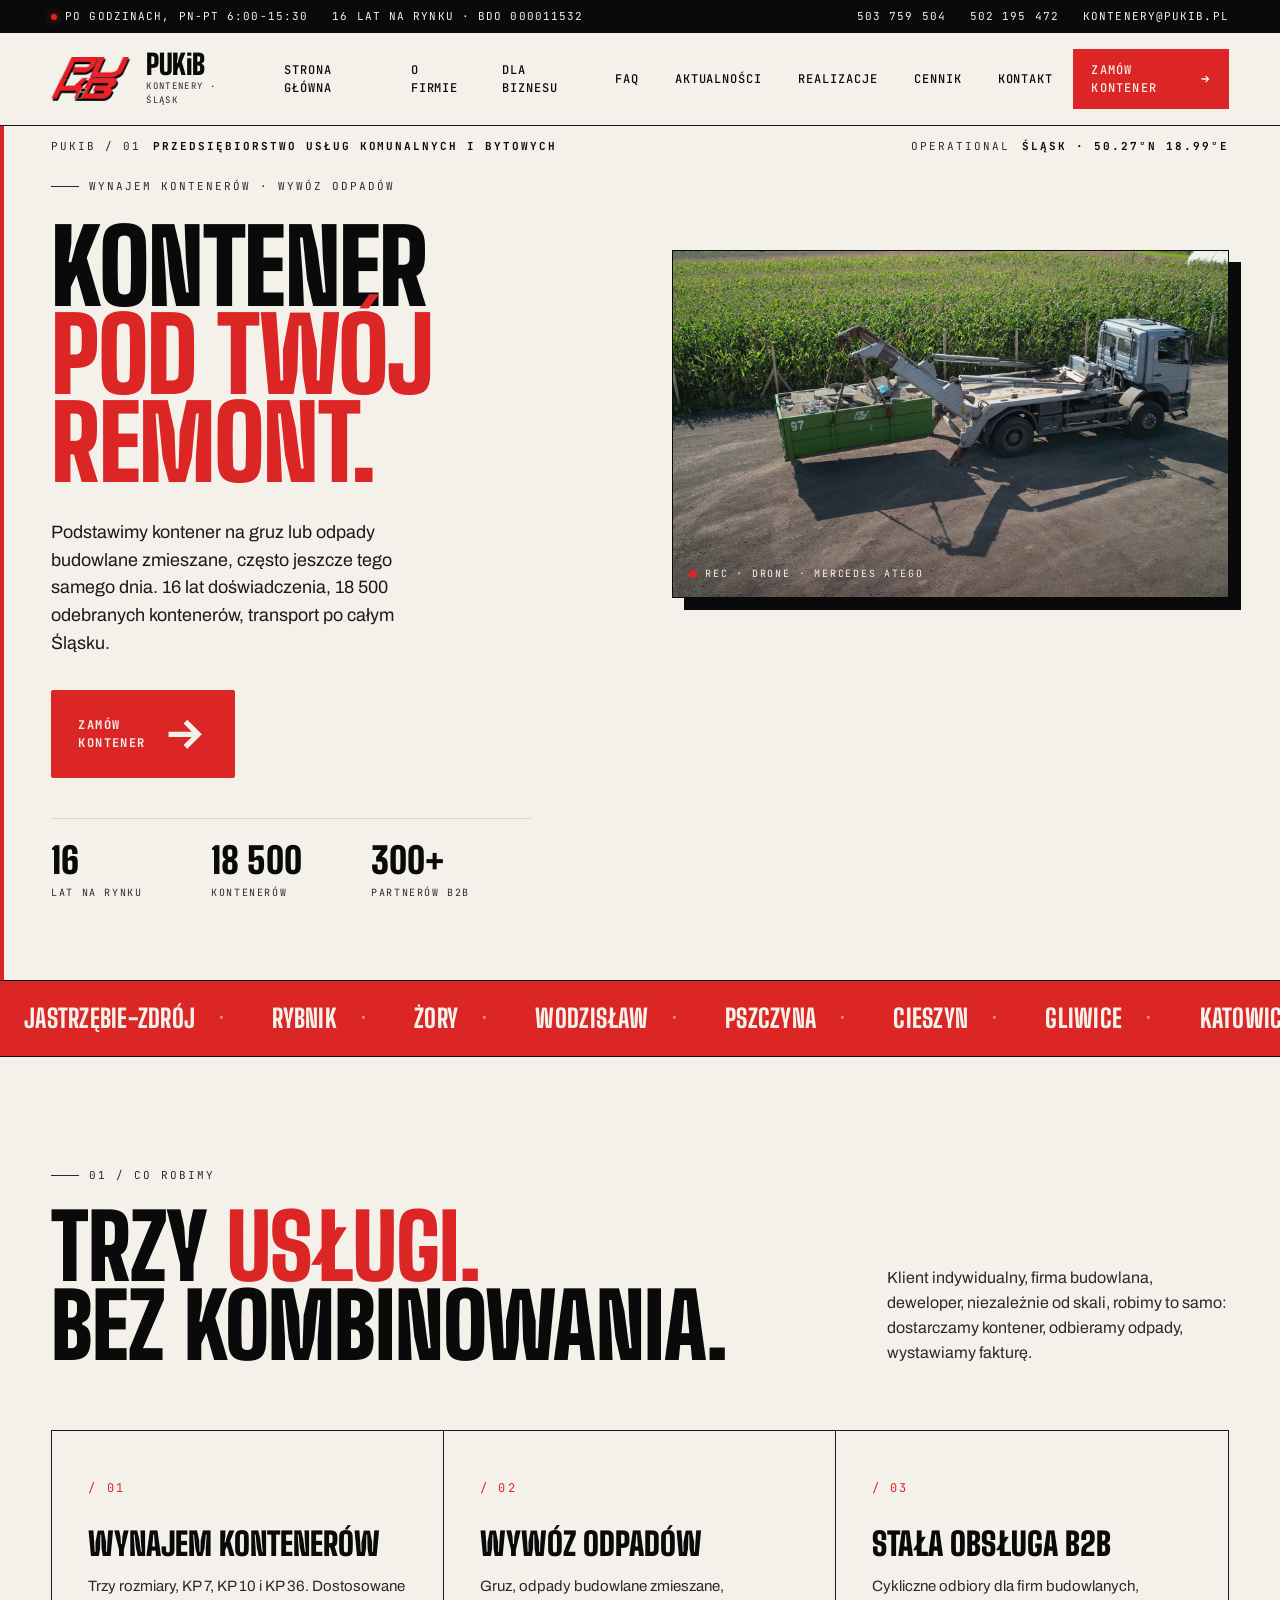
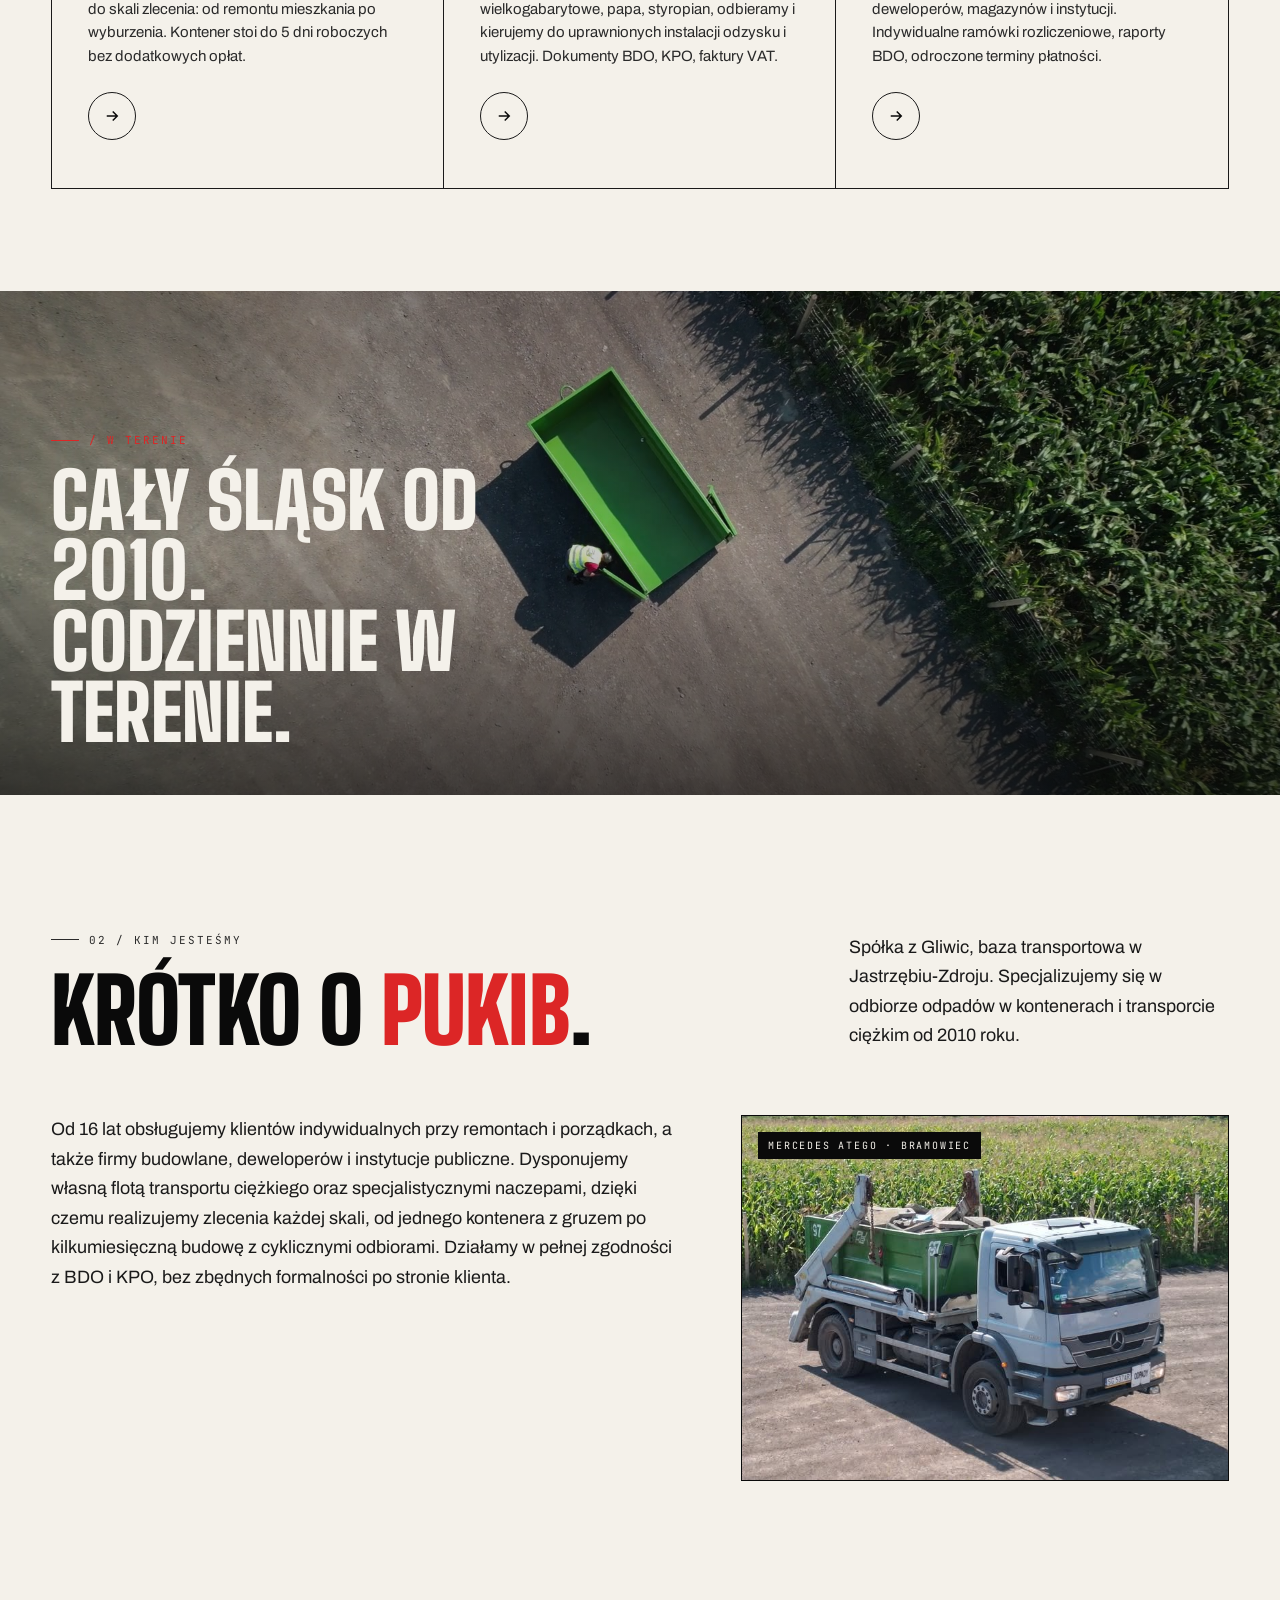
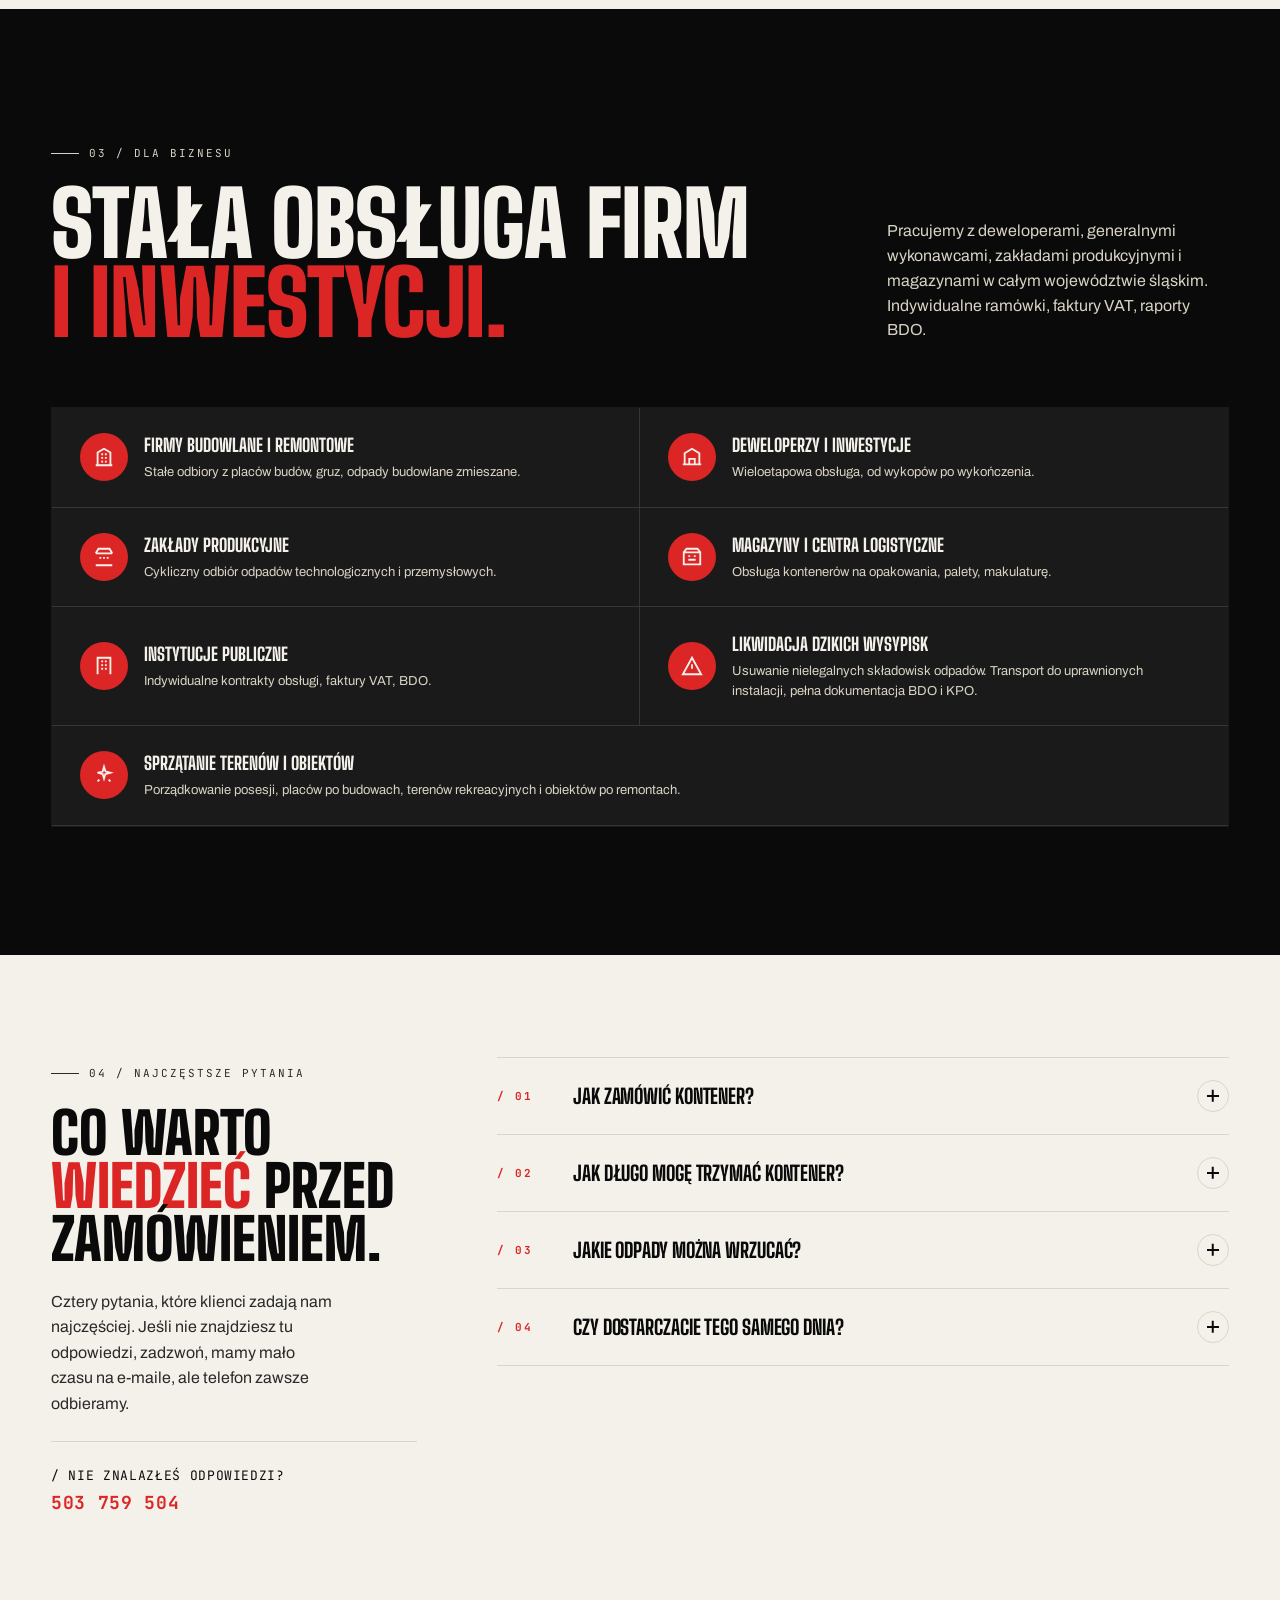
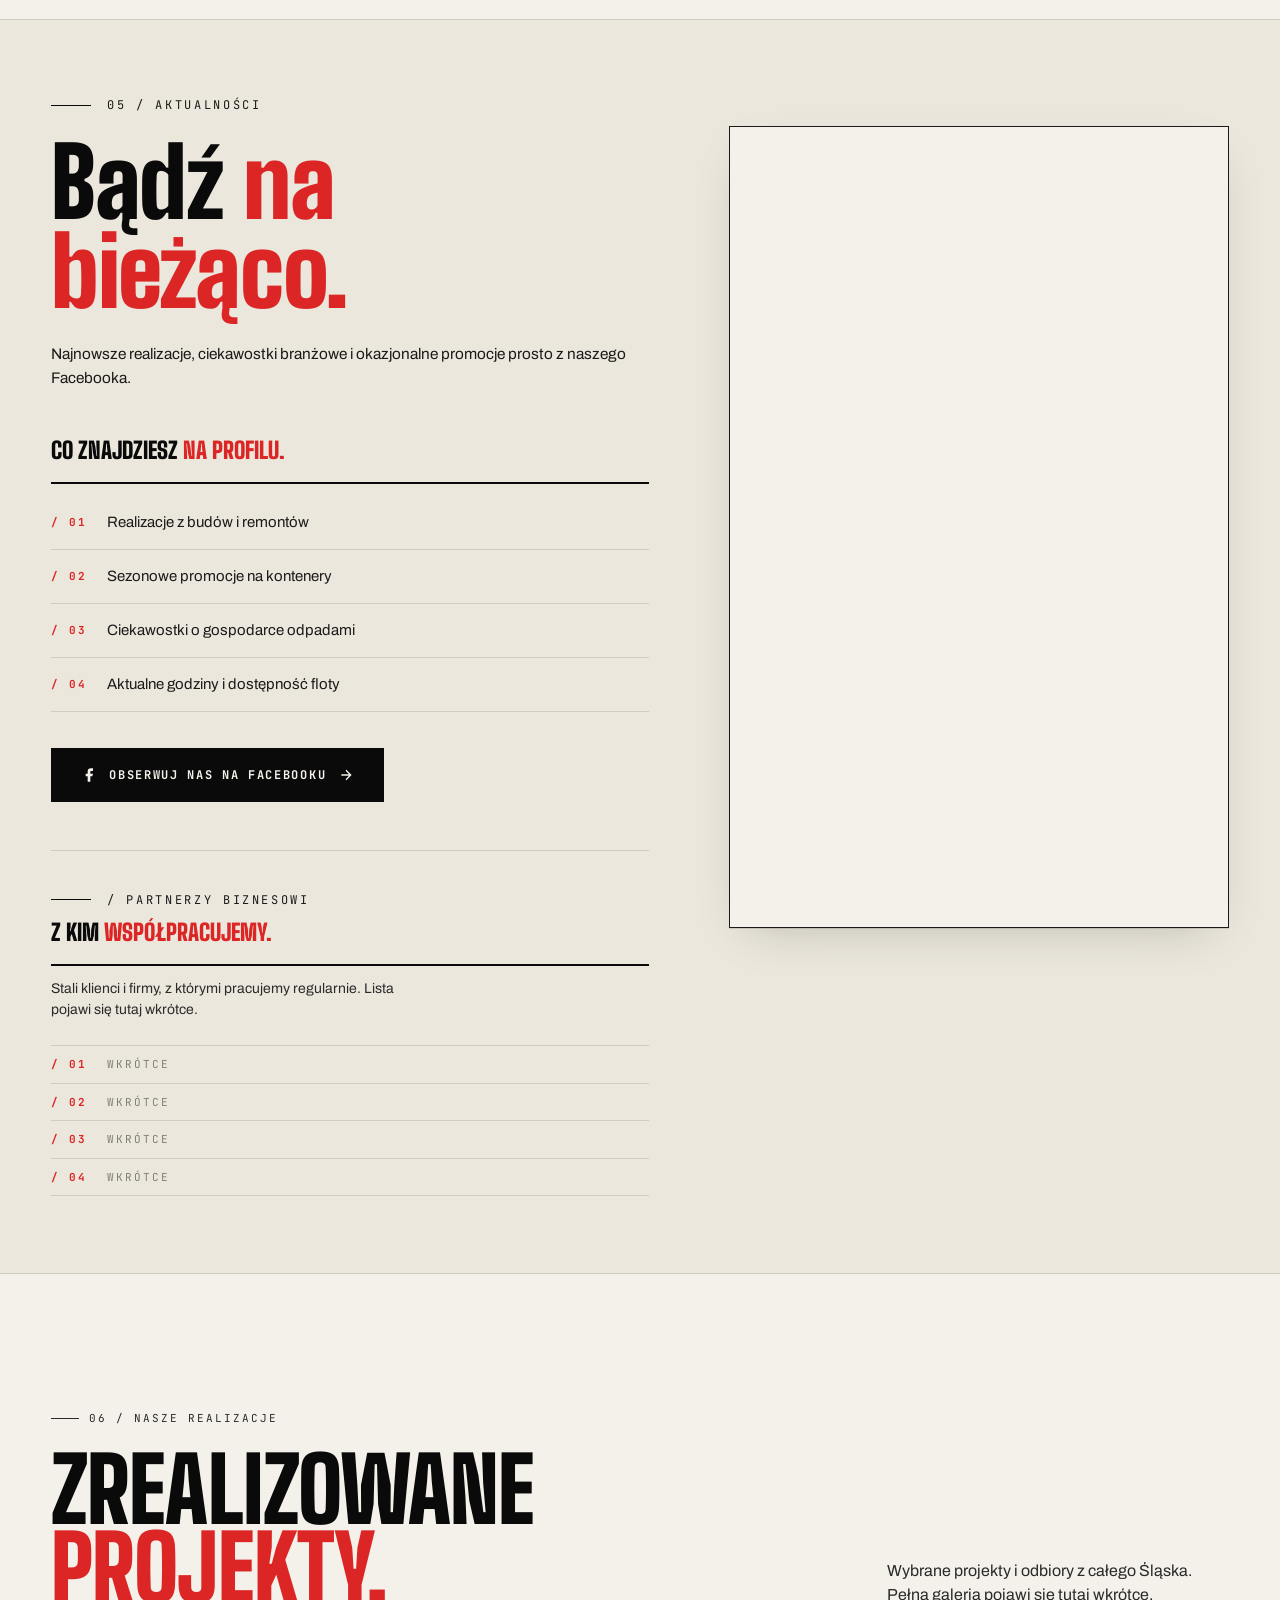
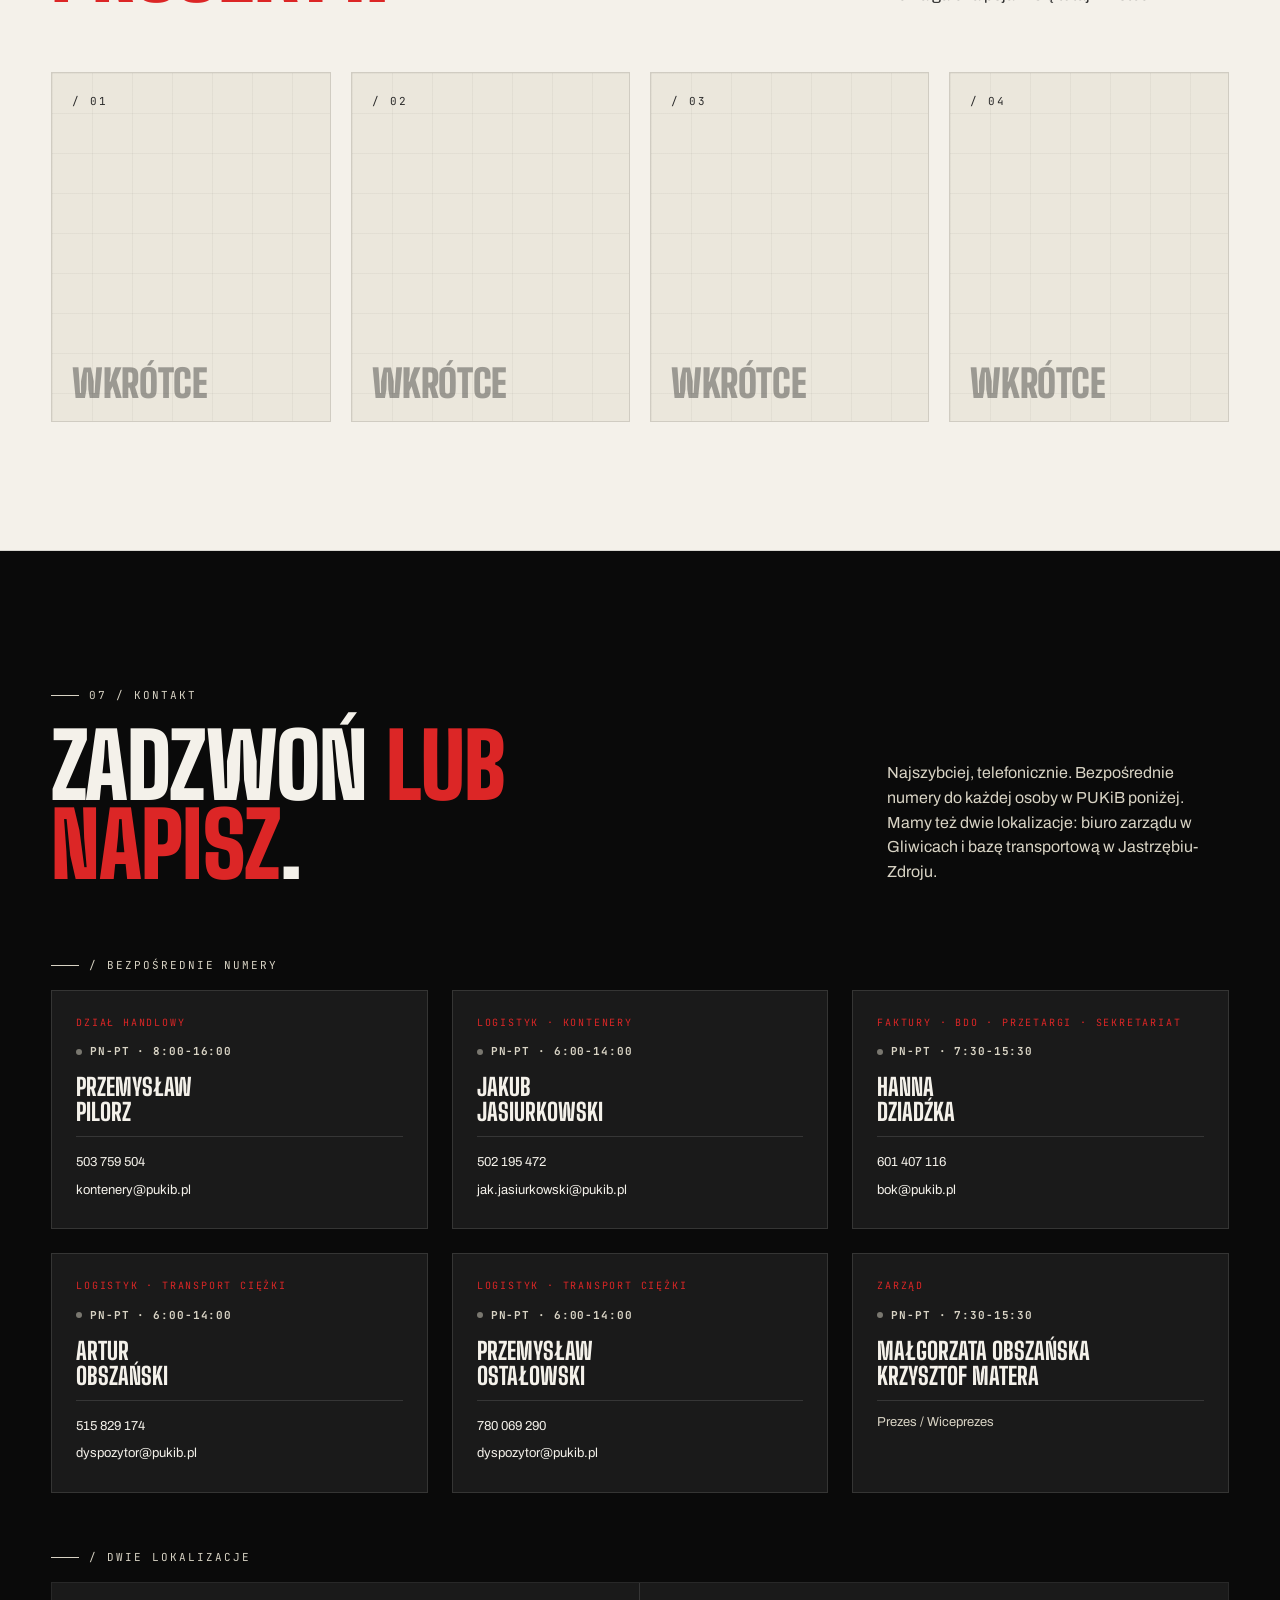
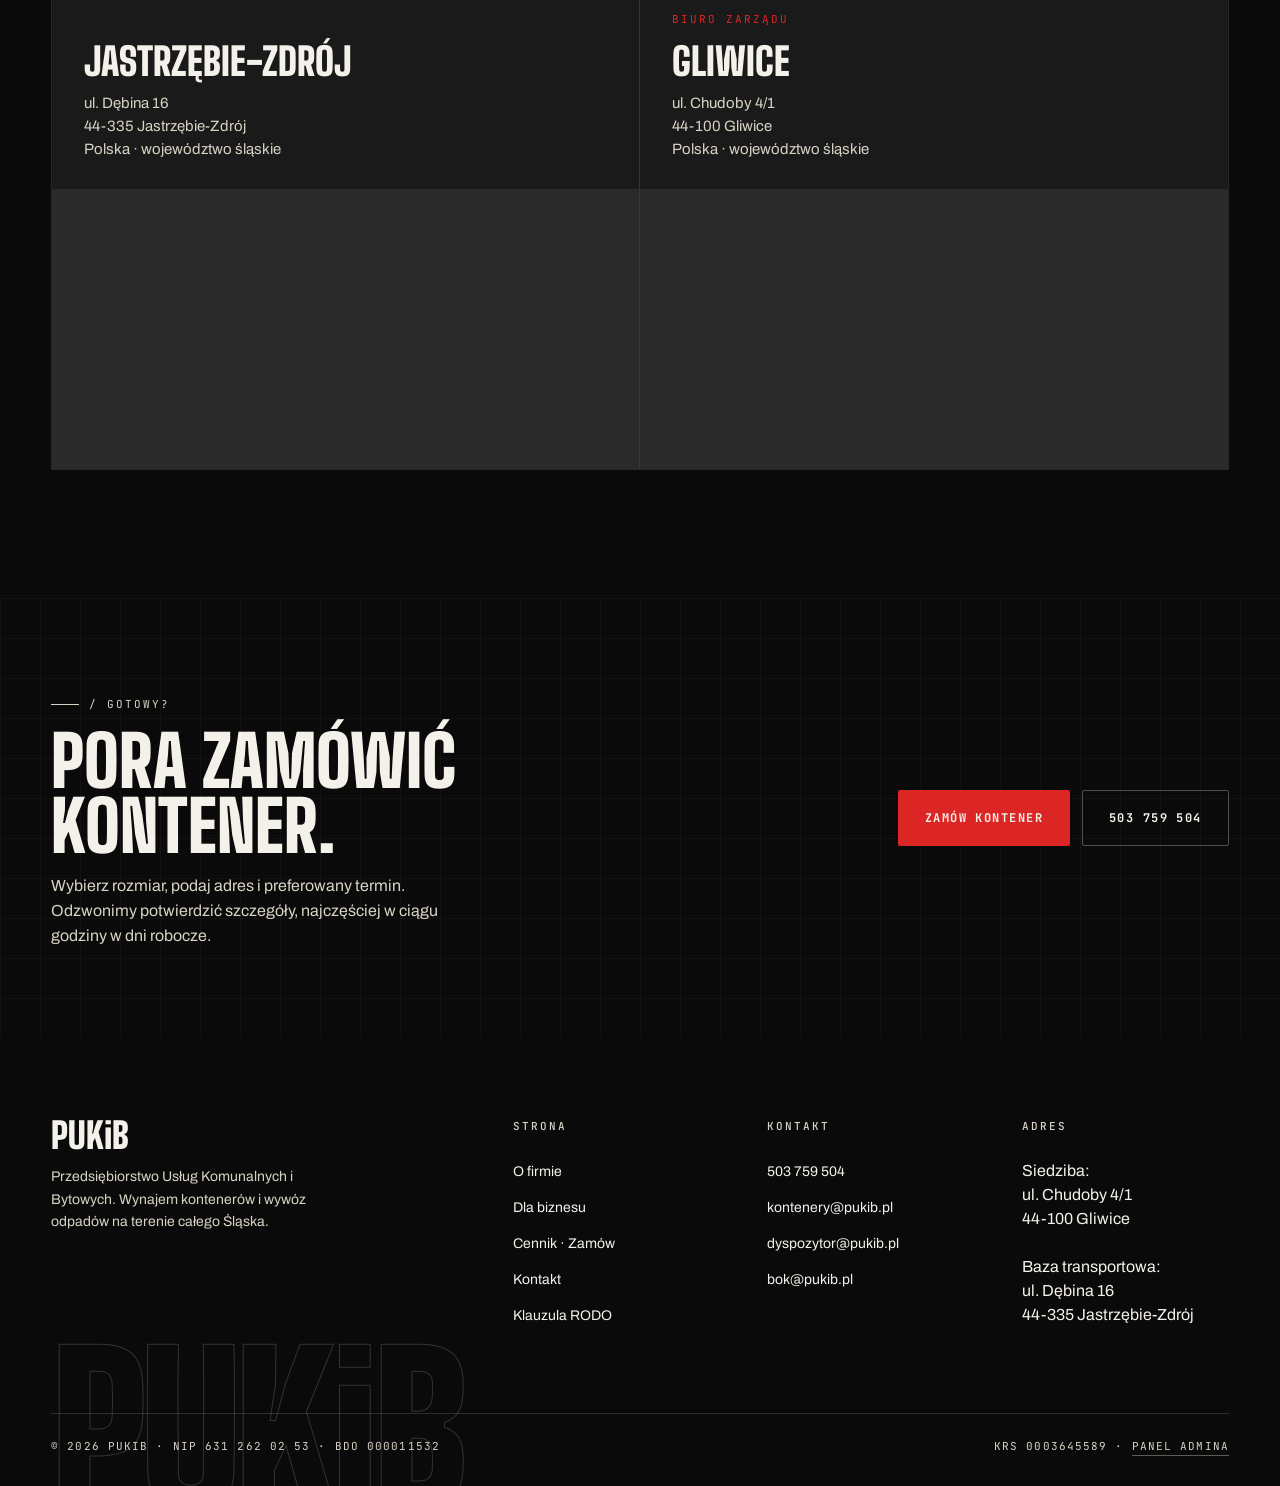
<file: index.html>
<!DOCTYPE html>
<html lang="pl">
<head>
  <meta charset="UTF-8">
  <meta name="viewport" content="width=device-width, initial-scale=1.0">

  <!-- Primary SEO -->
  <title>Kontener na gruz, wynajem kontenerów na odpady, PUKiB Śląsk, Gliwice, Jastrzębie-Zdrój, Rybnik</title>
  <meta name="description" content="Wynajem kontenerów na gruz, odpady budowlane i wielkogabarytowe. Wywóz odpadów po remoncie, kontener na śmieci budowlane. Podstawienie tego samego dnia. Gliwice, Jastrzębie-Zdrój, Rybnik, Żory, Pszczyna, Cieszyn, Skoczów, Zebrzydowice. 16 lat doświadczenia, BDO 000011532.">
  <meta name="keywords" content="kontener na gruz, wynajem kontenerów na odpady, wywóz gruzu, kontener na śmieci budowlane, kontenery budowlane, wywóz odpadów budowlanych, kontener na odpady budowlane, kontener na remont, wywóz odpadów po remoncie, kontener na gruz Jastrzębie, kontener na gruz Żory, kontener na gruz Rybnik, kontener na gruz Gliwice, kontener na gruz Cieszyn, kontener na gruz Pszczyna, kontener na gruz Skoczów, kontener na gruz Zebrzydowice, wywóz gruzu Śląsk, kontener na odpady cena, wynajem kontenera cena, tani kontener na gruz, szybki wywóz gruzu, kontener podstawienie tego samego dnia, zamów kontener online, gdzie wyrzucić odpady po remoncie, ile kosztuje kontener na gruz, jaki kontener na remont mieszkania, odpady budowlane gdzie wyrzucić, PUKiB, BDO, KP 7, KP 10, KP 36">
  <meta name="author" content="PUKiB Sp. z o.o.">
  <meta name="robots" content="index, follow">
  <meta name="language" content="Polish">
  <link rel="canonical" href="https://pukib.pl/">

  <!-- Open Graph (Facebook, WhatsApp, LinkedIn) -->
  <meta property="og:type" content="website">
  <meta property="og:url" content="https://pukib.pl/">
  <meta property="og:site_name" content="PUKiB">
  <meta property="og:title" content="PUKiB, Kontenery i wywóz odpadów na Śląsku">
  <meta property="og:description" content="Wynajem kontenerów na gruz i odpady budowlane. Wywóz odpadów z całego Śląska. 16 lat doświadczenia, 18 500 odebranych kontenerów.">
  <meta property="og:image" content="https://pukib.pl/assets/img/og-image.jpg">
  <meta property="og:image:width" content="1200">
  <meta property="og:image:height" content="630">
  <meta property="og:locale" content="pl_PL">

  <!-- Twitter / X -->
  <meta name="twitter:card" content="summary_large_image">
  <meta name="twitter:title" content="PUKiB, Kontenery i wywóz odpadów na Śląsku">
  <meta name="twitter:description" content="Wynajem kontenerów na gruz i odpady budowlane. Wywóz odpadów z całego Śląska.">
  <meta name="twitter:image" content="https://pukib.pl/assets/img/og-image.jpg">

  <!-- Theme color (mobile browser bar) -->
  <meta name="theme-color" content="#c0392b">

  <!-- Favicons -->
  <link rel="icon" type="image/x-icon" href="/favicon.ico">
  <link rel="icon" type="image/png" sizes="16x16" href="/assets/img/favicon-16x16.png">
  <link rel="icon" type="image/png" sizes="32x32" href="/assets/img/favicon-32x32.png">
  <link rel="icon" type="image/png" sizes="48x48" href="/assets/img/favicon-48x48.png">
  <link rel="apple-touch-icon" sizes="180x180" href="/assets/img/apple-touch-icon.png">
  <link rel="manifest" href="/site.webmanifest">

  <!-- Fonts preconnect -->
  <link rel="preconnect" href="https://fonts.googleapis.com">
  <link rel="preconnect" href="https://fonts.gstatic.com" crossorigin>

  <!-- Stylesheets -->
  <link rel="stylesheet" href="css/style.css">
  <link rel="stylesheet" href="css/home.css">
  <link rel="stylesheet" href="css/pages.css">
  <link rel="stylesheet" href="css/admin.css">

  <!-- Structured Data: LocalBusiness (Google maps, knowledge panel, local search) -->
  <script type="application/ld+json">
  {
    "@context": "https://schema.org",
    "@type": "LocalBusiness",
    "name": "PUKiB Sp. z o.o.",
    "legalName": "Przedsiębiorstwo Usług Komunalnych i Bytowych Sp. z o.o.",
    "url": "https://pukib.pl",
    "logo": "https://pukib.pl/assets/img/logo.png",
    "image": "https://pukib.pl/assets/img/og-image.jpg",
    "description": "Wynajem kontenerów na gruz i odpady budowlane. Wywóz odpadów z całego Śląska. 16 lat doświadczenia.",
    "telephone": "+48503759504",
    "email": "kontenery@pukib.pl",
    "foundingDate": "2010",
    "address": [
      {
        "@type": "PostalAddress",
        "streetAddress": "ul. Chudoby 4/1",
        "addressLocality": "Gliwice",
        "postalCode": "44-100",
        "addressRegion": "śląskie",
        "addressCountry": "PL"
      },
      {
        "@type": "PostalAddress",
        "streetAddress": "ul. Dębina 16",
        "addressLocality": "Jastrzębie-Zdrój",
        "postalCode": "44-335",
        "addressRegion": "śląskie",
        "addressCountry": "PL"
      }
    ],
    "geo": {
      "@type": "GeoCoordinates",
      "latitude": "50.2945",
      "longitude": "18.6714"
    },
    "areaServed": [
      {"@type": "City", "name": "Gliwice"},
      {"@type": "City", "name": "Jastrzębie-Zdrój"},
      {"@type": "City", "name": "Rybnik"},
      {"@type": "City", "name": "Żory"},
      {"@type": "City", "name": "Wodzisław Śląski"},
      {"@type": "City", "name": "Pszczyna"},
      {"@type": "City", "name": "Cieszyn"},
      {"@type": "City", "name": "Skoczów"},
      {"@type": "City", "name": "Zebrzydowice"},
      {"@type": "City", "name": "Katowice"},
      {"@type": "City", "name": "Tychy"},
      {"@type": "City", "name": "Mikołów"},
      {"@type": "City", "name": "Zabrze"},
      {"@type": "City", "name": "Bielsko-Biała"},
      {"@type": "City", "name": "Knurów"},
      {"@type": "City", "name": "Mysłowice"},
      {"@type": "City", "name": "Racibórz"},
      {"@type": "AdministrativeArea", "name": "województwo śląskie"}
    ],
    "openingHoursSpecification": {
      "@type": "OpeningHoursSpecification",
      "dayOfWeek": ["Monday", "Tuesday", "Wednesday", "Thursday", "Friday"],
      "opens": "06:00",
      "closes": "15:30"
    },
    "sameAs": [
      "https://www.facebook.com/p/PUKiB-Sp-zoo-61550223431423/"
    ],
    "priceRange": "$$",
    "identifier": [
      {"@type": "PropertyValue", "propertyID": "NIP", "value": "6312620253"},
      {"@type": "PropertyValue", "propertyID": "BDO", "value": "000011532"},
      {"@type": "PropertyValue", "propertyID": "KRS", "value": "0003645589"}
    ]
  }
  </script>

  <!-- Structured Data: FAQPage (rich snippets w Google dla pytań z sekcji FAQ) -->
  <script type="application/ld+json">
  {
    "@context": "https://schema.org",
    "@type": "FAQPage",
    "mainEntity": [
      {
        "@type": "Question",
        "name": "Jak zamówić kontener?",
        "acceptedAnswer": {
          "@type": "Answer",
          "text": "Najszybciej, telefonicznie pod numerem 503 759 504 lub 502 195 472. Możesz też napisać na kontenery@pukib.pl lub skorzystać z formularza zamówienia. Zwykle odpowiadamy w ciągu godziny w dni robocze."
        }
      },
      {
        "@type": "Question",
        "name": "Jak długo mogę trzymać kontener?",
        "acceptedAnswer": {
          "@type": "Answer",
          "text": "Kontener może stać na Twojej posesji do 5 dni roboczych bez dodatkowych opłat. Jeśli potrzebujesz na dłużej, doliczamy 25 zł netto za każde rozpoczęte 24 godziny dzierżawy."
        }
      },
      {
        "@type": "Question",
        "name": "Jakie odpady można wrzucać?",
        "acceptedAnswer": {
          "@type": "Answer",
          "text": "Odbieramy odpady budowlane zmieszane, gruz, wielkogabarytowe oraz zielone (gałęzie, trawa). Należy pamiętać o niemieszaniu poszczególnych frakcji odpadów, dokładny rodzaj uzgadniamy przy zamawianiu kontenera. Papę, styropian, wełnę mineralną, makulaturę, tworzywa sztuczne i szkło również odbieramy, w tych przypadkach prosimy o kontakt w celu indywidualnej wyceny."
        }
      },
      {
        "@type": "Question",
        "name": "Czy dostarczacie tego samego dnia?",
        "acceptedAnswer": {
          "@type": "Answer",
          "text": "Tak, w miarę dostępności floty. Dla zgłoszeń odebranych w godzinach porannych zwykle udaje nam się podstawić kontener jeszcze tego samego dnia. W pozostałych przypadkach realizujemy zamówienie następnego dnia roboczego. Płatność przelewem na podstawie faktury VAT, dla stałych klientów ramówki i odroczone terminy."
        }
      }
    ]
  }
  </script>
</head>
<body>

  <div class="topbar">
    <div class="topbar-left">
      <span><span class="topbar-dot" data-hours-dot></span><span data-hours-label>Pracujemy</span>, pn-pt 6:00-15:30</span>
      <span class="topbar-hide-mobile">16 lat na rynku · BDO 000011532</span>
    </div>
    <div class="topbar-right">
      <a href="tel:503759504" class="topbar-link">503 759 504</a>
      <a href="tel:502195472" class="topbar-link topbar-hide-mobile">502 195 472</a>
      <a href="mailto:kontenery@pukib.pl" class="topbar-link">kontenery@pukib.pl</a>
    </div>
  </div>

  <header class="header">
    <a href="#hero" class="brand">
      <img src="assets/img/logo.png" alt="" class="brand-logo">
      <div>
        <div class="brand-text">PUKiB</div>
        <div class="brand-sub">Kontenery · Śląsk</div>
      </div>
    </a>
    <button class="nav-toggle" aria-label="Menu" aria-expanded="false"><span></span></button>
    <nav class="nav">
      <a href="#hero">Strona główna</a>
      <a href="#o-nas">O firmie</a>
      <a href="#biznes">Dla biznesu</a>
      <a href="#faq">FAQ</a>
      <a href="#fb">Aktualności</a>
      <a href="#realizacje">Realizacje</a>
      <a href="cennik.html#cennik">Cennik</a>
      <a href="#kontakt">Kontakt</a>
      <a href="cennik.html#zamow" class="nav-cta">
        Zamów kontener
        <svg viewBox="0 0 24 24" fill="none" stroke="currentColor" stroke-width="2.5"><path d="M5 12h14M13 6l6 6-6 6"/></svg>
      </a>
    </nav>
  </header>

  <!-- HERO -->
  <section class="hero" id="hero">
    <div class="hero-tags">
      <div class="tag-block">
        <span>PUKiB / 01</span>
        <strong>Przedsiębiorstwo Usług Komunalnych i Bytowych</strong>
      </div>
      <div class="tag-block" style="text-align:right;">
        <span>OPERATIONAL</span>
        <strong>Śląsk · 50.27°N 18.99°E</strong>
      </div>
    </div>

    <div class="hero-grid">
      <div class="hero-text">
        <div class="kicker">Wynajem kontenerów · Wywóz odpadów</div>
        <h1 class="hero-title">
          Kontener
          <em>pod twój<br>remont.</em>
        </h1>
        <p class="hero-lead">
          Podstawimy kontener na gruz lub odpady budowlane zmieszane,
          często jeszcze tego samego dnia. 16 lat doświadczenia,
          18 500 odebranych kontenerów, transport po całym Śląsku.
        </p>
        <div class="hero-cta">
          <a href="cennik.html#zamow" class="btn btn-primary">
            Zamów kontener
            <svg viewBox="0 0 24 24" fill="none" stroke="currentColor" stroke-width="2.5"><path d="M5 12h14M13 6l6 6-6 6"/></svg>
          </a>
          <a href="cennik.html" class="btn btn-ghost">Sprawdź cennik</a>
        </div>
        <div class="hero-stats">
          <div class="hero-stat">
            <div class="num">16</div>
            <div class="label">lat na rynku</div>
          </div>
          <div class="hero-stat">
            <div class="num">18 500</div>
            <div class="label">kontenerów</div>
          </div>
          <div class="hero-stat">
            <div class="num">300+</div>
            <div class="label">partnerów B2B</div>
          </div>
        </div>
      </div>

      <div class="hero-video-frame" data-hero-video-wrap>
        <img class="hero-poster" src="assets/posters/hero.jpg" alt="">
        <video data-hero-video autoplay muted loop playsinline preload="metadata" poster="assets/posters/hero.jpg">
          <source src="assets/videos/hero.mp4" type="video/mp4">
        </video>
        <div class="hero-video-caption">
          <span class="dot"></span>
          REC · DRONE · MERCEDES ATEGO
        </div>
      </div>
    </div>
  </section>

  <!-- City marquee -->
  <div class="marquee" aria-hidden="true">
    <div class="marquee-track">
      <span>Jastrzębie-Zdrój</span>
      <span>Rybnik</span>
      <span>Żory</span>
      <span>Wodzisław</span>
      <span>Pszczyna</span>
      <span>Cieszyn</span>
      <span>Gliwice</span>
      <span>Katowice</span>
      <span>Tychy</span>
      <span>Mikołów</span>
      <span>Zabrze</span>
      <span>Bielsko-Biała</span>
      <span>Knurów</span>
      <span>Mysłowice</span>
      <span>Racibórz</span>
    </div>
  </div>

  <!-- Services -->
  <section class="services">
    <div class="services-inner">
      <div class="section-head">
        <div>
          <div class="kicker">01 / Co robimy</div>
          <h2 class="section-title">Trzy <em>usługi.</em><br>Bez kombinowania.</h2>
        </div>
        <p class="section-intro">Klient indywidualny, firma budowlana, deweloper, niezależnie od skali, robimy to samo: dostarczamy kontener, odbieramy odpady, wystawiamy fakturę.</p>
      </div>

      <div class="services-grid">
        <div class="service-card">
          <div class="num">/ 01</div>
          <h3>Wynajem kontenerów</h3>
          <p>Trzy rozmiary, KP 7, KP 10 i KP 36. Dostosowane do skali zlecenia: od remontu mieszkania po wyburzenia. Kontener stoi do 5 dni roboczych bez dodatkowych opłat.</p>
          <a href="cennik.html#zamow" class="arrow" aria-label="Zamów kontener">
            <svg viewBox="0 0 24 24"><path d="M5 12h14M13 6l6 6-6 6"/></svg>
          </a>
        </div>
        <div class="service-card">
          <div class="num">/ 02</div>
          <h3>Wywóz odpadów</h3>
          <p>Gruz, odpady budowlane zmieszane, wielkogabarytowe, papa, styropian, odbieramy i kierujemy do uprawnionych instalacji odzysku i utylizacji. Dokumenty BDO, KPO, faktury VAT.</p>
          <a href="cennik.html" class="arrow" aria-label="Sprawdź cennik">
            <svg viewBox="0 0 24 24"><path d="M5 12h14M13 6l6 6-6 6"/></svg>
          </a>
        </div>
        <div class="service-card">
          <div class="num">/ 03</div>
          <h3>Stała obsługa B2B</h3>
          <p>Cykliczne odbiory dla firm budowlanych, deweloperów, magazynów i instytucji. Indywidualne ramówki rozliczeniowe, raporty BDO, odroczone terminy płatności.</p>
          <a href="#biznes" class="arrow" aria-label="Dla biznesu">
            <svg viewBox="0 0 24 24"><path d="M5 12h14M13 6l6 6-6 6"/></svg>
          </a>
        </div>
      </div>
    </div>
  </section>

  <!-- Interstitial video strip -->
  <section class="interstitial" data-hero-video-wrap>
    <img class="interstitial-poster" src="assets/posters/secondary.jpg" alt="">
    <video data-hero-video autoplay muted loop playsinline preload="metadata">
      <source src="assets/videos/secondary.mp4" type="video/mp4">
    </video>
    <div class="interstitial-overlay"></div>
    <div class="interstitial-content">
      <div class="kicker">/ W terenie</div>
      <h2>Cały Śląsk od 2010.<br>Codziennie w terenie.</h2>
    </div>
  </section>

  <!-- O firmie compact (#o-nas) -->
  <section class="section about-compact" id="o-nas">
    <div class="container">
      <div class="section-head">
        <div>
          <div class="kicker">02 / Kim jesteśmy</div>
          <h2 class="section-title">Krótko o <em>PUKiB</em>.</h2>
        </div>
        <p class="section-intro">Spółka z Gliwic, baza transportowa w Jastrzębiu-Zdroju. Specjalizujemy się w odbiorze odpadów w kontenerach i transporcie ciężkim od 2010 roku.</p>
      </div>

      <div class="about-intro-grid">
        <div>
          <p>Od 16 lat obsługujemy klientów indywidualnych przy remontach i porządkach, a także firmy budowlane, deweloperów i instytucje publiczne. Dysponujemy własną flotą transportu ciężkiego oraz specjalistycznymi naczepami, dzięki czemu realizujemy zlecenia każdej skali, od jednego kontenera z gruzem po kilkumiesięczną budowę z cyklicznymi odbiorami. Działamy w pełnej zgodności z BDO i KPO, bez zbędnych formalności po stronie klienta.</p>
        </div>
        <div class="about-image">
          <span class="badge">Mercedes Atego · Bramowiec</span>
          <img src="assets/img/truck.jpg" alt="Samochód PUKiB z kontenerem na odpady">
        </div>
      </div>
    </div>
  </section>

  <!-- Dla biznesu compact (#biznes) -->
  <section class="section section-dark" id="biznes">
    <div class="container">
      <div class="section-head">
        <div>
          <div class="kicker">03 / Dla biznesu</div>
          <h2 class="section-title">Stała obsługa firm <em>i inwestycji.</em></h2>
        </div>
        <p class="section-intro">Pracujemy z deweloperami, generalnymi wykonawcami, zakładami produkcyjnymi i magazynami w całym województwie śląskim. Indywidualne ramówki, faktury VAT, raporty BDO.</p>
      </div>

      <div class="audience-list">
        <div class="audience-item">
          <div class="a-icon"><svg viewBox="0 0 24 24" fill="none" stroke="currentColor" stroke-width="2"><path d="M3 21h18M5 21V7l7-4 7 4v14M9 9h2M13 9h2M9 13h2M13 13h2M9 17h2M13 17h2"/></svg></div>
          <div>
            <h4>Firmy budowlane i remontowe</h4>
            <p>Stałe odbiory z placów budów, gruz, odpady budowlane zmieszane.</p>
          </div>
        </div>
        <div class="audience-item">
          <div class="a-icon"><svg viewBox="0 0 24 24" fill="none" stroke="currentColor" stroke-width="2"><path d="M2 20h20M4 20V8l8-5 8 5v12M9 20v-6h6v6"/></svg></div>
          <div>
            <h4>Deweloperzy i inwestycje</h4>
            <p>Wieloetapowa obsługa, od wykopów po wykończenia.</p>
          </div>
        </div>
        <div class="audience-item">
          <div class="a-icon"><svg viewBox="0 0 24 24" fill="none" stroke="currentColor" stroke-width="2"><path d="M3 21h18M3 8h18M3 8l3-5h12l3 5M7 13h2M11 13h2M15 13h2"/></svg></div>
          <div>
            <h4>Zakłady produkcyjne</h4>
            <p>Cykliczny odbiór odpadów technologicznych i przemysłowych.</p>
          </div>
        </div>
        <div class="audience-item">
          <div class="a-icon"><svg viewBox="0 0 24 24" fill="none" stroke="currentColor" stroke-width="2"><path d="M3 7h18v13H3zM3 7l3-4h12l3 4M8 11h2M14 11h2M8 15h8"/></svg></div>
          <div>
            <h4>Magazyny i centra logistyczne</h4>
            <p>Obsługa kontenerów na opakowania, palety, makulaturę.</p>
          </div>
        </div>
        <div class="audience-item">
          <div class="a-icon"><svg viewBox="0 0 24 24" fill="none" stroke="currentColor" stroke-width="2"><path d="M5 21V3h14v18M9 7h2M13 7h2M9 11h2M13 11h2M9 15h2M13 15h2"/></svg></div>
          <div>
            <h4>Instytucje publiczne</h4>
            <p>Indywidualne kontrakty obsługi, faktury VAT, BDO.</p>
          </div>
        </div>
        <div class="audience-item">
          <div class="a-icon"><svg viewBox="0 0 24 24" fill="none" stroke="currentColor" stroke-width="2"><path d="M12 3L2 21h20L12 3z"/><path d="M12 10v5M12 18h0.01"/></svg></div>
          <div>
            <h4>Likwidacja dzikich wysypisk</h4>
            <p>Usuwanie nielegalnych składowisk odpadów. Transport do uprawnionych instalacji, pełna dokumentacja BDO i KPO.</p>
          </div>
        </div>
        <div class="audience-item" style="grid-column: 1 / -1; border-right: none;">
          <div class="a-icon"><svg viewBox="0 0 24 24" fill="none" stroke="currentColor" stroke-width="2"><path d="M12 3l1.5 5L19 9.5l-5.5 1.5L12 16l-1.5-5L5 9.5l5.5-1z"/><path d="M5 19l2-2M19 19l-2-2"/></svg></div>
          <div>
            <h4>Sprzątanie terenów i obiektów</h4>
            <p>Porządkowanie posesji, placów po budowach, terenów rekreacyjnych i obiektów po remontach.</p>
          </div>
        </div>
      </div>
    </div>
  </section>

  <!-- FAQ -->
  <section class="faq-home" id="faq">
    <div class="faq-home-inner">
      <div class="faq-home-head">
        <div class="kicker">04 / Najczęstsze pytania</div>
        <h2>Co warto <em>wiedzieć</em> przed zamówieniem.</h2>
        <p>Cztery pytania, które klienci zadają nam najczęściej. Jeśli nie znajdziesz tu odpowiedzi, zadzwoń, mamy mało czasu na e-maile, ale telefon zawsze odbieramy.</p>
        <div class="contact-line">
          / NIE ZNALAZŁEŚ ODPOWIEDZI?
          <a href="tel:503759504">503 759 504</a>
        </div>
      </div>

      <div class="faq-list" data-faq>
        <div class="faq-item">
          <button class="faq-q" data-faq-q aria-expanded="false">
            <span class="num">/ 01</span>
            <span class="question">Jak zamówić kontener?</span>
            <span class="toggle" aria-hidden="true"></span>
          </button>
          <div class="faq-a"><div class="faq-a-inner"><p>Najszybciej, telefonicznie pod numerem <a href="tel:503759504" style="color:var(--red);font-weight:700;">503 759 504</a> lub <a href="tel:502195472" style="color:var(--red);font-weight:700;">502 195 472</a>. Możesz też napisać na <a href="mailto:kontenery@pukib.pl" style="color:var(--red);font-weight:700;">kontenery@pukib.pl</a> lub skorzystać z <a href="cennik.html#zamow" style="color:var(--red);font-weight:700;">formularza zamówienia</a>. Zwykle odpowiadamy w ciągu godziny w dni robocze.</p></div></div>
        </div>

        <div class="faq-item">
          <button class="faq-q" data-faq-q aria-expanded="false">
            <span class="num">/ 02</span>
            <span class="question">Jak długo mogę trzymać kontener?</span>
            <span class="toggle" aria-hidden="true"></span>
          </button>
          <div class="faq-a"><div class="faq-a-inner"><p>Kontener może stać na Twojej posesji do <strong>5 dni roboczych bez dodatkowych opłat</strong>. Jeśli potrzebujesz na dłużej, doliczamy 25 zł netto za każde rozpoczęte 24 godziny dzierżawy.</p></div></div>
        </div>

        <div class="faq-item">
          <button class="faq-q" data-faq-q aria-expanded="false">
            <span class="num">/ 03</span>
            <span class="question">Jakie odpady można wrzucać?</span>
            <span class="toggle" aria-hidden="true"></span>
          </button>
          <div class="faq-a"><div class="faq-a-inner"><p>Odbieramy odpady budowlane zmieszane, gruz, wielkogabarytowe oraz zielone (gałęzie, trawa). Należy pamiętać o niemieszaniu poszczególnych frakcji odpadów, dokładny rodzaj uzgadniamy przy zamawianiu kontenera. Papę, styropian, wełnę mineralną, makulaturę, tworzywa sztuczne i szkło również odbieramy, w tych przypadkach prosimy o kontakt w celu indywidualnej wyceny.</p></div></div>
        </div>

        <div class="faq-item">
          <button class="faq-q" data-faq-q aria-expanded="false">
            <span class="num">/ 04</span>
            <span class="question">Czy dostarczacie tego samego dnia?</span>
            <span class="toggle" aria-hidden="true"></span>
          </button>
          <div class="faq-a"><div class="faq-a-inner"><p>Tak, w miarę dostępności floty. Dla zgłoszeń odebranych w godzinach porannych zwykle udaje nam się podstawić kontener jeszcze tego samego dnia. W pozostałych przypadkach realizujemy zamówienie następnego dnia roboczego. Płatność przelewem na podstawie faktury VAT, dla stałych klientów ramówki i odroczone terminy.</p></div></div>
        </div>
      </div>
    </div>
  </section>

  <!-- Facebook section: left column (header + info) + iframe spanning full height -->
  <section class="fb-section" id="fb">
    <div class="fb-inner">
      <div class="fb-grid">
        <!-- LEFT: full column with kicker, title, intro, sub, list, CTA -->
        <div class="fb-left">
          <div class="fb-header">
            <div class="fb-kicker">05 / Aktualności</div>
            <h2 class="fb-title">Bądź <em>na bieżąco.</em></h2>
            <p class="fb-intro">Najnowsze realizacje, ciekawostki branżowe i okazjonalne promocje prosto z naszego Facebooka.</p>
          </div>

          <div class="fb-info">
            <h3 class="fb-sub">Co znajdziesz <em>na profilu.</em></h3>

            <ul class="fb-list">
              <li><span class="num">/ 01</span><span class="txt">Realizacje z budów i remontów</span></li>
              <li><span class="num">/ 02</span><span class="txt">Sezonowe promocje na kontenery</span></li>
              <li><span class="num">/ 03</span><span class="txt">Ciekawostki o gospodarce odpadami</span></li>
              <li><span class="num">/ 04</span><span class="txt">Aktualne godziny i dostępność floty</span></li>
            </ul>

            <a href="https://www.facebook.com/p/PUKiB-Sp-zoo-61550223431423/" target="_blank" rel="noopener" class="fb-cta">
              <svg viewBox="0 0 24 24" fill="currentColor"><path d="M18 2h-3a5 5 0 0 0-5 5v3H7v4h3v8h4v-8h3l1-4h-4V7a1 1 0 0 1 1-1h3z"/></svg>
              Obserwuj nas na Facebooku
              <svg viewBox="0 0 24 24" fill="none" stroke="currentColor" stroke-width="2"><path d="M5 12h14M12 5l7 7-7 7"/></svg>
            </a>
          </div>

          <div class="fb-partners">
            <div class="fb-partners-head">
              <div class="fb-kicker">/ Partnerzy biznesowi</div>
              <h3 class="fb-sub">Z kim <em>współpracujemy.</em></h3>
              <p class="fb-partners-note">Stali klienci i firmy, z którymi pracujemy regularnie. Lista pojawi się tutaj wkrótce.</p>
            </div>
            <ul class="fb-partners-list">
              <li>
                <span class="num">/ 01</span>
                <span class="txt-placeholder">Wkrótce</span>
              </li>
              <li>
                <span class="num">/ 02</span>
                <span class="txt-placeholder">Wkrótce</span>
              </li>
              <li>
                <span class="num">/ 03</span>
                <span class="txt-placeholder">Wkrótce</span>
              </li>
              <li>
                <span class="num">/ 04</span>
                <span class="txt-placeholder">Wkrótce</span>
              </li>
            </ul>
          </div>
        </div>

        <!-- RIGHT: live iframe spanning from top -->
        <div class="fb-feed-frame">
          <iframe
            src="https://www.facebook.com/plugins/page.php?href=https%3A%2F%2Fwww.facebook.com%2Fp%2FPUKiB-Sp-zoo-61550223431423%2F&tabs=timeline&width=500&height=800&small_header=false&adapt_container_width=true&hide_cover=false&show_facepile=true"
            width="500" height="800"
            style="border:none;overflow:hidden;max-width:100%;"
            scrolling="no" frameborder="0"
            allowfullscreen="true"
            allow="autoplay; clipboard-write; encrypted-media; picture-in-picture; web-share"
            loading="lazy"
            title="PUKiB na Facebooku, najnowsze posty"></iframe>
        </div>
      </div>
    </div>
  </section>

  <!-- Nasze realizacje (#realizacje) -->
  <section class="section section-realizacje" id="realizacje">
    <div class="container">
      <div class="section-head reveal">
        <div>
          <div class="kicker">06 / Nasze realizacje</div>
          <h2 class="section-title">Zrealizowane <em>projekty.</em></h2>
        </div>
        <p class="section-intro">Wybrane projekty i odbiory z całego Śląska. Pełna galeria pojawi się tutaj wkrótce.</p>
      </div>

      <div class="realizacje-grid reveal-stagger">
        <div class="realizacja-slot" aria-hidden="true">
          <div class="realizacja-placeholder">
            <span class="rp-num">/ 01</span>
            <span class="rp-label">Wkrótce</span>
          </div>
        </div>
        <div class="realizacja-slot" aria-hidden="true">
          <div class="realizacja-placeholder">
            <span class="rp-num">/ 02</span>
            <span class="rp-label">Wkrótce</span>
          </div>
        </div>
        <div class="realizacja-slot" aria-hidden="true">
          <div class="realizacja-placeholder">
            <span class="rp-num">/ 03</span>
            <span class="rp-label">Wkrótce</span>
          </div>
        </div>
        <div class="realizacja-slot" aria-hidden="true">
          <div class="realizacja-placeholder">
            <span class="rp-num">/ 04</span>
            <span class="rp-label">Wkrótce</span>
          </div>
        </div>
      </div>
    </div>
  </section>

  <!-- Kontakt (#kontakt) -->
  <section class="section section-dark" id="kontakt">
    <div class="container">
      <div class="section-head">
        <div>
          <div class="kicker">07 / Kontakt</div>
          <h2 class="section-title">Zadzwoń <em>lub napisz</em>.</h2>
        </div>
        <p class="section-intro">Najszybciej, telefonicznie. Bezpośrednie numery do każdej osoby w PUKiB poniżej. Mamy też dwie lokalizacje: biuro zarządu w Gliwicach i bazę transportową w Jastrzębiu-Zdroju.</p>
      </div>

      <!-- Team / direct contacts -->
      <div class="kicker" style="margin-bottom:16px; color:var(--paper-3);">/ Bezpośrednie numery</div>
      <div class="team-grid" style="margin-bottom:48px;">
        <!-- Row 1: Dział handlowy / Jakub (kontenery) / Hanna (administracja) -->
        <div class="team-card" style="background:var(--ink-2); border-color:rgba(244,241,234,0.12);">
          <div class="role">Dział Handlowy</div>
          <div class="hours">PN-PT · 8:00-16:00</div>
          <div class="name" style="color:var(--paper);">Przemysław<br>Pilorz</div>
          <div class="contact">
            <a href="tel:503759504">503 759 504</a>
            <a href="mailto:kontenery@pukib.pl">kontenery@pukib.pl</a>
          </div>
        </div>
        <div class="team-card" style="background:var(--ink-2); border-color:rgba(244,241,234,0.12);">
          <div class="role">Logistyk · Kontenery</div>
          <div class="hours">PN-PT · 6:00-14:00</div>
          <div class="name" style="color:var(--paper);">Jakub<br>Jasiurkowski</div>
          <div class="contact">
            <a href="tel:502195472">502 195 472</a>
            <a href="mailto:jak.jasiurkowski@pukib.pl">jak.jasiurkowski@pukib.pl</a>
          </div>
        </div>
        <div class="team-card" style="background:var(--ink-2); border-color:rgba(244,241,234,0.12);">
          <div class="role">Faktury · BDO · Przetargi · Sekretariat</div>
          <div class="hours">PN-PT · 7:30-15:30</div>
          <div class="name" style="color:var(--paper);">Hanna<br>Dziadźka</div>
          <div class="contact">
            <a href="tel:601407116">601 407 116</a>
            <a href="mailto:bok@pukib.pl">bok@pukib.pl</a>
          </div>
        </div>

        <!-- Row 2: Logistyk transport / Logistyk transport / Zarząd -->
        <div class="team-card" style="background:var(--ink-2); border-color:rgba(244,241,234,0.12);">
          <div class="role">Logistyk · Transport ciężki</div>
          <div class="hours">PN-PT · 6:00-14:00</div>
          <div class="name" style="color:var(--paper);">Artur<br>Obszański</div>
          <div class="contact">
            <a href="tel:515829174">515 829 174</a>
            <a href="mailto:dyspozytor@pukib.pl">dyspozytor@pukib.pl</a>
          </div>
        </div>
        <div class="team-card" style="background:var(--ink-2); border-color:rgba(244,241,234,0.12);">
          <div class="role">Logistyk · Transport ciężki</div>
          <div class="hours">PN-PT · 6:00-14:00</div>
          <div class="name" style="color:var(--paper);">Przemysław<br>Ostałowski</div>
          <div class="contact">
            <a href="tel:780069290">780 069 290</a>
            <a href="mailto:dyspozytor@pukib.pl">dyspozytor@pukib.pl</a>
          </div>
        </div>
        <div class="team-card" style="background:var(--ink-2); border-color:rgba(244,241,234,0.12);">
          <div class="role">Zarząd</div>
          <div class="hours">PN-PT · 7:30-15:30</div>
          <div class="name" style="color:var(--paper);">Małgorzata Obszańska<br>Krzysztof Matera</div>
          <div class="contact">
            <span style="color:var(--paper-3);">Prezes / Wiceprezes</span>
          </div>
        </div>
      </div>

      <!-- Two locations -->
      <div class="kicker" style="margin-bottom:16px; color:var(--paper-3);">/ Dwie lokalizacje</div>
      <div class="locations-grid">
        <div class="location-card">
          <div class="location-tag" style="visibility:hidden;" aria-hidden="true">·</div>
          <h3>Jastrzębie-Zdrój</h3>
          <p>ul. Dębina 16<br>44-335 Jastrzębie-Zdrój<br>Polska · województwo śląskie</p>
          <div class="location-map">
            <iframe
              src="https://www.google.com/maps?q=ul.+D%C4%99bina+16,+44-335+Jastrz%C4%99bie-Zdr%C3%B3j&output=embed"
              loading="lazy"
              allowfullscreen=""
              referrerpolicy="no-referrer-when-downgrade"
              title="Mapa, Jastrzębie-Zdrój, ul. Dębina 16"></iframe>
          </div>
        </div>
        <div class="location-card">
          <div class="location-tag">BIURO ZARZĄDU</div>
          <h3>Gliwice</h3>
          <p>ul. Chudoby 4/1<br>44-100 Gliwice<br>Polska · województwo śląskie</p>
          <div class="location-map">
            <iframe
              src="https://www.google.com/maps?q=ul.+Chudoby+4,+44-100+Gliwice&output=embed"
              loading="lazy"
              allowfullscreen=""
              referrerpolicy="no-referrer-when-downgrade"
              title="Mapa, Gliwice, ul. Chudoby 4/1"></iframe>
          </div>
        </div>
      </div>
    </div>
  </section>

  <!-- Final CTA -->
  <section class="cta-strip">
    <div class="cta-strip-inner">
      <div>
        <div class="kicker" style="color: var(--paper-3); margin-bottom:16px;">/ GOTOWY?</div>
        <h2>Pora zamówić kontener.</h2>
        <p>Wybierz rozmiar, podaj adres i preferowany termin. Odzwonimy potwierdzić szczegóły, najczęściej w ciągu godziny w dni robocze.</p>
      </div>
      <div class="cta-buttons">
        <a href="cennik.html#zamow" class="btn btn-primary">Zamów kontener</a>
        <a href="tel:503759504" class="btn btn-ghost">503 759 504</a>
      </div>
    </div>
  </section>

  <!-- Footer -->
  <footer class="footer">
    <div class="container">
      <div class="footer-grid">
        <div class="footer-col">
          <div class="footer-brand-line">PUKiB</div>
          <p class="footer-brand-text">Przedsiębiorstwo Usług Komunalnych i Bytowych. Wynajem kontenerów i wywóz odpadów na terenie całego Śląska.</p>
        </div>
        <div class="footer-col">
          <h4>Strona</h4>
          <ul>
            <li><a href="#o-nas">O firmie</a></li>
            <li><a href="#biznes">Dla biznesu</a></li>
            <li><a href="cennik.html">Cennik · Zamów</a></li>
            <li><a href="#kontakt">Kontakt</a></li>
            <li><a href="rodo.html">Klauzula RODO</a></li>
          </ul>
        </div>
        <div class="footer-col">
          <h4>Kontakt</h4>
          <ul>
            <li><a href="tel:503759504">503 759 504</a></li>
            <li><a href="mailto:kontenery@pukib.pl">kontenery@pukib.pl</a></li>
            <li><a href="mailto:dyspozytor@pukib.pl">dyspozytor@pukib.pl</a></li>
            <li><a href="mailto:bok@pukib.pl">bok@pukib.pl</a></li>
          </ul>
        </div>
        <div class="footer-col">
          <h4>Adres</h4>
          <ul>
            <li>Siedziba:<br>ul. Chudoby 4/1<br>44-100 Gliwice</li>
            <li style="margin-top:12px;">Baza transportowa:<br>ul. Dębina 16<br>44-335 Jastrzębie-Zdrój</li>
          </ul>
        </div>
      </div>
      <div class="footer-mega" aria-hidden="true">PUKiB</div>
      <div class="footer-bottom">
        <span>© <span id="year">2026</span> PUKiB · NIP 631 262 02 53 · BDO 000011532</span>
        <span>KRS 0003645589 · <button type="button" class="admin-trigger" data-admin-trigger>Panel admina</button></span>
      </div>
    </div>
  </footer>

  <script src="js/admin.js"></script>
  <script src="js/main.js"></script>
  <script>document.getElementById('year').textContent = new Date().getFullYear();</script>
</body>
</html>
</file>
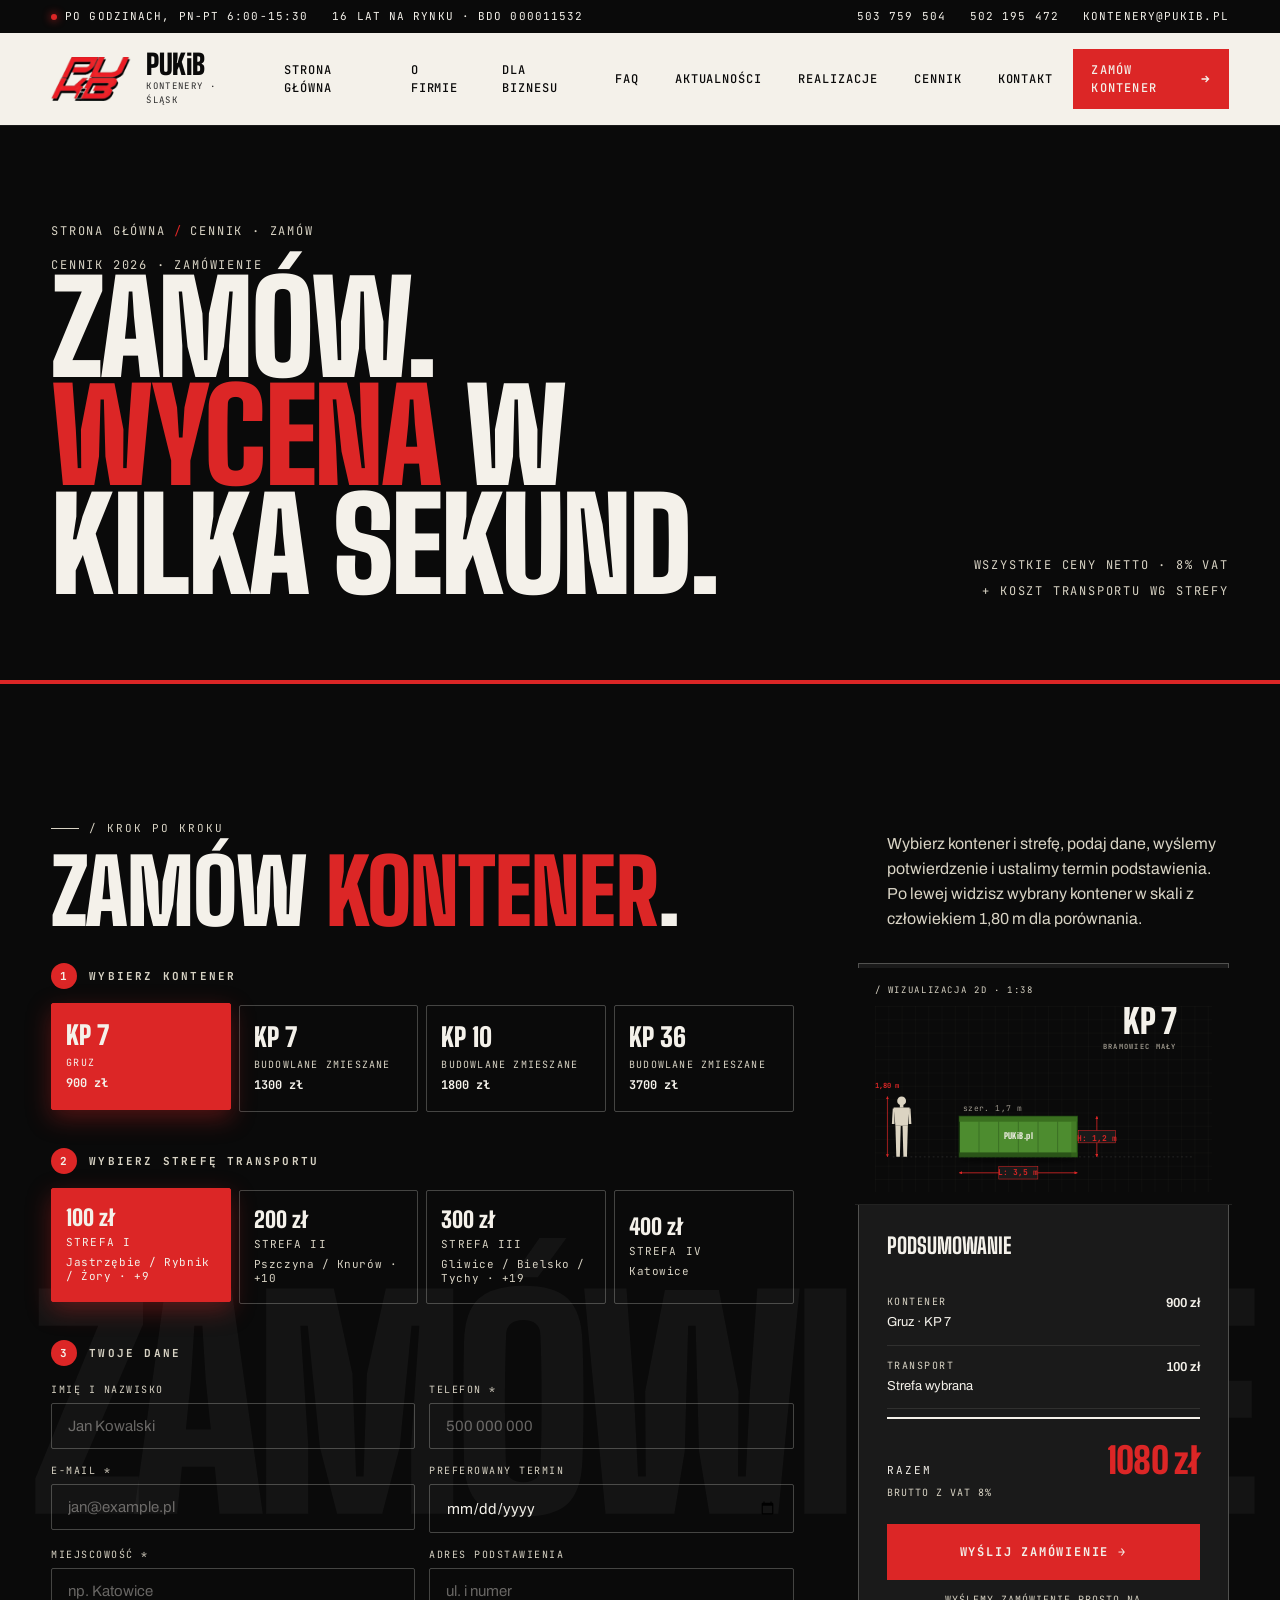
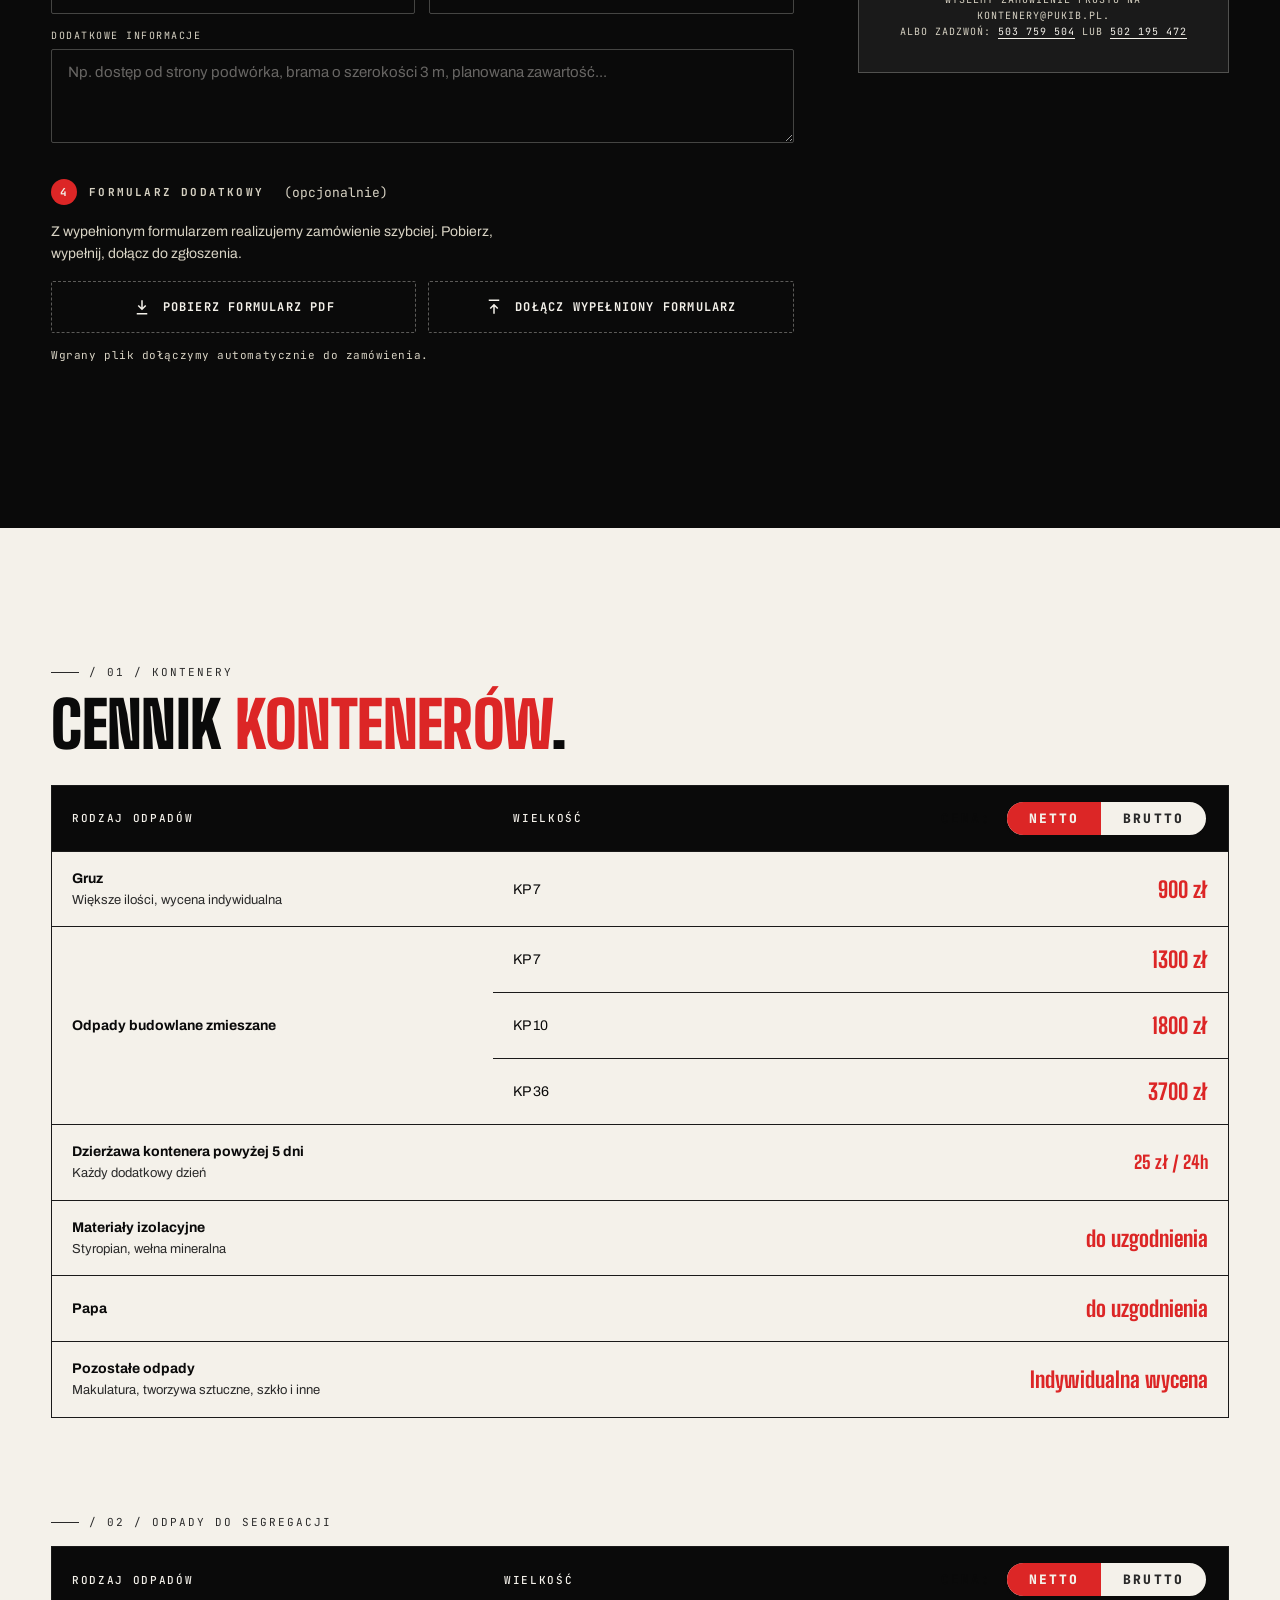
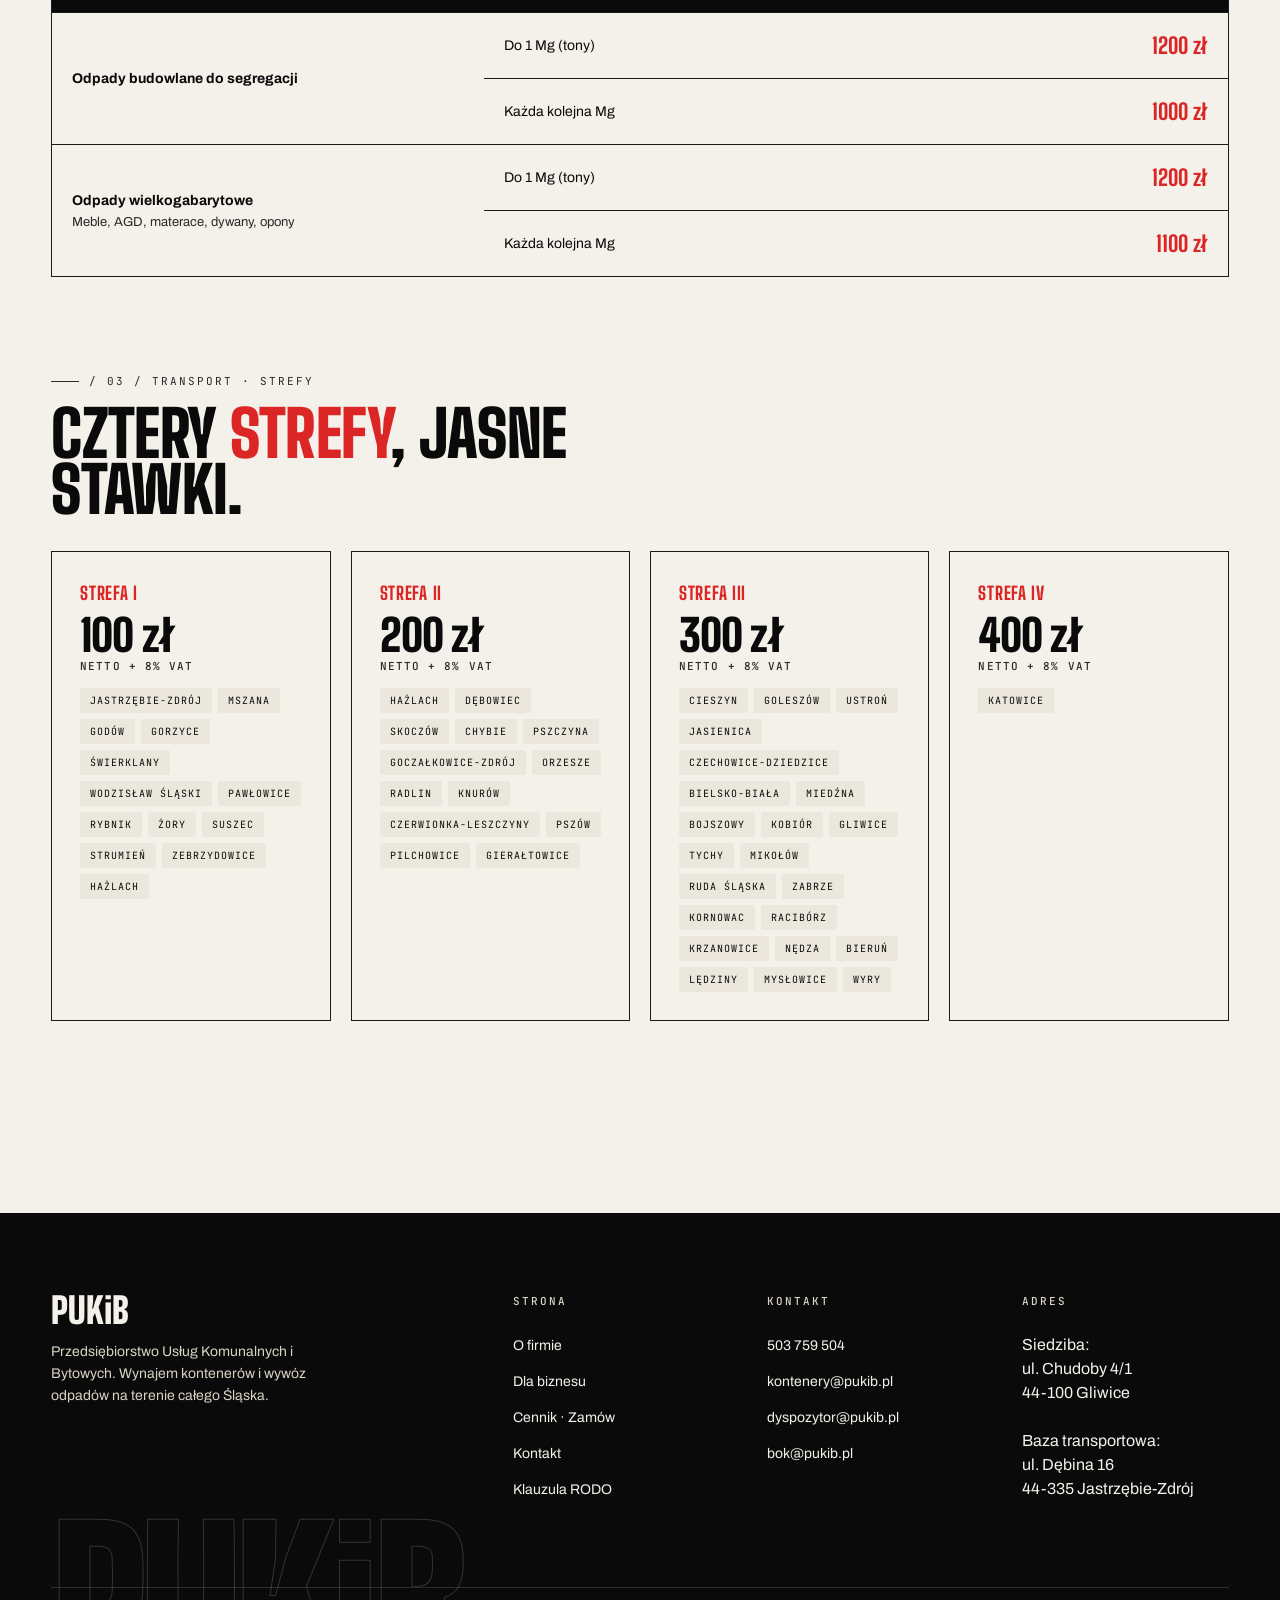
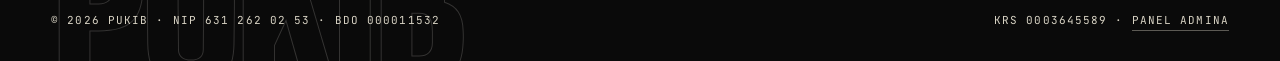
<file: cennik.html>
<!DOCTYPE html>
<html lang="pl">
<head>
  <meta charset="UTF-8">
  <meta name="viewport" content="width=device-width, initial-scale=1.0">

  <!-- Primary SEO -->
  <title>Cennik kontenerów 2026, Zamów online, PUKiB Śląsk</title>
  <meta name="description" content="Aktualny cennik wynajmu kontenerów KP 7, KP 10, KP 36 na rok 2026. Zamów kontener online, wybierz rozmiar, strefę dostawy i podaj dane. Cały Śląsk.">
  <meta name="keywords" content="cennik kontenerów, cena wynajmu kontenera, KP 7, KP 10, KP 36, zamów kontener online, kontener gruz cena, PUKiB Śląsk">
  <meta name="author" content="PUKiB Sp. z o.o.">
  <meta name="robots" content="index, follow">
  <meta name="language" content="Polish">
  <link rel="canonical" href="https://pukib.pl/cennik.html">

  <!-- Open Graph -->
  <meta property="og:type" content="website">
  <meta property="og:url" content="https://pukib.pl/cennik.html">
  <meta property="og:site_name" content="PUKiB">
  <meta property="og:title" content="Cennik kontenerów 2026, Zamów online, PUKiB Śląsk">
  <meta property="og:description" content="Aktualny cennik wynajmu kontenerów na rok 2026. Zamów kontener online, cały Śląsk.">
  <meta property="og:image" content="https://pukib.pl/assets/img/og-image.jpg">
  <meta property="og:image:width" content="1200">
  <meta property="og:image:height" content="630">
  <meta property="og:locale" content="pl_PL">

  <!-- Twitter -->
  <meta name="twitter:card" content="summary_large_image">
  <meta name="twitter:title" content="Cennik kontenerów 2026, PUKiB Śląsk">
  <meta name="twitter:description" content="Aktualny cennik wynajmu kontenerów na rok 2026. Zamów online.">
  <meta name="twitter:image" content="https://pukib.pl/assets/img/og-image.jpg">

  <!-- Theme color -->
  <meta name="theme-color" content="#c0392b">

  <!-- Favicons -->
  <link rel="icon" type="image/x-icon" href="/favicon.ico">
  <link rel="icon" type="image/png" sizes="16x16" href="/assets/img/favicon-16x16.png">
  <link rel="icon" type="image/png" sizes="32x32" href="/assets/img/favicon-32x32.png">
  <link rel="icon" type="image/png" sizes="48x48" href="/assets/img/favicon-48x48.png">
  <link rel="apple-touch-icon" sizes="180x180" href="/assets/img/apple-touch-icon.png">
  <link rel="manifest" href="/site.webmanifest">

  <!-- Fonts preconnect -->
  <link rel="preconnect" href="https://fonts.googleapis.com">
  <link rel="preconnect" href="https://fonts.gstatic.com" crossorigin>

  <!-- Stylesheets -->
  <link rel="stylesheet" href="css/style.css">
  <link rel="stylesheet" href="css/pages.css">
  <link rel="stylesheet" href="css/admin.css">
</head>
<body>

  <div class="topbar">
    <div class="topbar-left">
      <span><span class="topbar-dot" data-hours-dot></span><span data-hours-label>Pracujemy</span>, pn-pt 6:00-15:30</span>
      <span class="topbar-hide-mobile">16 lat na rynku · BDO 000011532</span>
    </div>
    <div class="topbar-right">
      <a href="tel:503759504" class="topbar-link">503 759 504</a>
      <a href="tel:502195472" class="topbar-link topbar-hide-mobile">502 195 472</a>
      <a href="mailto:kontenery@pukib.pl" class="topbar-link">kontenery@pukib.pl</a>
    </div>
  </div>

  <header class="header">
    <a href="index.html" class="brand">
      <img src="assets/img/logo.png" alt="" class="brand-logo">
      <div>
        <div class="brand-text">PUKiB</div>
        <div class="brand-sub">Kontenery · Śląsk</div>
      </div>
    </a>
    <button class="nav-toggle" aria-label="Menu" aria-expanded="false"><span></span></button>
    <nav class="nav">
      <a href="index.html">Strona główna</a>
      <a href="index.html#o-nas">O firmie</a>
      <a href="index.html#biznes">Dla biznesu</a>
      <a href="index.html#faq">FAQ</a>
      <a href="index.html#fb">Aktualności</a>
      <a href="index.html#realizacje">Realizacje</a>
      <a href="#cennik">Cennik</a>
      <a href="index.html#kontakt">Kontakt</a>
      <a href="#zamow" class="nav-cta">
        Zamów kontener
        <svg viewBox="0 0 24 24" fill="none" stroke="currentColor" stroke-width="2.5"><path d="M5 12h14M13 6l6 6-6 6"/></svg>
      </a>
    </nav>
  </header>

  <!-- Page hero -->
  <section class="page-hero">
    <div class="page-hero-grid">
      <div>
        <div class="page-hero-meta">
          <div class="crumb"><span><a href="index.html">Strona główna</a></span><span>Cennik · Zamów</span></div>
          <div>Cennik 2026 · Zamówienie</div>
        </div>
        <h1>Zamów. <em>Wycena</em> w kilka sekund.</h1>
      </div>
      <div class="page-hero-meta" style="text-align:right;">
        <div>Wszystkie ceny netto · 8% VAT</div>
        <div style="margin-top:8px;">+ koszt transportu wg strefy</div>
      </div>
    </div>
  </section>

  <!-- ORDER SECTION, form + animated mini visualization side-by-side -->
  <section class="section order-section" id="zamow">
    <div class="container">
      <div class="section-head" style="margin-bottom:32px;">
        <div>
          <div class="kicker" style="color: var(--paper-3); margin-bottom:16px;">/ Krok po kroku</div>
          <h2 class="display section-title">Zamów <em>kontener</em>.</h2>
        </div>
        <p class="section-intro">Wybierz kontener i strefę, podaj dane, wyślemy potwierdzenie i ustalimy termin podstawienia. Po lewej widzisz wybrany kontener w skali z człowiekiem 1,80 m dla porównania.</p>
      </div>

      <form class="order-grid" data-order-form onsubmit="return false;">
        <!-- Left column: Visualization + Form steps -->
        <div>

          <!-- Step 1 - sizes -->
          <div class="order-step">
            <h3 data-step="1">Wybierz kontener</h3>
            <div class="option-row">
              <button type="button" class="option-btn active" data-size-btn="gruz-7" data-stage-size="7">
                <div class="ob-size">KP 7</div>
                <div class="ob-name">Gruz</div>
                <div class="ob-price" data-pukib-price="gruz-7">900 zł</div>
              </button>
              <button type="button" class="option-btn" data-size-btn="mix-7" data-stage-size="7">
                <div class="ob-size">KP 7</div>
                <div class="ob-name">Budowlane zmieszane</div>
                <div class="ob-price" data-pukib-price="mix-7">1 300 zł</div>
              </button>
              <button type="button" class="option-btn" data-size-btn="mix-10" data-stage-size="10">
                <div class="ob-size">KP 10</div>
                <div class="ob-name">Budowlane zmieszane</div>
                <div class="ob-price" data-pukib-price="mix-10">1 800 zł</div>
              </button>
              <button type="button" class="option-btn" data-size-btn="mix-36" data-stage-size="36">
                <div class="ob-size">KP 36</div>
                <div class="ob-name">Budowlane zmieszane</div>
                <div class="ob-price" data-pukib-price="mix-36">3 700 zł</div>
              </button>
            </div>
          </div>

          <!-- Step 2 - zone -->
          <div class="order-step">
            <h3 data-step="2">Wybierz strefę transportu</h3>
            <div class="zone-row">
              <button type="button" class="zone-btn active" data-waste-btn="strefa1">
                <div class="zb-num" data-pukib-zone-price="strefa1">100 zł</div>
                <div class="zb-price" data-pukib-zone-name="strefa1">Strefa I</div>
                <div class="zb-cities">Jastrzębie / Rybnik / Żory · +9</div>
              </button>
              <button type="button" class="zone-btn" data-waste-btn="strefa2">
                <div class="zb-num" data-pukib-zone-price="strefa2">200 zł</div>
                <div class="zb-price" data-pukib-zone-name="strefa2">Strefa II</div>
                <div class="zb-cities">Pszczyna / Knurów · +10</div>
              </button>
              <button type="button" class="zone-btn" data-waste-btn="strefa3">
                <div class="zb-num" data-pukib-zone-price="strefa3">300 zł</div>
                <div class="zb-price" data-pukib-zone-name="strefa3">Strefa III</div>
                <div class="zb-cities">Gliwice / Bielsko / Tychy · +19</div>
              </button>
              <button type="button" class="zone-btn" data-waste-btn="strefa4">
                <div class="zb-num" data-pukib-zone-price="strefa4">400 zł</div>
                <div class="zb-price" data-pukib-zone-name="strefa4">Strefa IV</div>
                <div class="zb-cities">Katowice</div>
              </button>
            </div>
          </div>

          <!-- Step 3 - data -->
          <div class="order-step">
            <h3 data-step="3">Twoje dane</h3>
            <div class="field-row">
              <div class="field">
                <label for="f-name">Imię i nazwisko</label>
                <input id="f-name" name="name" type="text" placeholder="Jan Kowalski">
              </div>
              <div class="field">
                <label for="f-phone">Telefon *</label>
                <input id="f-phone" name="phone" type="tel" required placeholder="500 000 000">
              </div>
            </div>
            <div class="field-row">
              <div class="field">
                <label for="f-email">E-mail *</label>
                <input id="f-email" name="email" type="email" required placeholder="jan@example.pl">
              </div>
              <div class="field">
                <label for="f-date">Preferowany termin</label>
                <input id="f-date" name="date" type="date">
              </div>
            </div>
            <div class="field-row">
              <div class="field">
                <label for="f-city">Miejscowość *</label>
                <input id="f-city" name="city" type="text" required placeholder="np. Katowice">
              </div>
              <div class="field">
                <label for="f-address">Adres podstawienia</label>
                <input id="f-address" name="address" type="text" placeholder="ul. i numer">
              </div>
            </div>
            <div class="field" style="margin-top:14px;">
              <label for="f-notes">Dodatkowe informacje</label>
              <textarea id="f-notes" name="notes" rows="4" placeholder="Np. dostęp od strony podwórka, brama o szerokości 3 m, planowana zawartość..."></textarea>
            </div>
          </div>

          <!-- Step 4 - downloadable form / upload -->
          <div class="order-step">
            <h3 data-step="4">Formularz dodatkowy <span style="font-size:13px; font-weight:400; text-transform:none; letter-spacing:0; color:var(--paper-3); margin-left:8px;">(opcjonalnie)</span></h3>
            <p class="order-form-intro">Z wypełnionym formularzem realizujemy zamówienie szybciej. Pobierz, wypełnij, dołącz do zgłoszenia.</p>
            <div class="form-actions">
              <a href="assets/forms/formularz-zamowienia.pdf" download="formularz-zamowienia.pdf" class="form-download-btn" data-pukib-pdf>
                <svg width="18" height="18" viewBox="0 0 24 24" fill="none" stroke="currentColor" stroke-width="2"><path d="M12 3v12M7 10l5 5 5-5M5 21h14"/></svg>
                <span>Pobierz formularz PDF</span>
              </a>
              <label class="form-upload-btn" for="f-form-file">
                <svg width="18" height="18" viewBox="0 0 24 24" fill="none" stroke="currentColor" stroke-width="2"><path d="M12 21V9M7 14l5-5 5 5M5 3h14"/></svg>
                <span data-upload-label>Dołącz wypełniony formularz</span>
                <input id="f-form-file" name="formfile" type="file" accept=".pdf,.doc,.docx,.jpg,.jpeg,.png" data-form-file>
              </label>
            </div>
            <p class="form-upload-hint">Wgrany plik dołączymy automatycznie do zamówienia.</p>
          </div>
        </div>

        <!-- Sticky summary aside with mini 2D visualization -->
        <aside class="order-summary" data-showcase>
          <!-- 2D mini visualization (changes when size button clicked) -->
          <div class="order-viz-mini">
            <div class="order-viz-mini-label">/ Wizualizacja 2D · 1:38</div>
            <svg viewBox="0 0 380 210" class="order-viz-mini-svg" xmlns="http://www.w3.org/2000/svg">
              <defs>
                <filter id="blr" x="-50%" y="-50%" width="200%" height="200%">
                  <feGaussianBlur in="SourceGraphic" stdDeviation="2"/>
                </filter>
                <marker id="arr2" viewBox="0 0 10 10" refX="9" refY="5" markerWidth="4" markerHeight="4" orient="auto-start-reverse">
                  <path d="M 0 0 L 10 5 L 0 10 Z" fill="#dc2626"/>
                </marker>
                <pattern id="vizg2" width="15" height="15" patternUnits="userSpaceOnUse">
                  <path d="M 15 0 L 0 0 0 15" fill="none" stroke="rgba(244,241,234,0.04)" stroke-width="1"/>
                </pattern>
              </defs>
              <rect width="380" height="210" fill="url(#vizg2)"/>

              <!-- Ground baseline -->
              <line x1="20" y1="170" x2="360" y2="170" stroke="rgba(244,241,234,0.18)" stroke-dasharray="2 3" stroke-width="0.7"/>

              <!-- Reference human at x=30, foot at y=170, head top at y=102 (1.8m × 38 = 68px) -->
              <!-- Proportions: head 10px, neck 3, torso 21px, legs 35px = 68px -->
              <g class="human" transform="translate(30, 102)">
                <!-- head -->
                <circle cx="0" cy="5" r="5" fill="#dcd4c2"/>
                <!-- neck -->
                <rect x="-2" y="9.5" width="4" height="3" fill="#dcd4c2"/>
                <!-- torso (trapezoid wider at shoulders) -->
                <path d="M -9 12.5 L 9 12.5 L 7 33 L -7 33 Z" fill="#dcd4c2"/>
                <!-- left arm -->
                <path d="M -10 13.5 L -11 31 L -8 31 L -8.5 13.5 Z" fill="#dcd4c2"/>
                <!-- right arm -->
                <path d="M 10 13.5 L 11 31 L 8 31 L 8.5 13.5 Z" fill="#dcd4c2"/>
                <!-- left leg -->
                <path d="M -7 33 L -1 33 L -2 68 L -6 68 Z" fill="#dcd4c2"/>
                <!-- right leg -->
                <path d="M 1 33 L 7 33 L 6 68 L 2 68 Z" fill="#dcd4c2"/>
              </g>
              <!-- Human dimension -->
              <line x1="14" y1="102" x2="14" y2="170" stroke="#dc2626" stroke-width="0.8" marker-start="url(#arr2)" marker-end="url(#arr2)"/>
              <text x="14" y="92" font-family="JetBrains Mono, monospace" font-size="8" fill="#dc2626" text-anchor="middle" font-weight="700">1,80 m</text>

  <!-- 2D side-elevation stages, v2 -->
    <g class="stage" data-size-stage="7">
      <ellipse cx="161.5" cy="174" rx="66.5" ry="3" fill="rgba(10,10,10,0.35)" filter="url(#blr)"/>
      <rect x="95.0" y="124.4" width="133.0" height="45.6" fill="#4d8c2f" stroke="#1a3d10" stroke-width="1.5"/>
      <rect x="95.0" y="124.4" width="133.0" height="6" fill="#3a6f1f"/>
      <rect x="95.0" y="165.0" width="133.0" height="5" fill="#2a5418"/>
      <g opacity="0.4" stroke="#1a3d10" stroke-width="1">
        <line x1="117.2" y1="130.4" x2="117.2" y2="165.0"/>
        <line x1="139.3" y1="130.4" x2="139.3" y2="165.0"/>
        <line x1="161.5" y1="130.4" x2="161.5" y2="165.0"/>
        <line x1="183.7" y1="130.4" x2="183.7" y2="165.0"/>
        <line x1="205.8" y1="130.4" x2="205.8" y2="165.0"/>
      </g>
      <rect x="221.2" y="130.4" width="6.8" height="39.6" fill="#3a6f1f" opacity="0.5"/>
      <text x="161.5" y="150.1" font-family="Big Shoulders Display, Impact, sans-serif" font-weight="900" font-size="9.6" fill="rgba(245,241,234,0.92)" text-anchor="middle" letter-spacing="0.5">PUKiB.pl</text>
      <line x1="95.0" y1="188" x2="228.0" y2="188" stroke="#dc2626" stroke-width="0.9" marker-start="url(#arr2)" marker-end="url(#arr2)"/>
      <rect x="139.5" y="181" width="44" height="14" fill="#1a1a1a" stroke="#dc2626" stroke-width="0.6"/>
      <text x="161.5" y="191" font-family="JetBrains Mono, monospace" font-size="9" font-weight="700" fill="#dc2626" text-anchor="middle">L: 3,5 m</text>
      <line x1="250.0" y1="124.4" x2="250.0" y2="170.0" stroke="#dc2626" stroke-width="0.9" marker-start="url(#arr2)" marker-end="url(#arr2)"/>
      <rect x="229.0" y="140.2" width="42" height="14" fill="#1a1a1a" stroke="#dc2626" stroke-width="0.6"/>
      <text x="250.0" y="152.2" font-family="JetBrains Mono, monospace" font-size="9" font-weight="700" fill="#dc2626" text-anchor="middle">H: 1,2 m</text>
      <text x="99.0" y="118.4" font-family="JetBrains Mono, monospace" font-size="9" letter-spacing="0.05em" fill="#9a958a">szer. 1,7 m</text>
      <text x="340" y="32" font-family="Big Shoulders Display" font-weight="900" font-size="38" fill="#f4f1ea" text-anchor="end" letter-spacing="-0.02em">KP 7</text>
      <text x="340" y="48" font-family="JetBrains Mono" font-size="8" font-weight="700" letter-spacing="0.18em" fill="#9a958a" text-anchor="end">BRAMOWIEC MAŁY</text>
    </g>

    <g class="stage" data-size-stage="10">
      <ellipse cx="161.5" cy="174" rx="66.5" ry="3" fill="rgba(10,10,10,0.35)" filter="url(#blr)"/>
      <rect x="95.0" y="105.4" width="133.0" height="64.6" fill="#4d8c2f" stroke="#1a3d10" stroke-width="1.5"/>
      <rect x="95.0" y="105.4" width="133.0" height="6" fill="#3a6f1f"/>
      <rect x="95.0" y="165.0" width="133.0" height="5" fill="#2a5418"/>
      <g opacity="0.4" stroke="#1a3d10" stroke-width="1">
        <line x1="117.2" y1="111.4" x2="117.2" y2="165.0"/>
        <line x1="139.3" y1="111.4" x2="139.3" y2="165.0"/>
        <line x1="161.5" y1="111.4" x2="161.5" y2="165.0"/>
        <line x1="183.7" y1="111.4" x2="183.7" y2="165.0"/>
        <line x1="205.8" y1="111.4" x2="205.8" y2="165.0"/>
      </g>
      <rect x="221.2" y="111.4" width="6.8" height="58.6" fill="#3a6f1f" opacity="0.5"/>
      <text x="161.5" y="141.8" font-family="Big Shoulders Display, Impact, sans-serif" font-weight="900" font-size="13.6" fill="rgba(245,241,234,0.92)" text-anchor="middle" letter-spacing="0.5">PUKiB.pl</text>
      <line x1="95.0" y1="188" x2="228.0" y2="188" stroke="#dc2626" stroke-width="0.9" marker-start="url(#arr2)" marker-end="url(#arr2)"/>
      <rect x="139.5" y="181" width="44" height="14" fill="#1a1a1a" stroke="#dc2626" stroke-width="0.6"/>
      <text x="161.5" y="191" font-family="JetBrains Mono, monospace" font-size="9" font-weight="700" fill="#dc2626" text-anchor="middle">L: 3,5 m</text>
      <line x1="250.0" y1="105.4" x2="250.0" y2="170.0" stroke="#dc2626" stroke-width="0.9" marker-start="url(#arr2)" marker-end="url(#arr2)"/>
      <rect x="229.0" y="130.7" width="42" height="14" fill="#1a1a1a" stroke="#dc2626" stroke-width="0.6"/>
      <text x="250.0" y="142.7" font-family="JetBrains Mono, monospace" font-size="9" font-weight="700" fill="#dc2626" text-anchor="middle">H: 1,7 m</text>
      <text x="99.0" y="99.4" font-family="JetBrains Mono, monospace" font-size="9" letter-spacing="0.05em" fill="#9a958a">szer. 1,7 m</text>
      <text x="340" y="32" font-family="Big Shoulders Display" font-weight="900" font-size="38" fill="#f4f1ea" text-anchor="end" letter-spacing="-0.02em">KP 10</text>
      <text x="340" y="48" font-family="JetBrains Mono" font-size="8" font-weight="700" letter-spacing="0.18em" fill="#9a958a" text-anchor="end">BRAMOWIEC ŚREDNI</text>
    </g>

    <g class="stage" data-size-stage="36">
      <ellipse cx="218.5" cy="174" rx="123.5" ry="3" fill="rgba(10,10,10,0.35)" filter="url(#blr)"/>
      <rect x="95.0" y="82.2" width="247.0" height="87.8" fill="#4d8c2f" stroke="#1a3d10" stroke-width="1.5"/>
      <rect x="95.0" y="82.2" width="247.0" height="6" fill="#3a6f1f"/>
      <rect x="95.0" y="165.0" width="247.0" height="5" fill="#2a5418"/>
      <g opacity="0.4" stroke="#1a3d10" stroke-width="1">
        <line x1="119.7" y1="88.2" x2="119.7" y2="165.0"/>
        <line x1="144.4" y1="88.2" x2="144.4" y2="165.0"/>
        <line x1="169.1" y1="88.2" x2="169.1" y2="165.0"/>
        <line x1="193.8" y1="88.2" x2="193.8" y2="165.0"/>
        <line x1="218.5" y1="88.2" x2="218.5" y2="165.0"/>
        <line x1="243.2" y1="88.2" x2="243.2" y2="165.0"/>
        <line x1="267.9" y1="88.2" x2="267.9" y2="165.0"/>
        <line x1="292.6" y1="88.2" x2="292.6" y2="165.0"/>
        <line x1="317.3" y1="88.2" x2="317.3" y2="165.0"/>
      </g>
      <rect x="334.0" y="88.2" width="8.0" height="81.8" fill="#3a6f1f" opacity="0.5"/>
      <text x="218.5" y="131.7" font-family="Big Shoulders Display, Impact, sans-serif" font-weight="900" font-size="18.5" fill="rgba(245,241,234,0.92)" text-anchor="middle" letter-spacing="0.5">PUKiB.pl</text>
      <line x1="95.0" y1="188" x2="342.0" y2="188" stroke="#dc2626" stroke-width="0.9" marker-start="url(#arr2)" marker-end="url(#arr2)"/>
      <rect x="196.5" y="181" width="44" height="14" fill="#1a1a1a" stroke="#dc2626" stroke-width="0.6"/>
      <text x="218.5" y="191" font-family="JetBrains Mono, monospace" font-size="9" font-weight="700" fill="#dc2626" text-anchor="middle">L: 6,5 m</text>
      <line x1="352.0" y1="82.2" x2="352.0" y2="170.0" stroke="#dc2626" stroke-width="0.9" marker-start="url(#arr2)" marker-end="url(#arr2)"/>
      <rect x="331.0" y="119.1" width="42" height="14" fill="#1a1a1a" stroke="#dc2626" stroke-width="0.6"/>
      <text x="352.0" y="131.1" font-family="JetBrains Mono, monospace" font-size="9" font-weight="700" fill="#dc2626" text-anchor="middle">H: 2,31 m</text>
      <text x="99.0" y="76.2" font-family="JetBrains Mono, monospace" font-size="9" letter-spacing="0.05em" fill="#9a958a">szer. 2,4 m</text>
      <text x="340" y="32" font-family="Big Shoulders Display" font-weight="900" font-size="38" fill="#f4f1ea" text-anchor="end" letter-spacing="-0.02em">KP 36</text>
      <text x="340" y="48" font-family="JetBrains Mono" font-size="8" font-weight="700" letter-spacing="0.18em" fill="#9a958a" text-anchor="end">HAKOWIEC DUŻY</text>
    </g>


            </svg>
          </div>

          <h4>Podsumowanie</h4>
          <div class="summary-row">
            <div>
              <span class="summary-label">Kontener</span>
              <span data-summary-size>Gruz · KP 7</span>
            </div>
            <div class="summary-value" data-summary-price>900 zł</div>
          </div>
          <div class="summary-row">
            <div>
              <span class="summary-label">Transport</span>
              <span>Strefa wybrana</span>
            </div>
            <div class="summary-value" data-summary-transport>100 zł</div>
          </div>
          <div class="summary-total">
            <div>
              <span class="total-label">Razem</span>
              <span class="total-vat">brutto z VAT 8%</span>
            </div>
            <div class="total-amount" data-summary-total>1 080 zł</div>
          </div>
          <button class="summary-submit" data-submit type="submit">
            Wyślij zamówienie →
          </button>
          <p class="summary-note">Wyślemy zamówienie prosto na kontenery@pukib.pl.<br>Albo zadzwoń: <a href="tel:503759504" style="color:var(--paper); border-bottom:1px solid var(--paper);">503 759 504</a> lub <a href="tel:502195472" style="color:var(--paper); border-bottom:1px solid var(--paper);">502 195 472</a></p>
        </aside>
      </form>
    </div>
  </section>

  <!-- Pricing tables -->
  <section class="section pricing-section" id="cennik">
    <div class="container">

      <div class="kicker" style="margin-bottom:16px;">/ 01 / Kontenery</div>
      <h2 class="display" style="font-size:clamp(36px,5vw,64px); margin-bottom:32px; max-width:18ch;">Cennik <em style="font-style:normal;color:var(--red);">kontenerów</em>.</h2>

      <table class="pricing-table">
        <thead>
          <tr>
            <th>Rodzaj odpadów</th>
            <th>Wielkość</th>
            <th style="text-align:right;" data-pukib-price-header>Cena netto</th>
          </tr>
        </thead>
        <tbody>
          <tr>
            <td><strong>Gruz</strong><br><span style="color:var(--ink-3); font-size:13px;">Większe ilości, wycena indywidualna</span></td>
            <td>KP 7</td>
            <td class="price-cell" data-pukib-price="gruz-7">900 zł</td>
          </tr>
          <tr>
            <td rowspan="3"><strong>Odpady budowlane zmieszane</strong></td>
            <td>KP 7</td>
            <td class="price-cell" data-pukib-price="mix-7">1 300 zł</td>
          </tr>
          <tr>
            <td>KP 10</td>
            <td class="price-cell" data-pukib-price="mix-10">1 800 zł</td>
          </tr>
          <tr>
            <td>KP 36</td>
            <td class="price-cell" data-pukib-price="mix-36">3 700 zł</td>
          </tr>
          <tr>
            <td colspan="2"><strong>Dzierżawa kontenera powyżej 5 dni</strong><br><span style="color:var(--ink-3); font-size:13px;">Każdy dodatkowy dzień</span></td>
            <td class="price-cell" style="font-size:18px;" data-pukib-price="rent-daily" data-pukib-suffix=" / 24h">25 zł / 24h</td>
          </tr>
          <tr>
            <td colspan="2"><strong>Materiały izolacyjne</strong><br><span style="color:var(--ink-3); font-size:13px;">Styropian, wełna mineralna</span></td>
            <td class="price-cell" data-pukib-price="materialy-izolacyjne">do uzgodnienia</td>
          </tr>
          <tr>
            <td colspan="2"><strong>Papa</strong></td>
            <td class="price-cell" data-pukib-price="papa">do uzgodnienia</td>
          </tr>
          <tr>
            <td colspan="2"><strong>Pozostałe odpady</strong><br><span style="color:var(--ink-3); font-size:13px;">Makulatura, tworzywa sztuczne, szkło i inne</span></td>
            <td class="price-cell" data-pukib-price="pozostale">Indywidualna wycena</td>
          </tr>
        </tbody>
      </table>

      <div class="kicker" style="margin-bottom:16px; margin-top:64px;">/ 02 / Odpady do segregacji</div>
      <table class="pricing-table">
        <thead>
          <tr>
            <th>Rodzaj odpadów</th>
            <th>Wielkość</th>
            <th style="text-align:right;" data-pukib-price-header>Cena netto</th>
          </tr>
        </thead>
        <tbody>
          <tr>
            <td rowspan="2"><strong>Odpady budowlane do segregacji</strong></td>
            <td>Do 1 Mg (tony)</td>
            <td class="price-cell" data-pukib-price="budowlane-segregacja-1">1 200 zł</td>
          </tr>
          <tr>
            <td>Każda kolejna Mg</td>
            <td class="price-cell" data-pukib-price="budowlane-segregacja-n">1 000 zł</td>
          </tr>
          <tr>
            <td rowspan="2"><strong>Odpady wielkogabarytowe</strong><br><span style="color:var(--ink-3); font-size:13px;">Meble, AGD, materace, dywany, opony</span></td>
            <td>Do 1 Mg (tony)</td>
            <td class="price-cell" data-pukib-price="wielkogabarytowe-1">1 200 zł</td>
          </tr>
          <tr>
            <td>Każda kolejna Mg</td>
            <td class="price-cell" data-pukib-price="wielkogabarytowe-n">1 100 zł</td>
          </tr>
        </tbody>
      </table>

      <div class="kicker" style="margin-bottom:16px; margin-top:64px;">/ 03 / Transport · Strefy</div>
      <h2 class="display" style="font-size:clamp(36px,5vw,64px); margin-bottom:32px; max-width:18ch;">Cztery <em style="font-style:normal;color:var(--red);">strefy</em>, jasne stawki.</h2>

      <div class="zones-grid">
        <div class="zone-card">
          <div class="zone-num" data-pukib-zone-name="strefa1">STREFA I</div>
          <div class="zone-price"><span data-pukib-zone-price="strefa1">100 zł</span><small>netto + 8% VAT</small></div>
          <div class="zone-cities" data-pukib-zone-cities="strefa1">
            <span>Jastrzębie-Zdrój</span><span>Mszana</span><span>Godów</span><span>Gorzyce</span><span>Świerklany</span><span>Wodzisław Śląski</span><span>Pawłowice</span><span>Rybnik</span><span>Żory</span><span>Suszec</span><span>Strumień</span><span>Zebrzydowice</span><span>Hażlach</span>
          </div>
        </div>
        <div class="zone-card">
          <div class="zone-num" data-pukib-zone-name="strefa2">STREFA II</div>
          <div class="zone-price"><span data-pukib-zone-price="strefa2">200 zł</span><small>netto + 8% VAT</small></div>
          <div class="zone-cities" data-pukib-zone-cities="strefa2">
            <span>Hażlach</span><span>Dębowiec</span><span>Skoczów</span><span>Chybie</span><span>Pszczyna</span><span>Goczałkowice-Zdrój</span><span>Orzesze</span><span>Radlin</span><span>Knurów</span><span>Czerwionka-Leszczyny</span><span>Pszów</span><span>Pilchowice</span><span>Gierałtowice</span>
          </div>
        </div>
        <div class="zone-card">
          <div class="zone-num" data-pukib-zone-name="strefa3">STREFA III</div>
          <div class="zone-price"><span data-pukib-zone-price="strefa3">300 zł</span><small>netto + 8% VAT</small></div>
          <div class="zone-cities" data-pukib-zone-cities="strefa3">
            <span>Cieszyn</span><span>Goleszów</span><span>Ustroń</span><span>Jasienica</span><span>Czechowice-Dziedzice</span><span>Bielsko-Biała</span><span>Miedźna</span><span>Bojszowy</span><span>Kobiór</span><span>Gliwice</span><span>Tychy</span><span>Mikołów</span><span>Ruda Śląska</span><span>Zabrze</span><span>Kornowac</span><span>Racibórz</span><span>Krzanowice</span><span>Nędza</span><span>Bieruń</span><span>Lędziny</span><span>Mysłowice</span><span>Wyry</span>
          </div>
        </div>
        <div class="zone-card">
          <div class="zone-num" data-pukib-zone-name="strefa4">STREFA IV</div>
          <div class="zone-price"><span data-pukib-zone-price="strefa4">400 zł</span><small>netto + 8% VAT</small></div>
          <div class="zone-cities" data-pukib-zone-cities="strefa4">
            <span>Katowice</span>
          </div>
        </div>
      </div>

    </div>
  </section>

  <!-- Footer -->
  <footer class="footer">
    <div class="container">
      <div class="footer-grid">
        <div class="footer-col">
          <div class="footer-brand-line">PUKiB</div>
          <p class="footer-brand-text">Przedsiębiorstwo Usług Komunalnych i Bytowych. Wynajem kontenerów i wywóz odpadów na terenie całego Śląska.</p>
        </div>
        <div class="footer-col">
          <h4>Strona</h4>
          <ul>
            <li><a href="index.html#o-nas">O firmie</a></li>
            <li><a href="index.html#biznes">Dla biznesu</a></li>
            <li><a href="cennik.html">Cennik · Zamów</a></li>
            <li><a href="index.html#kontakt">Kontakt</a></li>
            <li><a href="rodo.html">Klauzula RODO</a></li>
          </ul>
        </div>
        <div class="footer-col">
          <h4>Kontakt</h4>
          <ul>
            <li><a href="tel:503759504">503 759 504</a></li>
            <li><a href="mailto:kontenery@pukib.pl">kontenery@pukib.pl</a></li>
            <li><a href="mailto:dyspozytor@pukib.pl">dyspozytor@pukib.pl</a></li>
            <li><a href="mailto:bok@pukib.pl">bok@pukib.pl</a></li>
          </ul>
        </div>
        <div class="footer-col">
          <h4>Adres</h4>
          <ul>
            <li>Siedziba:<br>ul. Chudoby 4/1<br>44-100 Gliwice</li>
            <li style="margin-top:12px;">Baza transportowa:<br>ul. Dębina 16<br>44-335 Jastrzębie-Zdrój</li>
          </ul>
        </div>
      </div>
      <div class="footer-mega" aria-hidden="true">PUKiB</div>
      <div class="footer-bottom">
        <span>© <span id="year">2026</span> PUKiB · NIP 631 262 02 53 · BDO 000011532</span>
        <span>KRS 0003645589 · <button type="button" class="admin-trigger" data-admin-trigger>Panel admina</button></span>
      </div>
    </div>
  </footer>

  <script src="js/admin.js"></script>
  <script src="js/main.js"></script>
  <script>document.getElementById('year').textContent = new Date().getFullYear();</script>
</body>
</html>
</file>
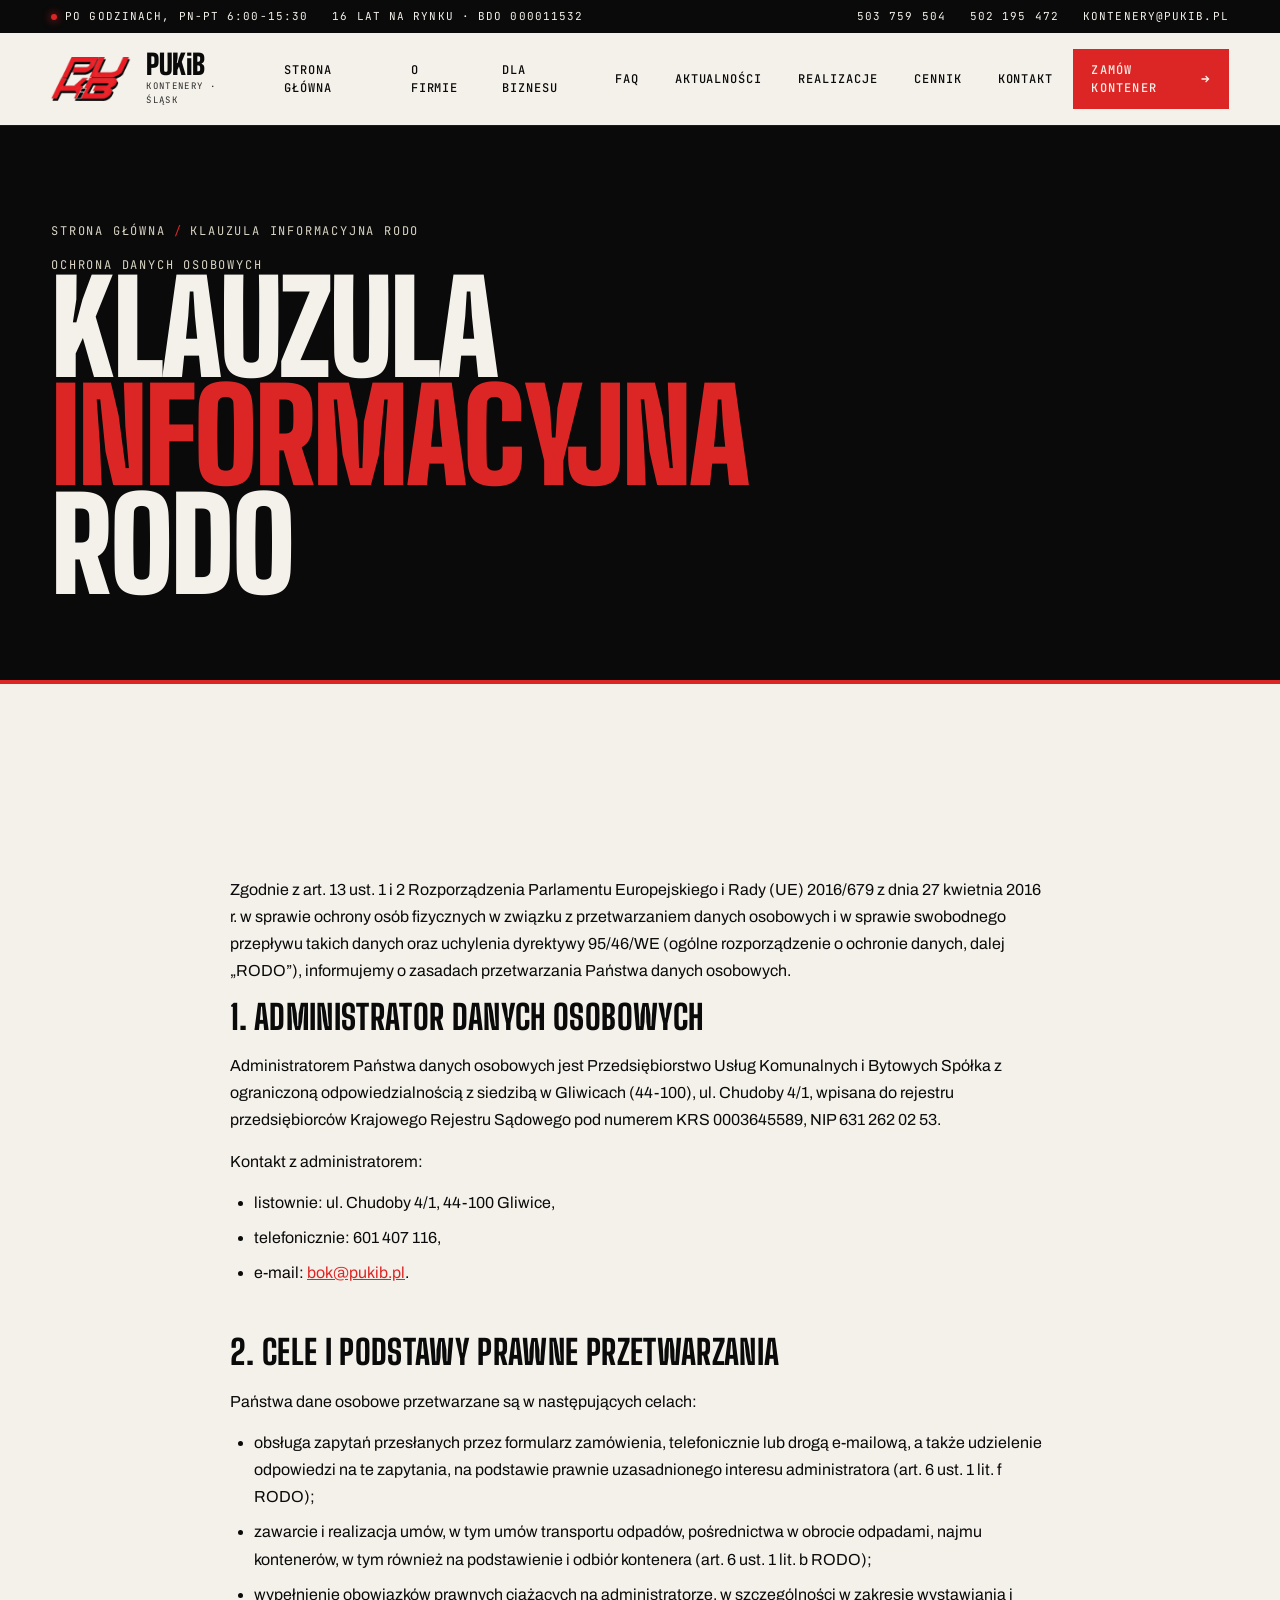
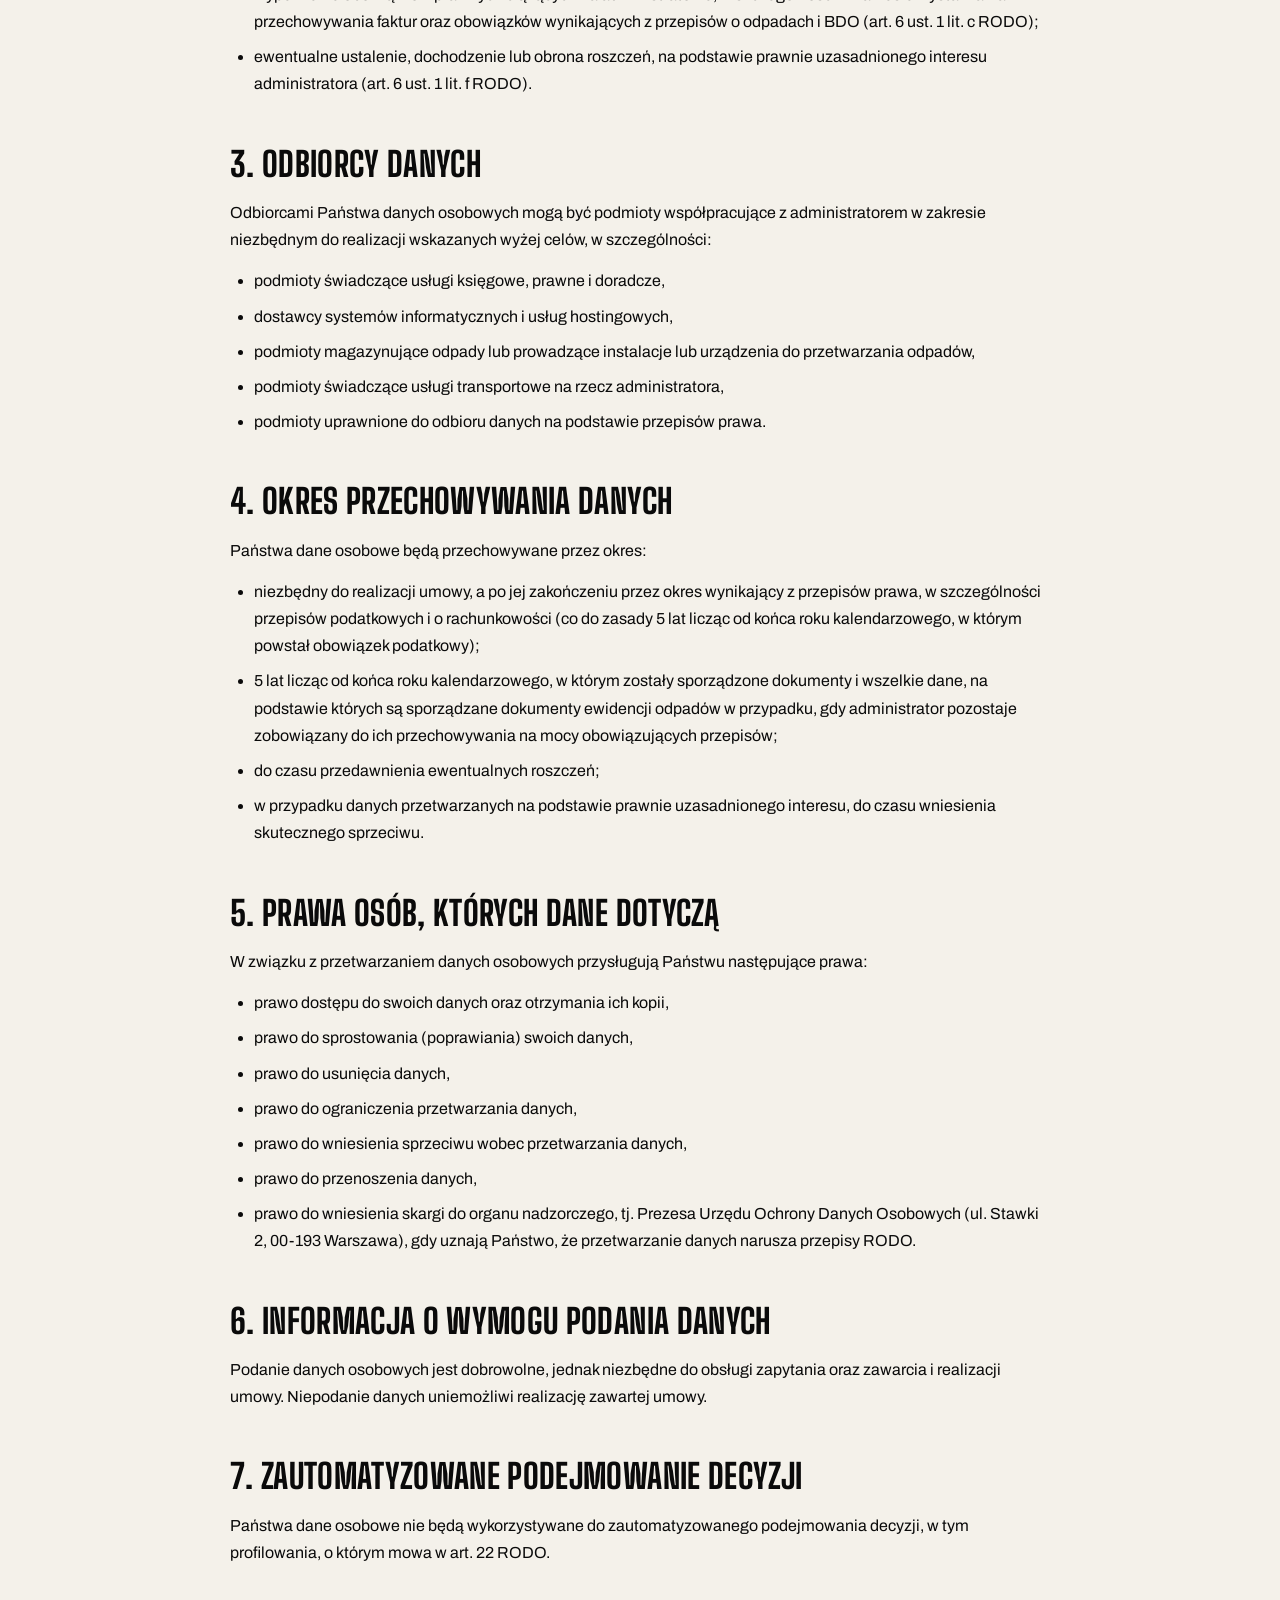
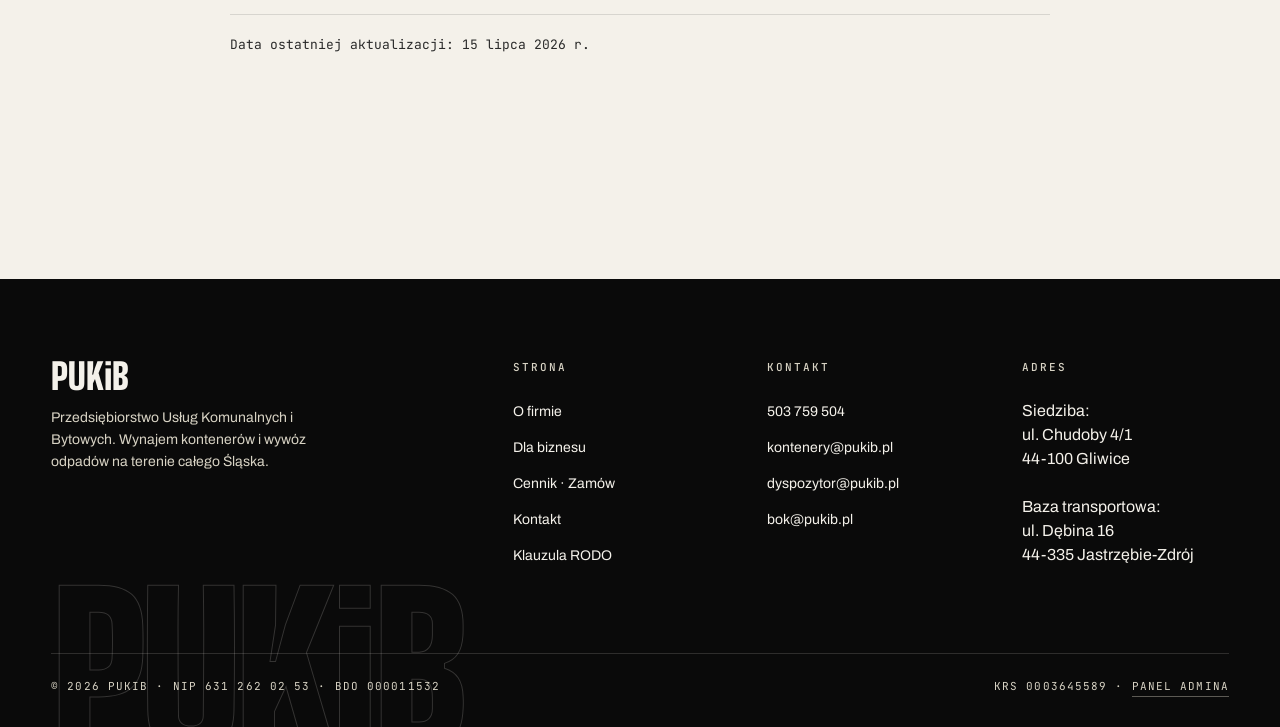
<file: rodo.html>
<!DOCTYPE html>
<html lang="pl">
<head>
  <meta charset="UTF-8">
  <meta name="viewport" content="width=device-width, initial-scale=1.0">

  <!-- Primary SEO -->
  <title>Klauzula informacyjna RODO, PUKiB Sp. z o.o.</title>
  <meta name="description" content="Klauzula informacyjna dotycząca przetwarzania danych osobowych (RODO) w Przedsiębiorstwie Usług Komunalnych i Bytowych Sp. z o.o. w Gliwicach.">
  <meta name="author" content="PUKiB Sp. z o.o.">
  <meta name="robots" content="index, follow">
  <meta name="language" content="Polish">
  <link rel="canonical" href="https://pukib.pl/rodo.html">

  <!-- Open Graph -->
  <meta property="og:type" content="website">
  <meta property="og:url" content="https://pukib.pl/rodo.html">
  <meta property="og:site_name" content="PUKiB">
  <meta property="og:title" content="Klauzula informacyjna RODO, PUKiB Sp. z o.o.">
  <meta property="og:description" content="Informacja o przetwarzaniu danych osobowych zgodnie z RODO.">
  <meta property="og:image" content="https://pukib.pl/assets/img/og-image.jpg">
  <meta property="og:locale" content="pl_PL">

  <!-- Theme color -->
  <meta name="theme-color" content="#dc2626">

  <!-- Favicons -->
  <link rel="icon" type="image/x-icon" href="/favicon.ico">
  <link rel="icon" type="image/png" sizes="16x16" href="/assets/img/favicon-16x16.png">
  <link rel="icon" type="image/png" sizes="32x32" href="/assets/img/favicon-32x32.png">
  <link rel="icon" type="image/png" sizes="48x48" href="/assets/img/favicon-48x48.png">
  <link rel="apple-touch-icon" sizes="180x180" href="/assets/img/apple-touch-icon.png">
  <link rel="manifest" href="/site.webmanifest">

  <!-- Fonts preconnect -->
  <link rel="preconnect" href="https://fonts.googleapis.com">
  <link rel="preconnect" href="https://fonts.gstatic.com" crossorigin>

  <!-- Stylesheets -->
  <link rel="stylesheet" href="css/style.css">
  <link rel="stylesheet" href="css/pages.css">
  <link rel="stylesheet" href="css/admin.css">

  <style>
    /* Styl treści prawnej, spójny z paletą strony */
    .legal-wrap {
      max-width: 820px;
      margin: 0 auto;
      padding: 64px 0 96px;
    }
    .legal-wrap h2 {
      font-family: var(--font-display);
      font-weight: 800;
      font-size: clamp(24px, 3vw, 34px);
      line-height: 1.1;
      margin: 48px 0 16px;
      color: var(--ink);
      text-transform: uppercase;
      letter-spacing: 0.01em;
    }
    .legal-wrap h2:first-of-type { margin-top: 0; }
    .legal-wrap h3 {
      font-family: var(--font-body);
      font-weight: 700;
      font-size: 18px;
      margin: 32px 0 10px;
      color: var(--ink);
    }
    .legal-wrap p,
    .legal-wrap li {
      font-family: var(--font-body);
      font-size: 16px;
      line-height: 1.7;
      color: var(--ink);
      margin: 0 0 14px;
    }
    .legal-wrap ul,
    .legal-wrap ol {
      margin: 0 0 20px;
      padding-left: 24px;
    }
    .legal-wrap li { margin-bottom: 8px; }
    .legal-wrap strong { font-weight: 700; }
    .legal-wrap a { color: var(--red); text-decoration: underline; }

    /* Blok "do uzupełnienia" - wyraźnie widoczny placeholder */
    .fill {
      background: rgba(220, 38, 38, 0.08);
      border-left: 3px solid var(--red);
      padding: 2px 8px;
      font-family: var(--font-mono);
      font-size: 0.92em;
      color: var(--red-deep);
      font-weight: 500;
    }

    .legal-intro-note {
      border: 1px solid var(--line-soft);
      background: var(--paper-2);
      padding: 20px 24px;
      margin-bottom: 40px;
      font-family: var(--font-mono);
      font-size: 13px;
      line-height: 1.6;
      color: var(--ink-2);
    }

    /* Baner: strona w trakcie tworzenia */
    .draft-banner {
      background: var(--red);
      color: var(--paper);
      padding: 16px 24px;
      margin-bottom: 32px;
      font-family: var(--font-mono);
      font-size: 14px;
      font-weight: 700;
      letter-spacing: 0.04em;
      text-transform: uppercase;
      display: flex;
      align-items: center;
      gap: 12px;
    }
    .draft-banner span.dot {
      width: 10px;
      height: 10px;
      border-radius: 50%;
      background: var(--paper);
      flex-shrink: 0;
      animation: draftpulse 1.6s ease-in-out infinite;
    }
    @keyframes draftpulse {
      0%, 100% { opacity: 1; }
      50% { opacity: 0.3; }
    }
    .legal-updated {
      font-family: var(--font-mono);
      font-size: 13px;
      color: var(--ink-3);
      margin-top: 48px;
      padding-top: 20px;
      border-top: 1px solid var(--line-soft);
    }
  </style>
</head>
<body>

  <div class="topbar">
    <div class="topbar-left">
      <span><span class="topbar-dot" data-hours-dot></span><span data-hours-label>Pracujemy</span>, pn-pt 6:00-15:30</span>
      <span class="topbar-hide-mobile">16 lat na rynku · BDO 000011532</span>
    </div>
    <div class="topbar-right">
      <a href="tel:503759504" class="topbar-link">503 759 504</a>
      <a href="tel:502195472" class="topbar-link topbar-hide-mobile">502 195 472</a>
      <a href="mailto:kontenery@pukib.pl" class="topbar-link">kontenery@pukib.pl</a>
    </div>
  </div>

  <header class="header">
    <a href="index.html" class="brand">
      <img src="assets/img/logo.png" alt="" class="brand-logo">
      <div>
        <div class="brand-text">PUKiB</div>
        <div class="brand-sub">Kontenery · Śląsk</div>
      </div>
    </a>
    <button class="nav-toggle" aria-label="Menu" aria-expanded="false"><span></span></button>
    <nav class="nav">
      <a href="index.html">Strona główna</a>
      <a href="index.html#o-nas">O firmie</a>
      <a href="index.html#biznes">Dla biznesu</a>
      <a href="index.html#faq">FAQ</a>
      <a href="index.html#fb">Aktualności</a>
      <a href="index.html#realizacje">Realizacje</a>
      <a href="cennik.html">Cennik</a>
      <a href="index.html#kontakt">Kontakt</a>
      <a href="cennik.html#zamow" class="nav-cta">
        Zamów kontener
        <svg viewBox="0 0 24 24" fill="none" stroke="currentColor" stroke-width="2.5"><path d="M5 12h14M13 6l6 6-6 6"/></svg>
      </a>
    </nav>
  </header>

  <!-- Page hero -->
  <section class="page-hero">
    <div class="page-hero-grid">
      <div>
        <div class="page-hero-meta">
          <div class="crumb"><span><a href="index.html">Strona główna</a></span><span>Klauzula informacyjna RODO</span></div>
          <div>Ochrona danych osobowych</div>
        </div>
        <h1>Klauzula <em>informacyjna</em> RODO</h1>
      </div>
    </div>
  </section>

  <section class="section">
    <div class="container">
      <div class="legal-wrap">

        <p>Zgodnie z art. 13 ust. 1 i 2 Rozporządzenia Parlamentu Europejskiego i Rady (UE)
        2016/679 z dnia 27 kwietnia 2016 r. w sprawie ochrony osób fizycznych w związku
        z przetwarzaniem danych osobowych i w sprawie swobodnego przepływu takich danych
        oraz uchylenia dyrektywy 95/46/WE (ogólne rozporządzenie o ochronie danych, dalej
        „RODO”), informujemy o zasadach przetwarzania Państwa danych osobowych.</p>

        <h2>1. Administrator danych osobowych</h2>
        <p>Administratorem Państwa danych osobowych jest Przedsiębiorstwo Usług Komunalnych
        i Bytowych Spółka z ograniczoną odpowiedzialnością z siedzibą w Gliwicach
        (44-100), ul. Chudoby 4/1, wpisana do rejestru przedsiębiorców Krajowego Rejestru
        Sądowego pod numerem KRS 0003645589, NIP 631 262 02 53.</p>
        <p>Kontakt z administratorem:</p>
        <ul>
          <li>listownie: ul. Chudoby 4/1, 44-100 Gliwice,</li>
          <li>telefonicznie: 601 407 116,</li>
          <li>e-mail: <a href="mailto:bok@pukib.pl">bok@pukib.pl</a>.</li>
        </ul>

        <h2>2. Cele i podstawy prawne przetwarzania</h2>
        <p>Państwa dane osobowe przetwarzane są w następujących celach:</p>
        <ul>
          <li>obsługa zapytań przesłanych przez formularz zamówienia, telefonicznie lub
          drogą e-mailową, a także udzielenie odpowiedzi na te zapytania, na podstawie
          prawnie uzasadnionego interesu administratora (art. 6 ust. 1 lit. f RODO);</li>
          <li>zawarcie i realizacja umów, w tym umów transportu odpadów, pośrednictwa
          w obrocie odpadami, najmu kontenerów, w tym również na podstawienie i odbiór
          kontenera (art. 6 ust. 1 lit. b RODO);</li>
          <li>wypełnienie obowiązków prawnych ciążących na administratorze, w szczególności
          w zakresie wystawiania i przechowywania faktur oraz obowiązków wynikających
          z przepisów o odpadach i BDO (art. 6 ust. 1 lit. c RODO);</li>
          <li>ewentualne ustalenie, dochodzenie lub obrona roszczeń, na podstawie prawnie
          uzasadnionego interesu administratora (art. 6 ust. 1 lit. f RODO).</li>
        </ul>

        <h2>3. Odbiorcy danych</h2>
        <p>Odbiorcami Państwa danych osobowych mogą być podmioty współpracujące
        z administratorem w zakresie niezbędnym do realizacji wskazanych wyżej celów,
        w szczególności:</p>
        <ul>
          <li>podmioty świadczące usługi księgowe, prawne i doradcze,</li>
          <li>dostawcy systemów informatycznych i usług hostingowych,</li>
          <li>podmioty magazynujące odpady lub prowadzące instalacje lub urządzenia
          do przetwarzania odpadów,</li>
          <li>podmioty świadczące usługi transportowe na rzecz administratora,</li>
          <li>podmioty uprawnione do odbioru danych na podstawie przepisów prawa.</li>
        </ul>

        <h2>4. Okres przechowywania danych</h2>
        <p>Państwa dane osobowe będą przechowywane przez okres:</p>
        <ul>
          <li>niezbędny do realizacji umowy, a po jej zakończeniu przez okres wynikający
          z przepisów prawa, w szczególności przepisów podatkowych i o rachunkowości
          (co do zasady 5 lat licząc od końca roku kalendarzowego, w którym powstał
          obowiązek podatkowy);</li>
          <li>5 lat licząc od końca roku kalendarzowego, w którym zostały sporządzone
          dokumenty i wszelkie dane, na podstawie których są sporządzane dokumenty
          ewidencji odpadów w przypadku, gdy administrator pozostaje zobowiązany do ich
          przechowywania na mocy obowiązujących przepisów;</li>
          <li>do czasu przedawnienia ewentualnych roszczeń;</li>
          <li>w przypadku danych przetwarzanych na podstawie prawnie uzasadnionego
          interesu, do czasu wniesienia skutecznego sprzeciwu.</li>
        </ul>

        <h2>5. Prawa osób, których dane dotyczą</h2>
        <p>W związku z przetwarzaniem danych osobowych przysługują Państwu następujące
        prawa:</p>
        <ul>
          <li>prawo dostępu do swoich danych oraz otrzymania ich kopii,</li>
          <li>prawo do sprostowania (poprawiania) swoich danych,</li>
          <li>prawo do usunięcia danych,</li>
          <li>prawo do ograniczenia przetwarzania danych,</li>
          <li>prawo do wniesienia sprzeciwu wobec przetwarzania danych,</li>
          <li>prawo do przenoszenia danych,</li>
          <li>prawo do wniesienia skargi do organu nadzorczego, tj. Prezesa Urzędu Ochrony
          Danych Osobowych (ul. Stawki 2, 00-193 Warszawa), gdy uznają Państwo, że
          przetwarzanie danych narusza przepisy RODO.</li>
        </ul>

        <h2>6. Informacja o wymogu podania danych</h2>
        <p>Podanie danych osobowych jest dobrowolne, jednak niezbędne do obsługi zapytania
        oraz zawarcia i realizacji umowy. Niepodanie danych uniemożliwi realizację
        zawartej umowy.</p>

        <h2>7. Zautomatyzowane podejmowanie decyzji</h2>
        <p>Państwa dane osobowe nie będą wykorzystywane do zautomatyzowanego podejmowania
        decyzji, w tym profilowania, o którym mowa w art. 22 RODO.</p>

        <div class="legal-updated">
          Data ostatniej aktualizacji: 15 lipca 2026 r.
        </div>

      </div>
    </div>
  </section>

  <footer class="footer">
    <div class="container">
      <div class="footer-grid">
        <div class="footer-col">
          <div class="footer-brand-line">PUKiB</div>
          <p class="footer-brand-text">Przedsiębiorstwo Usług Komunalnych i Bytowych. Wynajem kontenerów i wywóz odpadów na terenie całego Śląska.</p>
        </div>
        <div class="footer-col">
          <h4>Strona</h4>
          <ul>
            <li><a href="index.html#o-nas">O firmie</a></li>
            <li><a href="index.html#biznes">Dla biznesu</a></li>
            <li><a href="cennik.html">Cennik · Zamów</a></li>
            <li><a href="index.html#kontakt">Kontakt</a></li>
            <li><a href="rodo.html">Klauzula RODO</a></li>
          </ul>
        </div>
        <div class="footer-col">
          <h4>Kontakt</h4>
          <ul>
            <li><a href="tel:503759504">503 759 504</a></li>
            <li><a href="mailto:kontenery@pukib.pl">kontenery@pukib.pl</a></li>
            <li><a href="mailto:dyspozytor@pukib.pl">dyspozytor@pukib.pl</a></li>
            <li><a href="mailto:bok@pukib.pl">bok@pukib.pl</a></li>
          </ul>
        </div>
        <div class="footer-col">
          <h4>Adres</h4>
          <ul>
            <li>Siedziba:<br>ul. Chudoby 4/1<br>44-100 Gliwice</li>
            <li style="margin-top:12px;">Baza transportowa:<br>ul. Dębina 16<br>44-335 Jastrzębie-Zdrój</li>
          </ul>
        </div>
      </div>
      <div class="footer-mega" aria-hidden="true">PUKiB</div>
      <div class="footer-bottom">
        <span>© <span id="year">2026</span> PUKiB · NIP 631 262 02 53 · BDO 000011532</span>
        <span>KRS 0003645589 · <button type="button" class="admin-trigger" data-admin-trigger>Panel admina</button></span>
      </div>
    </div>
  </footer>

  <script src="js/main.js"></script>
</body>
</html>
</file>
<file: css/style.css>
/* =========================================================
   PUKiB, Industrial editorial design system
   ========================================================= */

@import url('https://fonts.googleapis.com/css2?family=Big+Shoulders+Display:wght@400;600;800;900&family=Archivo:wght@400;500;600;700;900&family=JetBrains+Mono:wght@400;500;700&display=swap');

:root {
  /* Brand */
  --red: #dc2626;
  --red-deep: #991b1b;
  --red-glow: rgba(220, 38, 38, 0.35);

  /* Neutrals */
  --ink: #0a0a0a;
  --ink-2: #1a1a1a;
  --ink-3: #2a2a2a;
  --paper: #f4f1ea;
  --paper-2: #ebe7dc;
  --paper-3: #d8d3c4;
  --line: #1a1a1a;
  --line-soft: rgba(10, 10, 10, 0.12);

  /* Accent, green from the actual containers */
  --green: #4d8c2f;

  /* Type */
  --font-display: 'Big Shoulders Display', 'Impact', sans-serif;
  --font-body: 'Archivo', system-ui, sans-serif;
  --font-mono: 'JetBrains Mono', 'Courier New', monospace;

  /* Layout */
  --max-w: 1440px;
  --pad-x: clamp(20px, 4vw, 64px);
  --radius: 2px;
}

* { box-sizing: border-box; margin: 0; padding: 0; }

html { scroll-behavior: smooth; -webkit-text-size-adjust: 100%; }

body {
  font-family: var(--font-body);
  background: var(--paper);
  color: var(--ink);
  line-height: 1.5;
  font-weight: 400;
  overflow-x: hidden;
  -webkit-font-smoothing: antialiased;
  -moz-osx-font-smoothing: grayscale;
}

img, video { max-width: 100%; display: block; }

a { color: inherit; text-decoration: none; }

button { font-family: inherit; cursor: pointer; border: none; background: none; }

::selection { background: var(--red); color: var(--paper); }

/* =========================================================
   Typography utilities
   ========================================================= */

.display {
  font-family: var(--font-display);
  font-weight: 900;
  line-height: 0.88;
  letter-spacing: -0.01em;
  text-transform: uppercase;
}

.mono {
  font-family: var(--font-mono);
  font-weight: 500;
  letter-spacing: 0.02em;
}

.kicker {
  font-family: var(--font-mono);
  font-size: 11px;
  text-transform: uppercase;
  letter-spacing: 0.18em;
  color: var(--ink-3);
  display: inline-flex;
  align-items: center;
  gap: 10px;
}

.kicker::before {
  content: '';
  width: 28px;
  height: 1px;
  background: currentColor;
}

.kicker.no-line::before { display: none; }

/* =========================================================
   Topbar, technical industrial info bar
   ========================================================= */

.topbar {
  background: var(--ink);
  color: var(--paper);
  font-family: var(--font-mono);
  font-size: 11px;
  letter-spacing: 0.1em;
  text-transform: uppercase;
  padding: 8px var(--pad-x);
  display: flex;
  justify-content: space-between;
  align-items: center;
  position: relative;
  z-index: 50;
  overflow: hidden;
}

.topbar-left, .topbar-right {
  display: flex;
  gap: 24px;
  align-items: center;
}

.topbar-dot {
  width: 6px;
  height: 6px;
  background: #2eea7e;
  border-radius: 50%;
  display: inline-block;
  margin-right: 8px;
  box-shadow: 0 0 8px #2eea7e;
  animation: pulse 2s infinite;
  transition: background 0.3s, box-shadow 0.3s;
}

.topbar-dot.off-hours {
  background: var(--red);
  box-shadow: 0 0 8px var(--red);
}

.topbar-link {
  color: var(--paper);
  transition: color 0.2s;
}

.topbar-link:hover {
  color: var(--red);
}

@keyframes pulse {
  0%, 100% { opacity: 1; }
  50% { opacity: 0.4; }
}

@media (max-width: 800px) {
  .topbar-hide-mobile { display: none; }
  .topbar { font-size: 10px; gap: 12px; }
}

/* =========================================================
   Header / Navigation
   ========================================================= */

.header {
  position: sticky;
  top: 0;
  z-index: 40;
  background: var(--paper);
  border-bottom: 1px solid var(--line);
  padding: 16px var(--pad-x);
  display: flex;
  align-items: center;
  justify-content: space-between;
  gap: 24px;
}

.brand {
  display: flex;
  align-items: center;
  gap: 14px;
}

.brand-logo {
  height: 44px;
  width: auto;
}

.brand-text {
  font-family: var(--font-display);
  font-weight: 900;
  font-size: 28px;
  letter-spacing: -0.02em;
  line-height: 1;
  color: var(--ink);
}

.brand-sub {
  font-family: var(--font-mono);
  font-size: 9px;
  letter-spacing: 0.15em;
  color: var(--ink-3);
  text-transform: uppercase;
  margin-top: 2px;
}

.nav {
  display: flex;
  gap: 4px;
  align-items: center;
}

.nav a {
  font-family: var(--font-mono);
  font-size: 12px;
  font-weight: 500;
  letter-spacing: 0.08em;
  text-transform: uppercase;
  padding: 10px 16px;
  position: relative;
  transition: background 0.2s, color 0.2s;
}

.nav a:not(.nav-cta):hover {
  background: var(--ink);
  color: var(--paper);
}

.nav a.active:not(.nav-cta) {
  background: var(--ink);
  color: var(--paper);
}

.nav-cta {
  background: var(--red);
  color: var(--paper) !important;
  padding: 12px 18px !important;
  font-weight: 700;
  letter-spacing: 0.1em !important;
  display: inline-flex;
  align-items: center;
  gap: 8px;
  transition: background 0.2s, transform 0.2s;
}

.nav-cta:hover { background: var(--red-deep); transform: translateY(-1px); color: var(--paper) !important; }

.nav-cta svg { width: 14px; height: 14px; }

.nav-toggle {
  display: none;
  width: 44px;
  height: 44px;
  align-items: center;
  justify-content: center;
}

.nav-toggle span {
  position: relative;
  display: block;
  width: 24px;
  height: 2px;
  background: var(--ink);
}

.nav-toggle span::before, .nav-toggle span::after {
  content: '';
  position: absolute;
  left: 0;
  width: 24px;
  height: 2px;
  background: var(--ink);
  transition: transform 0.3s;
}

.nav-toggle span::before { top: -7px; }
.nav-toggle span::after { top: 7px; }

.nav-toggle.open span { background: transparent; }
.nav-toggle.open span::before { transform: rotate(45deg) translate(5px, 5px); }
.nav-toggle.open span::after { transform: rotate(-45deg) translate(5px, -5px); }

@media (max-width: 1100px) {
  .nav { display: none; }
  .nav-toggle { display: flex; }
  .nav.open {
    display: flex;
    position: fixed;
    inset: 96px 0 0 0;
    background: var(--paper);
    flex-direction: column;
    align-items: stretch;
    padding: 24px var(--pad-x);
    gap: 0;
    border-top: 1px solid var(--line);
    z-index: 35;
  }
  .nav.open a {
    padding: 18px 0 !important;
    border-bottom: 1px solid var(--line-soft);
    font-size: 14px;
    letter-spacing: 0.1em;
  }
  .nav.open a.active::after { display: none; }
  .nav.open .nav-cta {
    margin-top: 16px;
    justify-content: center;
    padding: 18px !important;
    border-bottom: none !important;
  }
}

/* =========================================================
   Buttons
   ========================================================= */

.btn {
  display: inline-flex;
  align-items: center;
  gap: 12px;
  font-family: var(--font-mono);
  font-size: 12px;
  font-weight: 700;
  letter-spacing: 0.12em;
  text-transform: uppercase;
  padding: 18px 26px;
  border-radius: var(--radius);
  transition: all 0.2s;
  border: 1px solid transparent;
  cursor: pointer;
}

.btn-primary {
  background: var(--red);
  color: var(--paper);
}

.btn-primary:hover {
  background: var(--red-deep);
  transform: translateY(-2px);
  box-shadow: 0 12px 30px var(--red-glow);
}

.btn-ghost {
  background: transparent;
  color: var(--paper);
  border-color: rgba(244, 241, 234, 0.3);
}

.btn-ghost:hover {
  border-color: var(--paper);
  background: rgba(244, 241, 234, 0.06);
}

.btn-dark {
  background: var(--ink);
  color: var(--paper);
}

.btn-dark:hover {
  background: var(--ink-3);
  transform: translateY(-2px);
}

.btn .arrow {
  width: 14px;
  height: 14px;
  transition: transform 0.2s;
}

.btn:hover .arrow { transform: translateX(4px); }

/* =========================================================
   Section primitives
   ========================================================= */

.section {
  padding: clamp(64px, 10vw, 140px) var(--pad-x);
  position: relative;
}

.section-dark {
  background: var(--ink);
  color: var(--paper);
}

.section-dark .kicker { color: var(--paper-3); }

.section-head {
  display: flex;
  align-items: flex-end;
  justify-content: space-between;
  gap: 32px;
  flex-wrap: wrap;
  margin-bottom: 64px;
}

.section-head .kicker {
  margin-bottom: 24px;
}

.section-title {
  font-family: var(--font-display);
  font-weight: 900;
  font-size: clamp(48px, 7vw, 110px);
  line-height: 0.88;
  letter-spacing: -0.01em;
  text-transform: uppercase;
  max-width: 16ch;
}

.section-title em {
  font-style: normal;
  color: var(--red);
}

.section-intro {
  max-width: 38ch;
  font-size: 16px;
  color: var(--ink-3);
  line-height: 1.55;
}

.section-dark .section-intro { color: var(--paper-3); }

.container {
  max-width: var(--max-w);
  margin: 0 auto;
}

/* =========================================================
   Footer
   ========================================================= */

.footer {
  background: var(--ink);
  color: var(--paper);
  padding: 80px var(--pad-x) 32px;
  position: relative;
  overflow: hidden;
}

.footer-mega {
  font-family: var(--font-display);
  font-weight: 900;
  font-size: clamp(80px, 16vw, 240px);
  line-height: 0.85;
  letter-spacing: -0.03em;
  color: transparent;
  -webkit-text-stroke: 1px rgba(244, 241, 234, 0.18);
  position: absolute;
  bottom: -30px;
  left: var(--pad-x);
  pointer-events: none;
  user-select: none;
}

.footer-grid {
  display: grid;
  grid-template-columns: 2fr 1fr 1fr 1fr;
  gap: 48px;
  position: relative;
  z-index: 2;
  margin-bottom: 80px;
}

@media (max-width: 900px) {
  .footer-grid { grid-template-columns: 1fr 1fr; gap: 40px; }
}

@media (max-width: 560px) {
  .footer-grid { grid-template-columns: 1fr; gap: 32px; }
}

.footer-col h4 {
  font-family: var(--font-mono);
  font-size: 11px;
  letter-spacing: 0.18em;
  text-transform: uppercase;
  color: var(--paper-3);
  margin-bottom: 18px;
  font-weight: 500;
}

.footer-col ul { list-style: none; }
.footer-col li { padding: 6px 0; }
.footer-col a { font-size: 14px; transition: color 0.2s; }
.footer-col a:hover { color: var(--red); }

.footer-brand-line {
  font-family: var(--font-display);
  font-size: 36px;
  font-weight: 900;
  line-height: 1;
  margin-bottom: 12px;
}

.footer-brand-text {
  font-size: 14px;
  color: var(--paper-3);
  max-width: 32ch;
  line-height: 1.6;
}

.footer-bottom {
  border-top: 1px solid rgba(244, 241, 234, 0.15);
  padding-top: 24px;
  display: flex;
  justify-content: space-between;
  flex-wrap: wrap;
  gap: 16px;
  font-family: var(--font-mono);
  font-size: 11px;
  letter-spacing: 0.1em;
  color: var(--paper-3);
  position: relative;
  z-index: 2;
  text-transform: uppercase;
}

/* =========================================================
   Animations / utilities
   ========================================================= */

.reveal {
  opacity: 0;
  transform: translateY(24px);
  transition: opacity 0.9s cubic-bezier(.2,.7,.2,1), transform 0.9s cubic-bezier(.2,.7,.2,1);
}

.reveal.in {
  opacity: 1;
  transform: translateY(0);
}

.reveal-stagger > * {
  opacity: 0;
  transform: translateY(24px);
  transition: opacity 0.7s ease, transform 0.7s ease;
}

.reveal-stagger.in > * {
  opacity: 1;
  transform: translateY(0);
}

.reveal-stagger.in > *:nth-child(1) { transition-delay: 0s; }
.reveal-stagger.in > *:nth-child(2) { transition-delay: 0.08s; }
.reveal-stagger.in > *:nth-child(3) { transition-delay: 0.16s; }
.reveal-stagger.in > *:nth-child(4) { transition-delay: 0.24s; }
.reveal-stagger.in > *:nth-child(5) { transition-delay: 0.32s; }
.reveal-stagger.in > *:nth-child(6) { transition-delay: 0.4s; }
.reveal-stagger.in > *:nth-child(7) { transition-delay: 0.48s; }
.reveal-stagger.in > *:nth-child(8) { transition-delay: 0.56s; }

/* Marquee */
.marquee {
  overflow: hidden;
  width: 100%;
  position: relative;
}

.marquee-track {
  display: flex;
  gap: 60px;
  width: max-content;
  animation: marquee 50s linear infinite;
  white-space: nowrap;
}

@keyframes marquee {
  to { transform: translateX(-50%); }
}

.marquee-item {
  font-family: var(--font-display);
  font-weight: 800;
  font-size: clamp(40px, 7vw, 90px);
  text-transform: uppercase;
  letter-spacing: -0.01em;
  display: inline-flex;
  align-items: center;
  gap: 60px;
}

.marquee-item::after {
  content: '';
  width: 18px;
  height: 18px;
  background: var(--red);
  border-radius: 50%;
}

/* Hide visually but keep accessible */
.sr-only {
  position: absolute;
  width: 1px;
  height: 1px;
  padding: 0;
  margin: -1px;
  overflow: hidden;
  clip: rect(0,0,0,0);
  white-space: nowrap;
  border: 0;
}

/* Generic page hero (smaller than the home one) */
.page-hero {
  background: var(--ink);
  color: var(--paper);
  padding: 96px var(--pad-x) 80px;
  position: relative;
  overflow: hidden;
  border-bottom: 4px solid var(--red);
}

.page-hero-grid {
  display: grid;
  grid-template-columns: 2fr 1fr;
  gap: 64px;
  align-items: end;
  max-width: var(--max-w);
  margin: 0 auto;
  position: relative;
  z-index: 2;
}

@media (max-width: 800px) {
  .page-hero-grid { grid-template-columns: 1fr; gap: 32px; }
}

.page-hero h1 {
  font-family: var(--font-display);
  font-weight: 900;
  font-size: clamp(56px, 10vw, 150px);
  line-height: 0.85;
  text-transform: uppercase;
  letter-spacing: -0.02em;
}

.page-hero h1 em {
  font-style: normal;
  color: var(--red);
}

.page-hero-meta {
  font-family: var(--font-mono);
  font-size: 12px;
  letter-spacing: 0.15em;
  text-transform: uppercase;
  color: var(--paper-3);
}

.page-hero-meta .crumb {
  display: flex;
  gap: 8px;
  margin-bottom: 16px;
}

.page-hero-meta .crumb span:not(:last-child)::after {
  content: '/';
  margin-left: 8px;
  color: var(--red);
}

.page-hero-decoration {
  position: absolute;
  inset: 0;
  background-image:
    linear-gradient(rgba(244,241,234,0.04) 1px, transparent 1px),
    linear-gradient(90deg, rgba(244,241,234,0.04) 1px, transparent 1px);
  background-size: 80px 80px;
  pointer-events: none;
}
</file>
<file: css/home.css>
/* =========================================================
   HOME, page-specific styles (rewritten)
   ========================================================= */

/* ---------- HERO (split layout) ---------- */
.hero {
  background: var(--paper);
  color: var(--ink);
  position: relative;
  padding: 12px var(--pad-x) 80px;
  overflow: hidden;
}

.hero::before {
  /* subtle vertical red accent line on the far left */
  content: '';
  position: absolute;
  left: 0; top: 0; bottom: 0;
  width: 4px;
  background: var(--red);
}

.hero-tags {
  display: flex;
  justify-content: space-between;
  align-items: baseline;
  gap: 16px;
  font-family: var(--font-mono);
  font-size: 11px;
  letter-spacing: 0.18em;
  text-transform: uppercase;
  color: var(--ink-3);
  margin-bottom: 16px;
}

.hero-tags .tag-block {
  display: inline-flex;
  align-items: baseline;
  gap: 12px;
  min-width: 0;
}

.hero-tags strong {
  color: var(--ink);
  font-weight: 700;
  overflow: hidden;
  text-overflow: ellipsis;
  white-space: nowrap;
}

@media (max-width: 800px) {
  .hero-tags strong { display: none; }
}

.hero-grid {
  display: grid;
  grid-template-columns: 1fr 1fr;
  gap: 64px;
  align-items: start;
  max-width: var(--max-w);
  margin: 0 auto;
}

@media (max-width: 1000px) {
  .hero-grid { grid-template-columns: 1fr; gap: 40px; }
}

.hero-text .kicker { margin-bottom: 28px; }

.hero-title {
  font-family: var(--font-display);
  font-weight: 900;
  font-size: clamp(56px, 8vw, 132px);
  line-height: 0.86;
  letter-spacing: -0.015em;
  text-transform: uppercase;
  margin-bottom: 32px;
}

.hero-title em {
  font-style: normal;
  color: var(--red);
  display: block;
}

.hero-lead {
  font-size: clamp(15px, 1.4vw, 18px);
  line-height: 1.55;
  color: var(--ink-2);
  max-width: 36ch;
  margin-bottom: 32px;
}

.hero-cta {
  display: flex;
  gap: 12px;
  flex-wrap: wrap;
  margin-bottom: 40px;
}

.hero-stats {
  display: grid;
  grid-template-columns: repeat(3, 1fr);
  gap: 0;
  border-top: 1px solid var(--line-soft);
  padding-top: 24px;
  max-width: 480px;
}

.hero-stat .num {
  font-family: var(--font-display);
  font-weight: 900;
  font-size: clamp(28px, 3vw, 36px);
  line-height: 1;
  color: var(--ink);
}

.hero-stat .label {
  font-family: var(--font-mono);
  font-size: 10px;
  letter-spacing: 0.16em;
  text-transform: uppercase;
  color: var(--ink-3);
  margin-top: 6px;
}

/* ---------- HERO VIDEO FRAME (right side) ---------- */
.hero-video-frame {
  position: relative;
  aspect-ratio: 16 / 10;
  background: var(--ink);
  overflow: hidden;
  border: 1px solid var(--ink);
  box-shadow: 12px 12px 0 var(--ink);
  margin-top: 80px;
}

@media (max-width: 1000px) {
  .hero-video-frame { margin-top: 0; }
}

.hero-video-frame video,
.hero-video-frame .hero-poster {
  position: absolute;
  inset: 0;
  width: 100%;
  height: 100%;
  object-fit: cover;
}

.hero-video-frame .hero-poster {
  z-index: 1;
  transition: opacity .6s ease;
}

.hero-video-frame.video-ready .hero-poster {
  opacity: 0;
  pointer-events: none;
}

.hero-video-frame video { z-index: 0; }

.hero-video-frame::after {
  /* subtle dark gradient overlay for legibility of any future caption */
  content: '';
  position: absolute;
  inset: 0;
  z-index: 2;
  background: linear-gradient(180deg, rgba(0,0,0,0.05) 60%, rgba(0,0,0,0.4) 100%);
  pointer-events: none;
}

.hero-video-caption {
  position: absolute;
  bottom: 16px; left: 16px;
  z-index: 3;
  font-family: var(--font-mono);
  font-size: 10px;
  letter-spacing: 0.18em;
  text-transform: uppercase;
  color: var(--paper);
  display: flex;
  align-items: center;
  gap: 8px;
}

.hero-video-caption .dot {
  width: 8px; height: 8px;
  background: var(--red);
  border-radius: 50%;
  animation: pulse 1.6s infinite;
}

@keyframes pulse {
  0%, 100% { opacity: 1; transform: scale(1); }
  50% { opacity: 0.5; transform: scale(0.85); }
}

@media (max-width: 1000px) {
  .hero-video-frame { box-shadow: 8px 8px 0 var(--ink); }
}

/* =========================================================
   CITY MARQUEE
   ========================================================= */

.marquee {
  background: var(--red);
  color: var(--paper);
  overflow: hidden;
  border-block: 1px solid var(--ink);
}

.marquee-track {
  display: flex;
  gap: 0;
  padding: 18px 0;
  white-space: nowrap;
  animation: scroll 60s linear infinite;
}

.marquee-track span {
  display: inline-flex;
  align-items: center;
  font-family: var(--font-display);
  font-weight: 800;
  font-size: clamp(20px, 2vw, 28px);
  text-transform: uppercase;
  letter-spacing: 0.01em;
  padding: 0 24px;
}

.marquee-track span::after {
  content: '·';
  margin-left: 24px;
  opacity: 0.6;
}

@keyframes scroll {
  from { transform: translateX(0); }
  to   { transform: translateX(-50%); }
}

/* =========================================================
   SERVICES (3 cards)
   ========================================================= */

.services {
  background: var(--paper);
  padding: clamp(64px, 8vw, 120px) var(--pad-x);
}

.services-inner { max-width: var(--max-w); margin: 0 auto; }

.services-grid {
  display: grid;
  grid-template-columns: repeat(3, 1fr);
  gap: 0;
  border: 1px solid var(--line);
  margin-top: 48px;
}

@media (max-width: 900px) { .services-grid { grid-template-columns: 1fr; } }

.service-card {
  padding: 48px 36px;
  background: var(--paper);
  border-right: 1px solid var(--line);
  position: relative;
  transition: background .3s, color .3s, transform .3s, box-shadow .3s;
  cursor: pointer;
  display: flex;
  flex-direction: column;
  min-height: 320px;
}

.service-card::before {
  content: '';
  position: absolute;
  inset: 0;
  border-top: 3px solid transparent;
  pointer-events: none;
  transition: border-color .3s;
}

.service-card:last-child { border-right: none; }
@media (max-width: 900px) {
  .service-card { border-right: none; border-bottom: 1px solid var(--line); }
  .service-card:last-child { border-bottom: none; }
}

.service-card:hover {
  background: var(--ink);
  color: var(--paper);
  z-index: 2;
  box-shadow: 0 16px 40px rgba(10,10,10,0.18);
}
.service-card:hover::before { border-color: var(--red); }

.service-card .num {
  font-family: var(--font-mono);
  font-size: 12px;
  letter-spacing: 0.18em;
  color: var(--red);
  margin-bottom: 32px;
}

.service-card h3 {
  font-family: var(--font-display);
  font-weight: 900;
  font-size: clamp(28px, 2.5vw, 36px);
  text-transform: uppercase;
  line-height: 0.95;
  margin-bottom: 16px;
}

.service-card p {
  font-size: 15px;
  line-height: 1.55;
  color: var(--ink-3);
  flex: 1;
}

.service-card:hover p { color: var(--paper-3); }

.service-card .arrow {
  margin-top: 24px;
  width: 48px;
  height: 48px;
  border-radius: 50%;
  border: 1px solid var(--line);
  display: flex;
  align-items: center;
  justify-content: center;
  transition: background .3s, border-color .3s;
}

.service-card:hover .arrow {
  background: var(--red);
  border-color: var(--red);
}

.service-card .arrow svg {
  width: 18px; height: 18px;
  stroke: currentColor;
  fill: none;
  stroke-width: 2;
}

/* =========================================================
   CONTAINER SHOWCASE, SVG isometric (the centerpiece)
   ========================================================= */

.showcase {
  background: var(--paper);
  padding: clamp(64px, 8vw, 120px) var(--pad-x);
  border-top: 1px solid var(--line-soft);
  border-bottom: 1px solid var(--line-soft);
}

.showcase-inner { max-width: var(--max-w); margin: 0 auto; }

.showcase-stage-wrap {
  position: relative;
  background: var(--paper-2);
  border: 1px solid var(--line-soft);
  margin-top: 48px;
  overflow: hidden;
}

.showcase-stage-wrap::before {
  /* technical paper grid */
  content: '';
  position: absolute;
  inset: 0;
  background-image:
    linear-gradient(rgba(10,10,10,0.04) 1px, transparent 1px),
    linear-gradient(90deg, rgba(10,10,10,0.04) 1px, transparent 1px);
  background-size: 25px 25px;
  pointer-events: none;
}

.showcase-svg {
  width: 100%;
  height: auto;
  display: block;
  position: relative;
  z-index: 1;
}

.showcase-svg .stage {
  opacity: 0;
  transition: opacity .35s ease;
  pointer-events: none;
}

.showcase-svg .stage.active {
  opacity: 1;
  pointer-events: auto;
}

/* corner technical labels */
.showcase-corner {
  position: absolute;
  font-family: var(--font-mono);
  font-size: 10px;
  letter-spacing: 0.18em;
  text-transform: uppercase;
  color: var(--ink-3);
  z-index: 2;
  pointer-events: none;
}

.showcase-corner.tl { top: 16px; left: 20px; }
.showcase-corner.tr { top: 16px; right: 20px; text-align: right; }
.showcase-corner.bl { bottom: 16px; left: 20px; }
.showcase-corner.br { bottom: 16px; right: 20px; text-align: right; }

.showcase-corner strong { display: block; color: var(--ink); font-weight: 700; margin-top: 2px; }

/* size picker controls below */
.showcase-controls {
  display: grid;
  grid-template-columns: repeat(3, 1fr);
  gap: 0;
  margin-top: 24px;
  border: 1px solid var(--line);
}

.showcase-pick {
  background: var(--paper);
  padding: 20px 24px;
  border: none;
  border-right: 1px solid var(--line);
  font-family: var(--font-display);
  font-weight: 800;
  font-size: 16px;
  text-transform: uppercase;
  cursor: pointer;
  display: flex;
  flex-direction: column;
  align-items: flex-start;
  gap: 6px;
  transition: background .2s, color .2s;
}

.showcase-pick:last-child { border-right: none; }

.showcase-pick:hover { background: var(--paper-2); }

.showcase-pick.active {
  background: var(--ink);
  color: var(--paper);
}

.showcase-pick .pick-tag {
  font-family: var(--font-mono);
  font-size: 10px;
  letter-spacing: 0.18em;
  font-weight: 500;
  color: var(--red);
}

.showcase-pick.active .pick-tag { color: var(--red); }

.showcase-pick .pick-size {
  font-size: 24px;
  letter-spacing: -0.01em;
}

.showcase-pick .pick-name {
  font-family: var(--font-mono);
  font-size: 11px;
  letter-spacing: 0.1em;
  font-weight: 500;
  text-transform: uppercase;
  color: var(--ink-3);
  margin-top: 2px;
}

.showcase-pick.active .pick-name { color: var(--paper-3); }

@media (max-width: 700px) {
  .showcase-controls { grid-template-columns: 1fr; }
  .showcase-pick { border-right: none; border-bottom: 1px solid var(--line); }
  .showcase-pick:last-child { border-bottom: none; }
  .showcase-corner { display: none; }
}

/* =========================================================
   INTERSTITIAL VIDEO STRIP (user liked this)
   ========================================================= */

.interstitial {
  position: relative;
  height: 56vh;
  min-height: 360px;
  max-height: 600px;
  overflow: hidden;
  background: var(--ink);
}

.interstitial video,
.interstitial .interstitial-poster {
  position: absolute;
  inset: 0;
  width: 100%;
  height: 100%;
  object-fit: cover;
}

.interstitial-poster { z-index: 1; transition: opacity .6s; }
.interstitial.video-ready .interstitial-poster { opacity: 0; pointer-events: none; }

.interstitial-overlay {
  position: absolute;
  inset: 0;
  z-index: 2;
  background:
    linear-gradient(180deg, rgba(10,10,10,0.4) 0%, rgba(10,10,10,0.2) 50%, rgba(10,10,10,0.7) 100%);
}

.interstitial-content {
  position: relative;
  z-index: 3;
  height: 100%;
  display: flex;
  flex-direction: column;
  justify-content: flex-end;
  padding: 48px var(--pad-x);
  max-width: var(--max-w);
  margin: 0 auto;
  color: var(--paper);
}

.interstitial-content .kicker { color: var(--red); margin-bottom: 16px; }
.interstitial-content .kicker::before { background: var(--red); }

.interstitial-content h2 {
  font-family: var(--font-display);
  font-weight: 900;
  font-size: clamp(40px, 6vw, 84px);
  text-transform: uppercase;
  line-height: 0.92;
  max-width: 14ch;
}

/* =========================================================
   COVERAGE, Cały Śląsk (no map, pure typography)
   ========================================================= */

.coverage {
  background: var(--ink);
  color: var(--paper);
  padding: clamp(64px, 8vw, 120px) var(--pad-x);
}

.coverage-inner { max-width: var(--max-w); margin: 0 auto; }

.coverage .section-head h2 { color: var(--paper); }
.coverage .section-head em { color: var(--red); }
.coverage .section-intro { color: var(--paper-3); }

.zones {
  display: grid;
  grid-template-columns: repeat(3, 1fr);
  gap: 0;
  margin-top: 64px;
  border: 1px solid rgba(255,255,255,0.12);
}

@media (max-width: 900px) { .zones { grid-template-columns: 1fr; } }

.zone {
  padding: 40px 36px;
  border-right: 1px solid rgba(255,255,255,0.12);
  position: relative;
}

.zone:last-child { border-right: none; }
@media (max-width: 900px) {
  .zone { border-right: none; border-bottom: 1px solid rgba(255,255,255,0.12); }
  .zone:last-child { border-bottom: none; }
}

.zone-num {
  font-family: var(--font-mono);
  font-size: 12px;
  letter-spacing: 0.18em;
  color: var(--red);
  margin-bottom: 32px;
}

.zone-name {
  font-family: var(--font-display);
  font-weight: 900;
  font-size: clamp(36px, 3.5vw, 56px);
  text-transform: uppercase;
  line-height: 0.95;
  margin-bottom: 4px;
}

.zone-price {
  font-family: var(--font-mono);
  font-size: 14px;
  letter-spacing: 0.05em;
  color: var(--red);
  margin-bottom: 32px;
}

.zone-cities {
  list-style: none;
  padding: 0;
  margin: 0;
  display: flex;
  flex-direction: column;
  gap: 8px;
}

.zone-cities li {
  font-size: 15px;
  font-weight: 500;
  color: var(--paper-3);
  padding-left: 18px;
  position: relative;
}

.zone-cities li::before {
  content: '';
  position: absolute;
  left: 0; top: 9px;
  width: 8px; height: 1px;
  background: var(--red);
}

.zone-cities li.bold {
  color: var(--paper);
  font-weight: 700;
}

/* =========================================================
   FAQ (embedded on home, no separate page)
   ========================================================= */

.faq-home {
  background: var(--paper);
  padding: clamp(64px, 8vw, 120px) var(--pad-x);
}

.faq-home-inner {
  max-width: var(--max-w);
  margin: 0 auto;
  display: grid;
  grid-template-columns: 1fr 2fr;
  gap: 80px;
  align-items: start;
}

@media (max-width: 900px) {
  .faq-home-inner { grid-template-columns: 1fr; gap: 40px; }
}

.faq-home-head .kicker { margin-bottom: 24px; }

.faq-home-head h2 {
  font-family: var(--font-display);
  font-weight: 900;
  font-size: clamp(40px, 4.5vw, 72px);
  text-transform: uppercase;
  line-height: 0.92;
  margin-bottom: 24px;
}

.faq-home-head h2 em { font-style: normal; color: var(--red); }

.faq-home-head p {
  color: var(--ink-3);
  line-height: 1.6;
  margin-bottom: 24px;
  max-width: 32ch;
}

.faq-home-head .contact-line {
  border-top: 1px solid var(--line-soft);
  padding-top: 24px;
  font-family: var(--font-mono);
  font-size: 13px;
  letter-spacing: 0.05em;
}

.faq-home-head .contact-line a {
  color: var(--red);
  font-weight: 700;
  font-size: 18px;
  display: block;
  margin-top: 4px;
}

/* =========================================================
   FACEBOOK section (replaces blog)
   ========================================================= */

.fb-section {
  background: var(--paper-2);
  padding: clamp(48px, 6vw, 88px) var(--pad-x);
  border-block: 1px solid var(--line-soft);
}

.fb-inner { max-width: var(--max-w); margin: 0 auto; }


/* =========================================================
   CTA STRIP (final call to action)
   ========================================================= */

.cta-strip {
  background: var(--ink);
  color: var(--paper);
  padding: clamp(64px, 7vw, 96px) var(--pad-x);
  position: relative;
  overflow: hidden;
}

.cta-strip::before {
  content: '';
  position: absolute;
  inset: 0;
  background-image:
    linear-gradient(rgba(255,255,255,0.03) 1px, transparent 1px),
    linear-gradient(90deg, rgba(255,255,255,0.03) 1px, transparent 1px);
  background-size: 40px 40px;
}

.cta-strip-inner {
  max-width: var(--max-w);
  margin: 0 auto;
  display: grid;
  grid-template-columns: 1.6fr 1fr;
  gap: 48px;
  align-items: center;
  position: relative;
  z-index: 1;
}

@media (max-width: 900px) {
  .cta-strip-inner { grid-template-columns: 1fr; }
}

.cta-strip h2 {
  font-family: var(--font-display);
  font-weight: 900;
  font-size: clamp(40px, 5.5vw, 84px);
  text-transform: uppercase;
  line-height: 0.92;
  margin-bottom: 16px;
}

.cta-strip p {
  color: var(--paper-3);
  max-width: 48ch;
  line-height: 1.55;
}

.cta-buttons {
  display: flex;
  gap: 12px;
  flex-wrap: wrap;
  justify-content: flex-end;
}

@media (max-width: 900px) {
  .cta-buttons { justify-content: flex-start; }
}

/* =========================================================
   FAQ accordion (used inside .faq-home)
   ========================================================= */

.faq-list {
  border-top: 1px solid var(--line-soft);
}

.faq-item {
  border-bottom: 1px solid var(--line-soft);
}

.faq-q {
  width: 100%;
  background: transparent;
  border: none;
  padding: 22px 0;
  display: grid;
  grid-template-columns: 60px 1fr 36px;
  align-items: center;
  text-align: left;
  cursor: pointer;
  font-family: inherit;
  gap: 16px;
  color: var(--ink);
  transition: color .2s;
}

.faq-q:hover { color: var(--red); }

.faq-q .num {
  font-family: var(--font-mono);
  font-size: 11px;
  letter-spacing: 0.18em;
  color: var(--red);
  font-weight: 700;
}

.faq-q .question {
  font-family: var(--font-display);
  font-weight: 800;
  font-size: clamp(18px, 1.6vw, 22px);
  text-transform: uppercase;
  letter-spacing: -0.005em;
  line-height: 1.1;
}

.faq-q .toggle {
  width: 32px;
  height: 32px;
  border: 1px solid var(--line-soft);
  border-radius: 50%;
  display: flex;
  align-items: center;
  justify-content: center;
  position: relative;
  transition: background .2s, border-color .2s, color .2s;
  margin-left: auto;
  flex-shrink: 0;
}

.faq-q .toggle::before, .faq-q .toggle::after {
  content: '';
  position: absolute;
  width: 12px;
  height: 1.5px;
  background: currentColor;
  transition: transform .3s;
}

.faq-q .toggle::after { transform: rotate(90deg); }

.faq-item.open .faq-q .toggle {
  background: var(--red);
  border-color: var(--red);
  color: var(--paper);
}

.faq-item.open .faq-q .toggle::after { transform: rotate(0); }

.faq-a {
  display: grid;
  grid-template-rows: 0fr;
  transition: grid-template-rows .4s;
}

.faq-item.open .faq-a { grid-template-rows: 1fr; }

.faq-a-inner {
  overflow: hidden;
  padding-left: 76px;
  padding-right: 36px;
  max-width: 70ch;
}

.faq-a-inner p {
  padding-bottom: 22px;
  font-size: 15px;
  line-height: 1.6;
  color: var(--ink-3);
}

@media (max-width: 600px) {
  .faq-q { grid-template-columns: 36px 1fr 32px; gap: 12px; }
  .faq-a-inner { padding-left: 48px; padding-right: 0; }
}

/* =========================================================
   Locations (kontakt section maps)
   ========================================================= */

.locations-grid {
  display: grid;
  grid-template-columns: 1fr 1fr;
  gap: 0;
  border: 1px solid rgba(255,255,255,0.12);
}

@media (max-width: 800px) { .locations-grid { grid-template-columns: 1fr; } }

.location-card {
  padding: 28px 32px 0;
  background: var(--ink-2);
  border-right: 1px solid rgba(255,255,255,0.12);
  display: flex;
  flex-direction: column;
}

.location-card:last-child { border-right: none; }
@media (max-width: 800px) {
  .location-card { border-right: none; border-bottom: 1px solid rgba(255,255,255,0.12); }
  .location-card:last-child { border-bottom: none; }
}

.location-tag {
  font-family: var(--font-mono);
  font-size: 11px;
  letter-spacing: 0.18em;
  color: var(--red);
  margin-bottom: 16px;
}

.location-card h3 {
  font-family: var(--font-display);
  font-weight: 900;
  font-size: clamp(28px, 3vw, 40px);
  text-transform: uppercase;
  line-height: 0.95;
  margin-bottom: 12px;
  color: var(--paper);
}

.location-card p {
  color: var(--paper-3);
  margin-bottom: 28px;
  line-height: 1.55;
  font-size: 15px;
}

.location-map {
  margin: 0 -32px;
  margin-top: auto;
  height: 280px;
  background: var(--ink-3);
  position: relative;
  overflow: hidden;
}

.location-map iframe {
  width: 100%;
  height: 100%;
  border: 0;
  display: block;
  filter: grayscale(15%) contrast(1.05);
}

/* =========================================================
   About compact (#o-nas)
   ========================================================= */

.about-compact .about-image {
  position: relative;
  border: 1px solid var(--line-soft);
  overflow: hidden;
  aspect-ratio: 4 / 3;
  background: var(--ink);
}

.about-compact .about-image img {
  width: 100%;
  height: 100%;
  object-fit: cover;
}

.about-compact .about-image .badge {
  position: absolute;
  top: 16px; left: 16px;
  background: var(--ink);
  color: var(--paper);
  font-family: var(--font-mono);
  font-size: 10px;
  letter-spacing: 0.18em;
  padding: 6px 10px;
  text-transform: uppercase;
  z-index: 1;
}

.about-compact .about-intro-grid {
  display: grid;
  grid-template-columns: 1.3fr 1fr;
  gap: 56px;
  align-items: start;
}

@media (max-width: 800px) {
  .about-compact .about-intro-grid { grid-template-columns: 1fr; gap: 32px; }
}

.about-compact p {
  font-size: clamp(16px, 1.4vw, 19px);
  line-height: 1.65;
  color: var(--ink-2);
}



/* =========================================================
   FB section: editorial banner + 2-col content
   ========================================================= */

/* LEFT column wrapper (contains header + info, sits next to iframe) */
.fb-left {
  flex: 1 1 auto;
  min-width: 0;
}

/* TOP block inside left col: kicker + big title + intro */
.fb-header {
  margin-bottom: 48px;
}

.fb-kicker {
  font-family: var(--font-mono);
  font-size: 12px;
  letter-spacing: 0.22em;
  text-transform: uppercase;
  color: var(--ink-2);
  margin-bottom: 24px;
  display: flex;
  align-items: center;
  gap: 16px;
}

.fb-kicker::before {
  content: '';
  width: 40px;
  height: 1px;
  background: var(--ink);
}

.fb-title {
  font-family: var(--font-display);
  font-weight: 900;
  font-size: clamp(56px, 7.5vw, 120px);
  line-height: 0.92;
  letter-spacing: -0.015em;
  margin-bottom: 28px;
}

.fb-title em {
  font-style: normal;
  color: var(--red);
}

.fb-intro {
  font-size: clamp(15px, 1.2vw, 18px);
  line-height: 1.55;
  color: var(--ink-2);
  max-width: 640px;
}

/* GRID: left column (header + info) + iframe (full height on right) */
.fb-grid {
  display: flex;
  gap: 80px;
  align-items: flex-start;
}

@media (max-width: 1024px) {
  .fb-grid {
    flex-direction: column;
    gap: 48px;
    align-items: stretch;
  }
}

/* fb-info now just spacing within the left column */
.fb-info {
  /* no width, fills the left column */
}

.fb-sub {
  font-family: var(--font-display);
  font-weight: 900;
  font-size: clamp(22px, 1.8vw, 28px);
  line-height: 1;
  text-transform: uppercase;
  letter-spacing: 0;
  margin-bottom: 24px;
  padding-bottom: 20px;
  border-bottom: 2px solid var(--ink);
}

.fb-sub em {
  font-style: normal;
  color: var(--red);
}

.fb-list {
  list-style: none;
  padding: 0;
  margin: 0 0 36px 0;
}

.fb-list li {
  display: flex;
  align-items: flex-start;
  gap: 20px;
  padding: 16px 0;
  border-bottom: 1px solid var(--line-soft);
}

.fb-list li:first-child {
  padding-top: 4px;
}

.fb-list .num {
  font-family: var(--font-mono);
  font-size: 11px;
  color: var(--red);
  letter-spacing: 0.18em;
  font-weight: 700;
  min-width: 36px;
  padding-top: 2px;
}

.fb-list .txt {
  font-size: 15px;
  line-height: 1.4;
  color: var(--ink-2);
  flex: 1;
}

.fb-cta {
  display: inline-flex;
  align-items: center;
  gap: 12px;
  padding: 18px 30px;
  background: var(--ink);
  color: var(--paper);
  font-family: var(--font-mono);
  font-size: 12px;
  letter-spacing: 0.14em;
  font-weight: 700;
  text-transform: uppercase;
  text-decoration: none;
  transition: background 0.2s, transform 0.2s;
}

.fb-cta:hover {
  background: var(--red);
  transform: translateY(-2px);
}

.fb-cta svg {
  width: 16px;
  height: 16px;
  flex-shrink: 0;
}

/* RIGHT iframe column, FIXED 500px (FB Page Plugin renders max 500px wide) */
.fb-feed-frame {
  flex: 0 0 500px;
  width: 500px;
  border: 1px solid var(--line);
  background: var(--paper);
  box-shadow: 0 1px 0 var(--line-soft), 0 16px 48px -20px rgba(0,0,0,0.22);
  margin-top: 30px;
}

.fb-feed-frame iframe {
  display: block;
  width: 100%;
  height: 800px;
  border: none;
}

@media (max-width: 1024px) {
  .fb-feed-frame {
    flex: none;
    width: 100%;
    max-width: 500px;
    margin: 0 auto;
  }
  .fb-feed-frame iframe { height: 700px; }
}

@media (max-width: 600px) {
  .fb-feed-frame iframe { height: 600px; }
}

/* =========================================================
   Partnerzy biznesowi (w sekcji Aktualności, pod CTA Facebooka)
   ========================================================= */

.fb-partners {
  margin-top: 48px;
  padding-top: 40px;
  border-top: 1px solid var(--line-soft);
}

.fb-partners-head {
  margin-bottom: 24px;
}

.fb-partners-head .fb-kicker {
  margin-bottom: 12px;
}

.fb-partners-head .fb-sub {
  margin-bottom: 12px;
}

.fb-partners-note {
  font-size: 14px;
  color: var(--ink-3);
  line-height: 1.55;
  max-width: 44ch;
}

.fb-partners-list {
  list-style: none;
  padding: 0;
  margin: 0;
}

.fb-partners-list li {
  display: flex;
  align-items: baseline;
  gap: 20px;
  padding: 10px 0;
  border-bottom: 1px solid var(--line-soft);
}

.fb-partners-list li:first-child {
  border-top: 1px solid var(--line-soft);
}

.fb-partners-list .num {
  font-family: var(--font-mono);
  font-size: 11px;
  color: var(--red);
  letter-spacing: 0.18em;
  font-weight: 700;
  min-width: 36px;
}

.fb-partners-list .txt {
  font-size: 15px;
  line-height: 1.4;
  color: var(--ink-2);
  flex: 1;
}

.fb-partners-list .txt-placeholder {
  font-family: var(--font-mono);
  font-size: 11px;
  letter-spacing: 0.18em;
  text-transform: uppercase;
  color: var(--ink-3);
  opacity: 0.55;
  flex: 1;
}

/* =========================================================
   Nasze realizacje (osobna sekcja pod Aktualnościami)
   ========================================================= */

.section-realizacje {
  background: var(--paper);
  border-bottom: 1px solid var(--line-soft);
}

.realizacje-grid {
  display: grid;
  grid-template-columns: repeat(4, 1fr);
  gap: 20px;
}

@media (max-width: 1100px) {
  .realizacje-grid {
    grid-template-columns: repeat(2, 1fr);
  }
}

@media (max-width: 560px) {
  .realizacje-grid {
    grid-template-columns: 1fr;
  }
}

.realizacja-slot {
  position: relative;
  aspect-ratio: 4 / 5;
  background: var(--paper-2);
  border: 1px solid var(--line-soft);
  overflow: hidden;
}

.realizacja-slot::after {
  content: '';
  position: absolute;
  inset: 0;
  background-image:
    linear-gradient(rgba(10,10,10,0.04) 1px, transparent 1px),
    linear-gradient(90deg, rgba(10,10,10,0.04) 1px, transparent 1px);
  background-size: 40px 40px;
  pointer-events: none;
}

.realizacja-placeholder {
  position: absolute;
  inset: 0;
  display: flex;
  flex-direction: column;
  align-items: flex-start;
  justify-content: space-between;
  padding: 20px;
  z-index: 1;
}

.rp-num {
  font-family: var(--font-mono);
  font-size: 11px;
  letter-spacing: 0.18em;
  text-transform: uppercase;
  color: var(--ink-3);
}

.rp-label {
  font-family: var(--font-display);
  font-weight: 900;
  font-size: clamp(28px, 3vw, 40px);
  text-transform: uppercase;
  letter-spacing: -0.01em;
  line-height: 0.9;
  color: var(--ink);
  opacity: 0.35;
}
</file>
<file: css/pages.css>
/* =========================================================
   PAGES, shared inner-page styles
   ========================================================= */

/* ---------- Cennik / Pricing tables ---------- */
.pricing-section { background: var(--paper); }

.pricing-grid {
  display: grid;
  grid-template-columns: 1fr 1fr;
  gap: 0;
  border: 1px solid var(--line);
  margin-bottom: 64px;
}

@media (max-width: 800px) { .pricing-grid { grid-template-columns: 1fr; } }

.pricing-cell {
  padding: 36px 32px;
  border-right: 1px solid var(--line);
  border-bottom: 1px solid var(--line);
  background: var(--paper);
  position: relative;
}

.pricing-cell:nth-child(2n) { border-right: none; }

@media (max-width: 800px) {
  .pricing-cell { border-right: none !important; }
}

.pricing-cell .label {
  font-family: var(--font-mono);
  font-size: 11px;
  letter-spacing: 0.18em;
  text-transform: uppercase;
  color: var(--ink-3);
  margin-bottom: 12px;
}

.pricing-cell h3 {
  font-family: var(--font-display);
  font-weight: 800;
  font-size: 32px;
  text-transform: uppercase;
  margin-bottom: 8px;
  letter-spacing: -0.01em;
  line-height: 1;
}

.pricing-cell .desc {
  font-size: 14px;
  color: var(--ink-3);
  line-height: 1.5;
  max-width: 38ch;
  margin-bottom: 24px;
}

.pricing-cell .pr {
  font-family: var(--font-display);
  font-weight: 900;
  font-size: 56px;
  line-height: 1;
  color: var(--red);
  letter-spacing: -0.02em;
}

.pricing-cell .pr-meta {
  font-family: var(--font-mono);
  font-size: 11px;
  letter-spacing: 0.1em;
  text-transform: uppercase;
  color: var(--ink-3);
  margin-top: 6px;
}

.pricing-table {
  width: 100%;
  border-collapse: collapse;
  border: 1px solid var(--line);
  margin-bottom: 32px;
  background: var(--paper);
}

.pricing-table thead {
  background: var(--ink);
  color: var(--paper);
}

.pricing-table th, .pricing-table td {
  padding: 16px 20px;
  text-align: left;
  border-bottom: 1px solid var(--line);
  font-size: 14px;
}

.pricing-table th {
  font-family: var(--font-mono);
  font-size: 11px;
  letter-spacing: 0.15em;
  text-transform: uppercase;
  font-weight: 500;
}

.pricing-table tbody tr:hover { background: var(--paper-2); }

.pricing-table .price-cell {
  font-family: var(--font-display);
  font-weight: 800;
  font-size: 22px;
  color: var(--red);
  text-align: right;
}

.zone-card {
  border: 1px solid var(--line);
  padding: 28px;
  background: var(--paper);
}

.zone-card .zone-num {
  font-family: var(--font-display);
  font-weight: 800;
  font-size: 18px;
  color: var(--red);
  margin-bottom: 6px;
  letter-spacing: 0.04em;
}

.zone-card .zone-price {
  font-family: var(--font-display);
  font-weight: 900;
  font-size: 44px;
  line-height: 1;
  margin-bottom: 16px;
  letter-spacing: -0.02em;
}

.zone-card .zone-price small {
  font-family: var(--font-mono);
  font-size: 11px;
  letter-spacing: 0.1em;
  font-weight: 500;
  display: block;
  text-transform: uppercase;
  color: var(--ink-3);
  margin-top: 4px;
}

.zone-card .zone-cities {
  display: flex;
  flex-wrap: wrap;
  gap: 6px;
}

.zone-card .zone-cities span {
  font-family: var(--font-mono);
  font-size: 10px;
  letter-spacing: 0.1em;
  text-transform: uppercase;
  padding: 5px 10px;
  background: var(--paper-2);
  border-radius: var(--radius);
}

.zones-grid {
  display: grid;
  grid-template-columns: repeat(4, 1fr);
  gap: 20px;
  margin-bottom: 64px;
}

@media (max-width: 1100px) { .zones-grid { grid-template-columns: repeat(2, 1fr); } }
@media (max-width: 600px) { .zones-grid { grid-template-columns: 1fr; } }

/* ---------- Order form ---------- */
.order-section { background: var(--ink); color: var(--paper); position: relative; overflow: hidden; }

.order-section .section-intro { color: var(--paper-3); }

.order-section::before {
  content: 'ZAMÓWIENIE';
  position: absolute;
  font-family: var(--font-display);
  font-weight: 900;
  font-size: clamp(120px, 22vw, 320px);
  color: rgba(244,241,234,0.04);
  top: 50%;
  left: 50%;
  transform: translate(-50%, -50%);
  letter-spacing: -0.04em;
  pointer-events: none;
  user-select: none;
  white-space: nowrap;
}

.order-grid {
  display: grid;
  grid-template-columns: 2fr 1fr;
  gap: 64px;
  align-items: start;
  position: relative;
  z-index: 2;
}

@media (max-width: 900px) { .order-grid { grid-template-columns: 1fr; } }

.order-step {
  margin-bottom: 36px;
}

.order-step h3 {
  font-family: var(--font-mono);
  font-size: 11px;
  letter-spacing: 0.2em;
  text-transform: uppercase;
  color: var(--paper-3);
  margin-bottom: 16px;
  display: flex;
  align-items: center;
  gap: 12px;
}

.order-step h3::before {
  content: attr(data-step);
  display: inline-flex;
  align-items: center;
  justify-content: center;
  width: 26px;
  height: 26px;
  background: var(--red);
  color: var(--paper);
  border-radius: 50%;
  font-weight: 700;
  font-size: 11px;
}

.option-row {
  display: grid;
  grid-template-columns: repeat(4, 1fr);
  gap: 8px;
}

@media (max-width: 700px) { .option-row { grid-template-columns: repeat(2, 1fr); } }

.option-btn {
  background: transparent;
  border: 1px solid rgba(244,241,234,0.25);
  color: var(--paper);
  padding: 18px 14px;
  text-align: left;
  cursor: pointer;
  transition: all .2s;
  font-family: inherit;
  border-radius: var(--radius);
}

.option-btn:hover {
  border-color: var(--paper);
  background: rgba(244,241,234,0.05);
  transform: translateY(-2px);
}

.option-btn.active {
  background: var(--red);
  border-color: var(--red);
  transform: translateY(-2px);
  box-shadow: 0 8px 24px rgba(220,38,38,0.35);
}

.option-btn .ob-size {
  font-family: var(--font-display);
  font-weight: 900;
  font-size: 26px;
  line-height: 1;
  margin-bottom: 8px;
}

.option-btn .ob-name {
  font-family: var(--font-mono);
  font-size: 10px;
  letter-spacing: 0.12em;
  text-transform: uppercase;
  margin-bottom: 6px;
  color: var(--paper-3);
}

.option-btn.active .ob-name { color: var(--paper); }

.option-btn .ob-price {
  font-family: var(--font-mono);
  font-size: 12px;
  font-weight: 700;
}

.zone-row {
  display: grid;
  grid-template-columns: repeat(4, 1fr);
  gap: 8px;
}

@media (max-width: 700px) { .zone-row { grid-template-columns: repeat(2, 1fr); } }
@media (max-width: 400px) { .zone-row { grid-template-columns: 1fr; } }

.zone-btn {
  background: transparent;
  border: 1px solid rgba(244,241,234,0.25);
  color: var(--paper);
  padding: 18px 14px;
  cursor: pointer;
  text-align: left;
  font-family: inherit;
  transition: all .2s;
  border-radius: var(--radius);
}

.zone-btn:hover {
  border-color: var(--paper);
  background: rgba(244,241,234,0.05);
  transform: translateY(-2px);
}

.zone-btn.active {
  background: var(--red);
  border-color: var(--red);
  transform: translateY(-2px);
  box-shadow: 0 8px 24px rgba(220,38,38,0.35);
}

.zone-btn .zb-num {
  font-family: var(--font-display);
  font-weight: 900;
  font-size: 22px;
  margin-bottom: 6px;
  line-height: 1;
}

.zone-btn .zb-price {
  font-family: var(--font-mono);
  font-size: 11px;
  letter-spacing: 0.1em;
  text-transform: uppercase;
  color: var(--paper-3);
}

.zone-btn.active .zb-price { color: var(--paper); }

.zone-btn .zb-cities {
  font-size: 11px;
  margin-top: 6px;
  color: var(--paper-3);
  font-family: var(--font-mono);
  letter-spacing: 0.05em;
}

.zone-btn.active .zb-cities { color: var(--paper); }

.field-row {
  display: grid;
  grid-template-columns: 1fr 1fr;
  gap: 14px;
  margin-bottom: 14px;
}

@media (max-width: 600px) { .field-row { grid-template-columns: 1fr; } }

.field {
  display: flex;
  flex-direction: column;
}

.field label {
  font-family: var(--font-mono);
  font-size: 10px;
  letter-spacing: 0.15em;
  text-transform: uppercase;
  color: var(--paper-3);
  margin-bottom: 6px;
}

.field input, .field textarea {
  background: transparent;
  border: 1px solid rgba(244,241,234,0.25);
  color: var(--paper);
  padding: 14px 16px;
  font-family: inherit;
  font-size: 15px;
  transition: border-color .2s;
  border-radius: var(--radius);
}

.field input:focus, .field textarea:focus {
  outline: none;
  border-color: var(--red);
}

.field input::placeholder, .field textarea::placeholder { color: rgba(244,241,234,0.4); }

/* Order summary card */
.order-summary {
  border: 1px solid rgba(244,241,234,0.25);
  padding: 32px 28px;
  background: var(--ink-2);
  position: sticky;
  top: 96px;
}

.order-summary h4 {
  font-family: var(--font-display);
  font-weight: 800;
  font-size: 22px;
  margin-bottom: 20px;
  text-transform: uppercase;
}

.summary-row {
  display: flex;
  justify-content: space-between;
  padding: 12px 0;
  border-bottom: 1px solid rgba(244,241,234,0.1);
  font-size: 13px;
}

.summary-row .summary-label {
  font-family: var(--font-mono);
  font-size: 10px;
  letter-spacing: 0.15em;
  text-transform: uppercase;
  color: var(--paper-3);
  margin-bottom: 4px;
  display: block;
}

.summary-row .summary-value {
  text-align: right;
  font-weight: 600;
}

.summary-total {
  padding-top: 24px;
  margin-top: 8px;
  border-top: 2px solid var(--paper);
  display: flex;
  justify-content: space-between;
  align-items: baseline;
}

.summary-total .total-label {
  font-family: var(--font-mono);
  font-size: 11px;
  letter-spacing: 0.18em;
  text-transform: uppercase;
}

.summary-total .total-amount {
  font-family: var(--font-display);
  font-weight: 900;
  font-size: 36px;
  color: var(--red);
  letter-spacing: -0.02em;
  line-height: 1;
}

.summary-total .total-vat {
  font-family: var(--font-mono);
  font-size: 10px;
  letter-spacing: 0.1em;
  color: var(--paper-3);
  display: block;
  margin-top: 4px;
  text-transform: uppercase;
}

.summary-submit {
  width: 100%;
  background: var(--red);
  color: var(--paper);
  padding: 20px;
  border: none;
  cursor: pointer;
  font-family: var(--font-mono);
  font-size: 12px;
  font-weight: 700;
  letter-spacing: 0.15em;
  text-transform: uppercase;
  margin-top: 24px;
  transition: background .2s;
}

.summary-submit:hover { background: var(--red-deep); }

.summary-note {
  font-family: var(--font-mono);
  font-size: 10px;
  letter-spacing: 0.1em;
  text-transform: uppercase;
  color: var(--paper-3);
  text-align: center;
  margin-top: 12px;
  line-height: 1.6;
}

/* ---------- O firmie / About ---------- */
.about-intro {
  background: var(--paper);
}

.about-intro-grid {
  display: grid;
  grid-template-columns: 1fr 1fr;
  gap: 64px;
  align-items: center;
}

@media (max-width: 900px) { .about-intro-grid { grid-template-columns: 1fr; } }

.about-intro p {
  font-size: 17px;
  line-height: 1.65;
  color: var(--ink-2);
  margin-bottom: 20px;
}

.about-intro p:first-of-type::first-letter {
  font-family: var(--font-display);
  font-weight: 900;
  font-size: 76px;
  float: left;
  line-height: 0.85;
  margin-right: 12px;
  margin-top: 6px;
  color: var(--red);
}

.about-image {
  position: relative;
  aspect-ratio: 4/5;
}

.about-image img { width: 100%; height: 100%; object-fit: cover; }

.about-image .badge {
  position: absolute;
  top: 24px;
  left: 24px;
  background: var(--red);
  color: var(--paper);
  padding: 12px 18px;
  font-family: var(--font-mono);
  font-size: 11px;
  letter-spacing: 0.15em;
  text-transform: uppercase;
}

/* Team */
.team-grid {
  display: grid;
  grid-template-columns: repeat(3, 1fr);
  gap: 24px;
}

@media (max-width: 800px) { .team-grid { grid-template-columns: 1fr 1fr; } }
@media (max-width: 500px) { .team-grid { grid-template-columns: 1fr; } }

.team-card {
  background: var(--paper);
  border: 1px solid var(--line);
  padding: 24px;
}

.team-card .role {
  font-family: var(--font-mono);
  font-size: 10px;
  letter-spacing: 0.18em;
  text-transform: uppercase;
  color: var(--red);
  margin-bottom: 8px;
}

.team-card .hours {
  font-family: var(--font-mono);
  font-size: 11px;
  font-weight: 700;
  letter-spacing: 0.08em;
  color: var(--ink-3);
  margin-bottom: 14px;
  display: inline-flex;
  align-items: center;
  gap: 8px;
}

.team-card .hours::before {
  content: '';
  width: 6px;
  height: 6px;
  background: currentColor;
  border-radius: 50%;
  opacity: 0.5;
}

.team-card .name {
  font-family: var(--font-display);
  font-weight: 800;
  font-size: 24px;
  text-transform: uppercase;
  margin-bottom: 12px;
  line-height: 1.05;
}

.team-card .contact {
  border-top: 1px solid var(--line-soft);
  padding-top: 12px;
  margin-top: 12px;
  font-size: 13px;
  color: var(--ink-3);
}

.team-card .contact a {
  display: block;
  padding: 4px 0;
  transition: color .2s;
}

.team-card .contact a:hover { color: var(--red); }

/* ---------- Dla biznesu ---------- */
.process-grid {
  display: grid;
  grid-template-columns: repeat(4, 1fr);
  gap: 0;
  border-left: 4px solid var(--red);
}

@media (max-width: 900px) { .process-grid { grid-template-columns: 1fr 1fr; } }
@media (max-width: 600px) { .process-grid { grid-template-columns: 1fr; } }

.process-step {
  padding: 32px 28px;
  background: var(--paper);
  border-bottom: 1px solid var(--line);
  border-right: 1px solid var(--line);
  min-height: 220px;
  display: flex;
  flex-direction: column;
}

.process-step:last-child { border-right: none; }

@media (max-width: 900px) {
  .process-step:nth-child(2n) { border-right: none; }
}

.process-step .ps-num {
  font-family: var(--font-mono);
  font-size: 11px;
  letter-spacing: 0.2em;
  color: var(--ink-3);
  margin-bottom: 24px;
}

.process-step h4 {
  font-family: var(--font-display);
  font-weight: 800;
  font-size: 22px;
  text-transform: uppercase;
  margin-bottom: 10px;
  line-height: 1.05;
}

.process-step p { font-size: 14px; color: var(--ink-3); line-height: 1.55; }

.audience-list {
  display: grid;
  grid-template-columns: 1fr 1fr;
  gap: 0;
  border: 1px solid var(--line);
}

@media (max-width: 700px) { .audience-list { grid-template-columns: 1fr; } }

.audience-item {
  padding: 24px 28px;
  border-bottom: 1px solid var(--line);
  border-right: 1px solid var(--line);
  display: flex;
  align-items: center;
  gap: 16px;
  transition: background .25s, transform .25s;
  position: relative;
}

.audience-item:hover {
  background: var(--paper-2);
  transform: translateX(2px);
}

.section-dark .audience-item:hover {
  background: rgba(255,255,255,0.04);
}

.audience-item:hover .a-icon {
  background: var(--ink);
}

.audience-item:nth-child(2n) { border-right: none; }
@media (max-width: 700px) { .audience-item { border-right: none; } }

.audience-item .a-icon {
  width: 48px;
  height: 48px;
  background: var(--red);
  color: var(--paper);
  border-radius: 50%;
  display: flex;
  align-items: center;
  justify-content: center;
  flex-shrink: 0;
}

.audience-item .a-icon svg { width: 22px; height: 22px; }

.audience-item h4 {
  font-family: var(--font-display);
  font-weight: 800;
  font-size: 18px;
  text-transform: uppercase;
}

.audience-item p {
  font-size: 13px;
  color: var(--ink-3);
  margin-top: 4px;
}

/* ---------- Kontakt ---------- */
.contact-grid {
  display: grid;
  grid-template-columns: 1fr 1fr;
  gap: 0;
  border: 1px solid var(--line);
  margin-bottom: 64px;
}

@media (max-width: 800px) { .contact-grid { grid-template-columns: 1fr; } }

.contact-cell {
  padding: 32px;
  border-right: 1px solid var(--line);
  border-bottom: 1px solid var(--line);
  background: var(--paper);
}

.contact-cell:nth-child(2n) { border-right: none; }
@media (max-width: 800px) { .contact-cell { border-right: none; } }

.contact-cell .label {
  font-family: var(--font-mono);
  font-size: 11px;
  letter-spacing: 0.18em;
  text-transform: uppercase;
  color: var(--ink-3);
  margin-bottom: 8px;
}

.contact-cell h3 {
  font-family: var(--font-display);
  font-weight: 800;
  font-size: 24px;
  text-transform: uppercase;
  margin-bottom: 16px;
  line-height: 1.05;
}

.contact-cell .info {
  font-size: 15px;
  line-height: 1.7;
}

.contact-cell .info a:hover { color: var(--red); }


/* Dark-section overrides for process / audience inside #biznes */
.section-dark .process-step,
.section-dark .audience-item {
  background: var(--ink-2);
  border-color: rgba(255,255,255,0.12);
}
.section-dark .process-step h4,
.section-dark .audience-item h4 {
  color: var(--paper);
}
.section-dark .process-step p,
.section-dark .audience-item p {
  color: var(--paper-3);
}
.section-dark .process-step .ps-num {
  color: var(--red);
}

/* Team cards inside dark section, phones/emails legible */
.section-dark .team-card .contact {
  border-color: rgba(255,255,255,0.12);
  color: var(--paper-3);
}
.section-dark .team-card .contact a {
  color: var(--paper);
}
.section-dark .team-card .contact a:hover { color: var(--red); }
.section-dark .team-card .role { color: var(--red); }
.section-dark .team-card .hours { color: var(--paper-3); }


/* =========================================================
   Mini 2D visualization (inside sticky summary aside)
   ========================================================= */

.order-viz-mini {
  position: relative;
  margin: -28px -32px 24px;        /* extend to aside edges */
  padding: 16px 20px 12px;
  background: var(--ink);
  border-bottom: 1px solid rgba(244,241,234,0.10);
}

.order-viz-mini-label {
  font-family: var(--font-mono);
  font-size: 9px;
  letter-spacing: 0.18em;
  color: var(--paper-3);
  margin-bottom: 8px;
  text-transform: uppercase;
}

.order-viz-mini-svg {
  width: 100%;
  height: auto;
  display: block;
}

.order-viz-mini-svg .stage {
  opacity: 0;
  transition: opacity .35s ease;
  pointer-events: none;
}

.order-viz-mini-svg .stage.active {
  opacity: 1;
}

/* =========================================================
   Order step 4 - download/upload form (cennik)
   ========================================================= */

.order-form-intro {
  color: var(--paper-3);
  font-size: 14px;
  line-height: 1.55;
  margin-bottom: 16px;
  max-width: 60ch;
}

.form-actions {
  display: grid;
  grid-template-columns: 1fr 1fr;
  gap: 12px;
  margin-bottom: 14px;
}

@media (max-width: 600px) {
  .form-actions { grid-template-columns: 1fr; }
}

.form-download-btn,
.form-upload-btn {
  display: flex;
  align-items: center;
  justify-content: center;
  gap: 12px;
  width: 100%;
  padding: 16px 18px;
  border: 1px dashed rgba(244,241,234,0.35);
  background: transparent;
  color: var(--paper);
  font-family: var(--font-mono);
  font-size: 12px;
  font-weight: 700;
  letter-spacing: 0.1em;
  text-transform: uppercase;
  cursor: pointer;
  transition: border-color 0.2s, background 0.2s, color 0.2s;
  border-radius: var(--radius);
  text-decoration: none;
  box-sizing: border-box;
  position: relative;
}

.form-download-btn:hover,
.form-upload-btn:hover {
  border-color: var(--red);
  border-style: solid;
  background: rgba(220,38,38,0.06);
}

.form-download-btn svg,
.form-upload-btn svg {
  width: 18px;
  height: 18px;
  flex-shrink: 0;
}

.form-upload-btn input[type="file"] {
  position: absolute;
  width: 1px;
  height: 1px;
  opacity: 0;
  pointer-events: none;
}

.form-upload-btn > span,
.form-download-btn > span {
  flex: 0 1 auto;
  min-width: 0;
  overflow: hidden;
  text-overflow: ellipsis;
  white-space: nowrap;
}

.form-upload-btn.has-file {
  border-style: solid;
  border-color: var(--red);
  background: rgba(220,38,38,0.08);
}

.form-upload-hint {
  font-family: var(--font-mono);
  font-size: 11px;
  letter-spacing: 0.05em;
  color: var(--paper-3);
  line-height: 1.55;
}

.form-upload-hint strong {
  color: var(--paper);
  font-weight: 700;
}

/* =========================================================
   Order submit - status feedback po wysłaniu maila
   ========================================================= */

.summary-submit.is-loading {
  opacity: 0.7;
  cursor: wait;
}

.summary-submit.is-success {
  background: #2eea7e;
  color: var(--ink);
}

.order-status-bar {
  margin-top: 14px;
  padding: 12px 16px;
  font-family: var(--font-mono);
  font-size: 11px;
  letter-spacing: 0.05em;
  line-height: 1.55;
  background: var(--ink-2);
  border-left: 3px solid var(--paper-3);
  color: var(--paper-3);
  opacity: 0;
  max-height: 0;
  overflow: hidden;
  transition: opacity 0.3s, max-height 0.3s, padding 0.3s, margin-top 0.3s;
  margin-top: 0;
  padding-top: 0;
  padding-bottom: 0;
}

.order-status-bar.visible {
  opacity: 1;
  max-height: 200px;
  padding: 12px 16px;
  margin-top: 14px;
}

.order-status-bar[data-level="success"] {
  border-left-color: #2eea7e;
  color: var(--paper);
}

.order-status-bar[data-level="warn"] {
  border-left-color: var(--red);
  color: var(--paper);
}
</file>
<file: css/admin.css>
/* =========================================================
   PUKiB Admin Panel - styling
   Spójny z industrial editorial design system reszty serwisu
   ========================================================= */

/* Link "Panel admina" w stopce */
.admin-trigger {
  background: none;
  border: none;
  color: inherit;
  font: inherit;
  letter-spacing: inherit;
  text-transform: inherit;
  cursor: pointer;
  padding: 0;
  position: relative;
  transition: color 0.2s;
}

.admin-trigger::after {
  content: '';
  position: absolute;
  left: 0; right: 0; bottom: -2px;
  height: 1px;
  background: currentColor;
  opacity: 0.4;
  transition: opacity 0.2s;
}

.admin-trigger:hover {
  color: var(--red);
}

.admin-trigger:hover::after {
  opacity: 1;
}

/* Modal kontener */
.admin-modal {
  position: fixed;
  inset: 0;
  z-index: 1000;
  display: none;
  align-items: stretch;
  justify-content: center;
}

.admin-modal.open {
  display: flex;
}

.admin-overlay {
  position: absolute;
  inset: 0;
  background: rgba(10, 10, 10, 0.85);
  backdrop-filter: blur(4px);
}

.admin-shell {
  position: relative;
  width: 100%;
  max-width: 920px;
  max-height: 92vh;
  margin: auto;
  background: var(--paper);
  color: var(--ink);
  overflow-y: auto;
  padding: 48px 56px 56px;
  box-shadow: 0 32px 80px rgba(0,0,0,0.4);
  border-top: 4px solid var(--red);
}

@media (max-width: 700px) {
  .admin-shell { padding: 32px 24px 40px; max-height: 100vh; }
}

.admin-close-x {
  position: absolute;
  top: 16px;
  right: 16px;
  width: 36px;
  height: 36px;
  font-size: 22px;
  line-height: 1;
  background: transparent;
  border: 1px solid var(--line-soft);
  color: var(--ink);
  cursor: pointer;
  transition: all 0.2s;
  z-index: 2;
}

.admin-close-x:hover {
  background: var(--ink);
  color: var(--paper);
  border-color: var(--ink);
}

/* Typografia panelu */
.admin-kicker {
  font-family: var(--font-mono);
  font-size: 11px;
  letter-spacing: 0.18em;
  text-transform: uppercase;
  color: var(--ink-3);
  margin-bottom: 12px;
  display: inline-flex;
  align-items: center;
  gap: 10px;
}

.admin-kicker::before {
  content: '';
  width: 28px;
  height: 1px;
  background: currentColor;
}

.admin-h {
  font-family: var(--font-display);
  font-weight: 900;
  font-size: clamp(36px, 5vw, 64px);
  line-height: 0.9;
  letter-spacing: -0.01em;
  text-transform: uppercase;
  margin-bottom: 16px;
}

.admin-h em {
  font-style: normal;
  color: var(--red);
}

.admin-intro {
  color: var(--ink-3);
  font-size: 15px;
  line-height: 1.55;
  margin-bottom: 28px;
  max-width: 50ch;
}

/* Login screen */
.admin-login-form {
  display: flex;
  gap: 12px;
  margin-bottom: 16px;
  align-items: flex-end;
  flex-wrap: wrap;
}

.admin-field {
  display: flex;
  flex-direction: column;
  gap: 8px;
  flex: 1;
  min-width: 220px;
}

.admin-field span {
  font-family: var(--font-mono);
  font-size: 11px;
  letter-spacing: 0.18em;
  text-transform: uppercase;
  color: var(--ink-3);
}

.admin-field input {
  padding: 14px 16px;
  border: 1px solid var(--line);
  background: var(--paper);
  color: var(--ink);
  font-family: inherit;
  font-size: 15px;
  transition: border-color 0.2s;
}

.admin-field input:focus {
  outline: none;
  border-color: var(--red);
}

.admin-error {
  color: var(--red);
  font-size: 13px;
  font-family: var(--font-mono);
  letter-spacing: 0.1em;
  margin-top: 8px;
}

/* Tabs */
.admin-tabs {
  display: flex;
  gap: 0;
  margin-bottom: 28px;
  border-bottom: 1px solid var(--line-soft);
  flex-wrap: wrap;
}

.admin-tabs button {
  background: none;
  border: none;
  font-family: var(--font-mono);
  font-size: 12px;
  font-weight: 700;
  letter-spacing: 0.12em;
  text-transform: uppercase;
  color: var(--ink-3);
  padding: 14px 20px;
  cursor: pointer;
  position: relative;
  transition: color 0.2s;
}

.admin-tabs button:hover {
  color: var(--ink);
}

.admin-tabs button.active {
  color: var(--ink);
}

.admin-tabs button.active::after {
  content: '';
  position: absolute;
  left: 0; right: 0; bottom: -1px;
  height: 2px;
  background: var(--red);
}

/* Panel content */
.admin-panel {
  padding: 4px 0;
}

.admin-panel[hidden] {
  display: none;
}

.admin-panel-intro {
  color: var(--ink-3);
  font-size: 14px;
  line-height: 1.55;
  margin-bottom: 20px;
  max-width: 60ch;
}

.admin-rows {
  display: flex;
  flex-direction: column;
  gap: 14px;
  margin-bottom: 24px;
}

.admin-row {
  display: grid;
  grid-template-columns: 1fr 1fr;
  gap: 16px;
  align-items: center;
  padding-bottom: 12px;
  border-bottom: 1px solid var(--line-soft);
}

@media (max-width: 600px) {
  .admin-row { grid-template-columns: 1fr; gap: 6px; }
}

.admin-row-label {
  font-family: var(--font-mono);
  font-size: 11px;
  letter-spacing: 0.1em;
  text-transform: uppercase;
  color: var(--ink-3);
  line-height: 1.4;
}

.admin-row-input {
  display: flex;
  flex-direction: column;
  gap: 4px;
}

.admin-row-input input,
.admin-row-input textarea {
  padding: 10px 14px;
  border: 1px solid var(--line-soft);
  background: var(--paper-2);
  color: var(--ink);
  font-family: inherit;
  font-size: 14px;
  transition: border-color 0.2s;
}

.admin-row-input input:focus,
.admin-row-input textarea:focus {
  outline: none;
  border-color: var(--red);
  background: var(--paper);
}

.admin-row-input textarea {
  font-family: var(--font-mono);
  font-size: 13px;
  line-height: 1.5;
  resize: vertical;
}

.admin-input-hint {
  font-family: var(--font-mono);
  font-size: 10px;
  letter-spacing: 0.1em;
  text-transform: uppercase;
  color: var(--ink-3);
  opacity: 0.7;
}

/* Strefy grid */
.admin-zones-grid {
  display: grid;
  grid-template-columns: 1fr 1fr;
  gap: 24px;
  margin-bottom: 24px;
}

@media (max-width: 700px) {
  .admin-zones-grid { grid-template-columns: 1fr; }
}

.admin-zone-card {
  background: var(--paper-2);
  padding: 20px;
  border: 1px solid var(--line-soft);
}

.admin-zone-head {
  font-family: var(--font-mono);
  font-size: 11px;
  letter-spacing: 0.18em;
  text-transform: uppercase;
  color: var(--red);
  margin-bottom: 16px;
}

.admin-zone-card .admin-row {
  grid-template-columns: 1fr;
  gap: 4px;
  border-bottom: none;
  padding-bottom: 10px;
}

/* PDF panel */
.admin-current {
  font-family: var(--font-mono);
  font-size: 13px;
  color: var(--ink-3);
  padding: 16px;
  background: var(--paper-2);
  border-left: 3px solid var(--red);
  margin-bottom: 20px;
  line-height: 1.5;
}

.admin-pdf-actions,
.admin-data-actions {
  display: flex;
  gap: 12px;
  flex-wrap: wrap;
  margin-bottom: 20px;
}

.admin-warn {
  font-family: var(--font-mono);
  font-size: 11px;
  letter-spacing: 0.05em;
  color: var(--ink-3);
  line-height: 1.55;
  padding: 14px;
  background: rgba(220, 38, 38, 0.06);
  border-left: 3px solid var(--red);
  max-width: 70ch;
}

/* Akcje, przyciski */
.admin-actions {
  margin-top: 8px;
  display: flex;
  gap: 12px;
  flex-wrap: wrap;
}

.admin-btn {
  display: inline-flex;
  align-items: center;
  justify-content: center;
  gap: 10px;
  padding: 14px 22px;
  font-family: var(--font-mono);
  font-size: 12px;
  font-weight: 700;
  letter-spacing: 0.12em;
  text-transform: uppercase;
  border: 1px solid transparent;
  cursor: pointer;
  text-decoration: none;
  transition: all 0.2s;
  border-radius: var(--radius);
}

.admin-btn-primary {
  background: var(--red);
  color: var(--paper);
}

.admin-btn-primary:hover {
  background: var(--red-deep);
}

.admin-btn-secondary {
  background: var(--ink);
  color: var(--paper);
}

.admin-btn-secondary:hover {
  background: var(--ink-3);
}

.admin-btn-ghost {
  background: transparent;
  color: var(--ink);
  border-color: var(--line);
}

.admin-btn-ghost:hover {
  background: var(--ink);
  color: var(--paper);
  border-color: var(--ink);
}

/* Status flash */
.admin-status {
  position: sticky;
  bottom: 0;
  margin-top: 24px;
  font-family: var(--font-mono);
  font-size: 12px;
  font-weight: 700;
  letter-spacing: 0.1em;
  text-transform: uppercase;
  color: var(--paper);
  background: var(--ink);
  padding: 12px 18px;
  opacity: 0;
  transform: translateY(8px);
  transition: opacity 0.25s, transform 0.25s;
  pointer-events: none;
  border-left: 4px solid #2eea7e;
}

.admin-status.visible {
  opacity: 1;
  transform: translateY(0);
}

/* =========================================================
   Segmented switch "Cena: netto / brutto" w nagłówku tabeli
   ========================================================= */

.pricing-table th[data-pukib-price-header] {
  text-align: right;
  vertical-align: middle;
  padding-top: 14px;
  padding-bottom: 14px;
  text-transform: none;
  letter-spacing: 0;
  font-size: inherit;
  color: inherit;
  white-space: nowrap;
}

.price-header-label {
  font-family: var(--font-mono);
  font-size: 13px;
  font-weight: 700;
  letter-spacing: 0.16em;
  text-transform: uppercase;
  color: var(--ink);
  margin-right: 14px;
  vertical-align: middle;
}

.price-mode-switch {
  display: inline-flex;
  align-items: stretch;
  border: 2px solid var(--ink);
  border-radius: 999px;
  overflow: hidden;
  vertical-align: middle;
  background: var(--paper);
  box-shadow: 0 2px 0 var(--ink);
}

.price-mode-switch button {
  background: transparent;
  border: none;
  font-family: var(--font-mono);
  font-size: 13px;
  font-weight: 800;
  letter-spacing: 0.16em;
  text-transform: uppercase;
  color: var(--ink-3);
  padding: 10px 22px;
  cursor: pointer;
  transition: background 0.18s, color 0.18s;
  line-height: 1;
  position: relative;
}

.price-mode-switch button:hover:not(.active) {
  color: var(--ink);
  background: rgba(0, 0, 0, 0.05);
}

.price-mode-switch button.active {
  background: var(--red);
  color: var(--paper);
  cursor: default;
}

/* Responsywnie: na wąskim ekranie zmniejsz, ale nadal czytelnie */
@media (max-width: 700px) {
  .price-header-label { font-size: 11px; margin-right: 8px; }
  .price-mode-switch button { padding: 8px 14px; font-size: 11px; letter-spacing: 0.12em; }
}
</file>
